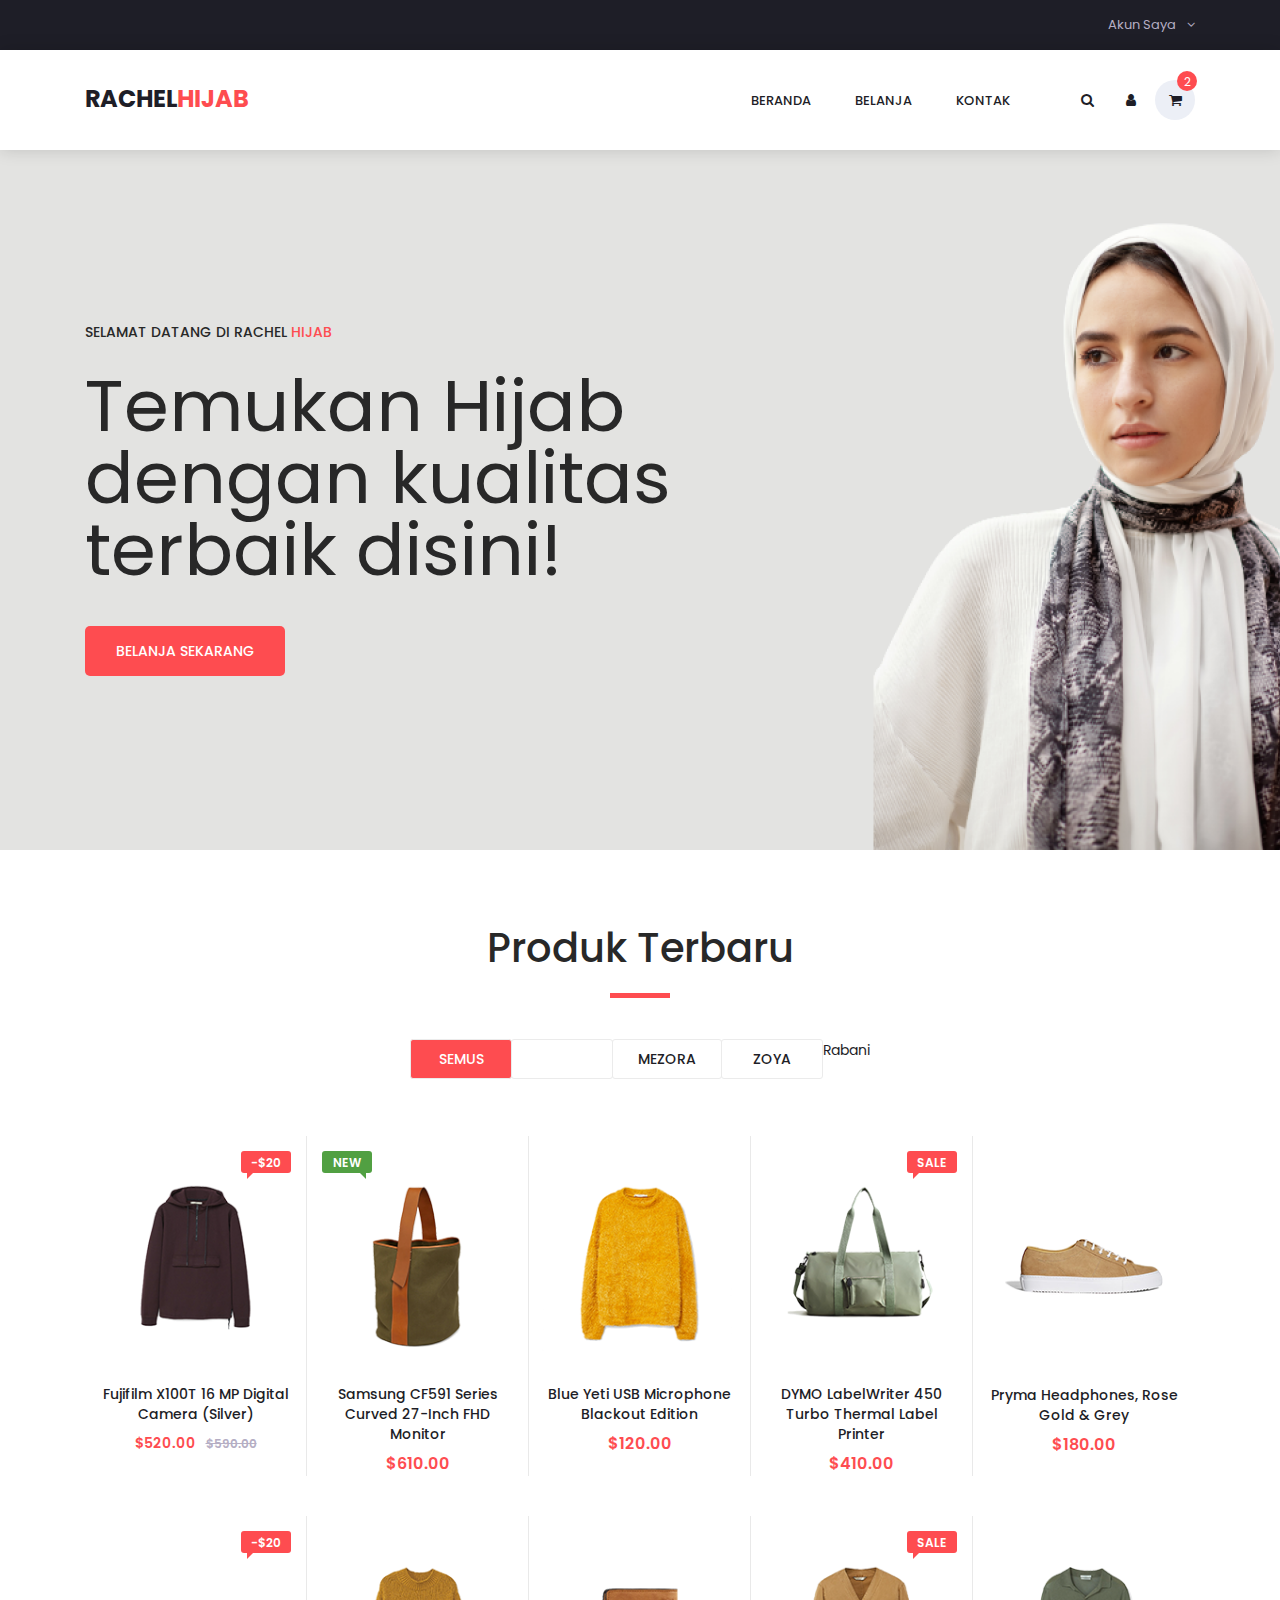
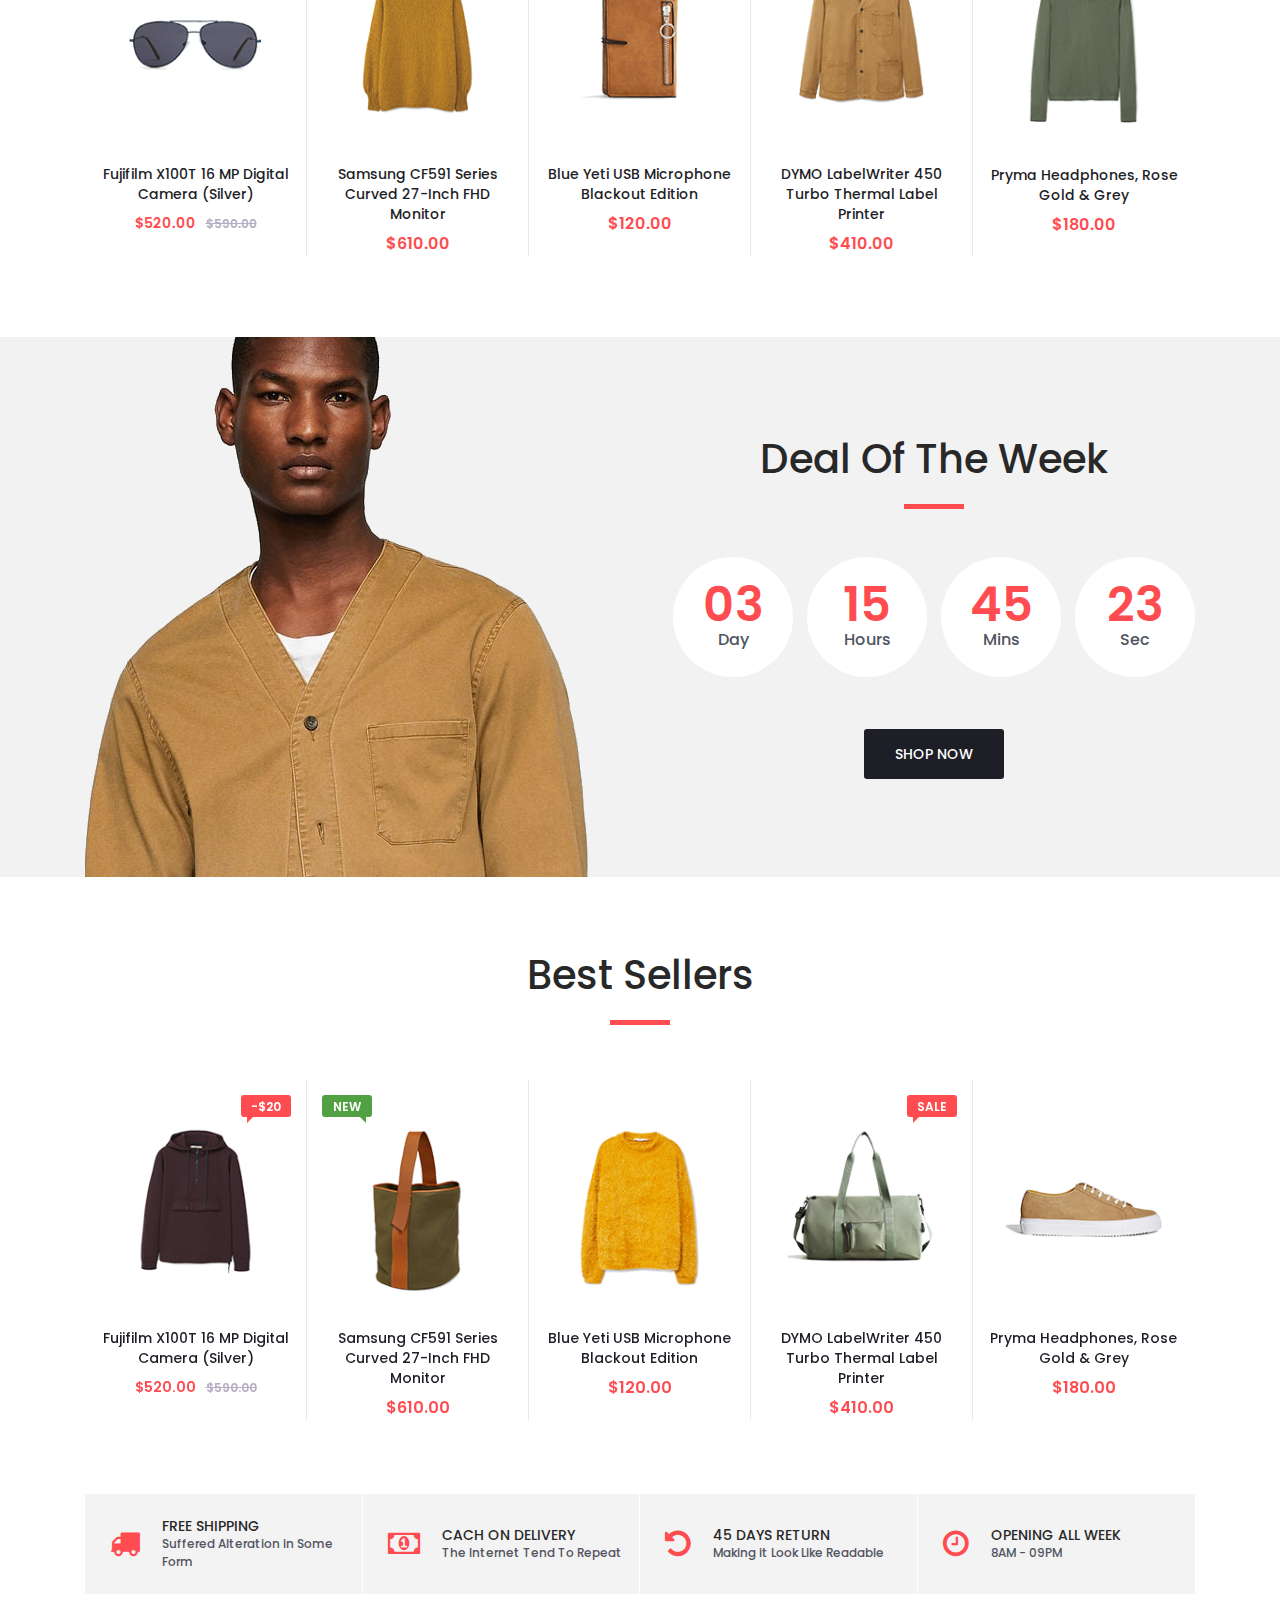
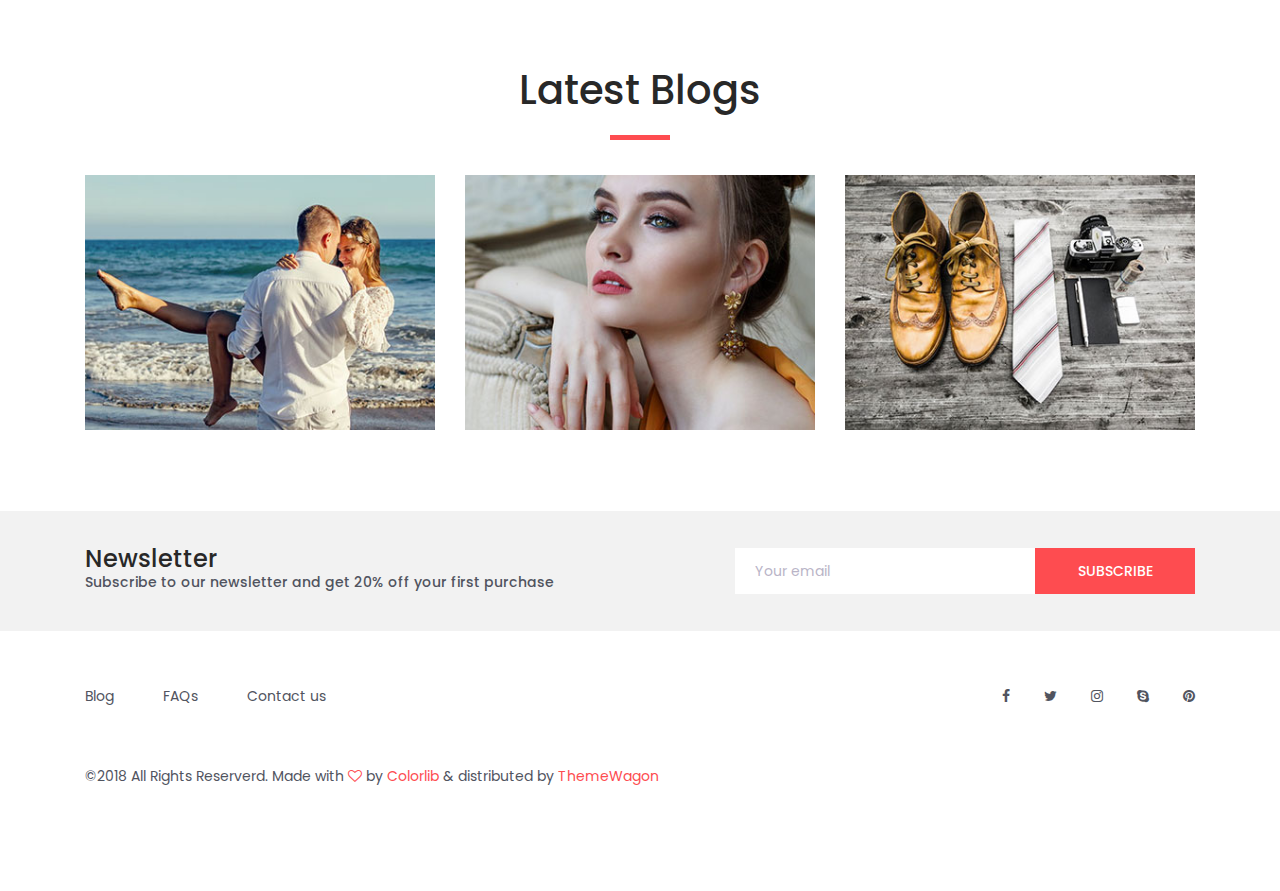
<file: index.html>
<!DOCTYPE html>
<html lang="en">
  <head>
    <title>Rachel Hijab</title>
    <meta charset="utf-8" />
    <meta http-equiv="X-UA-Compatible" content="IE=edge" />
    <meta name="description" content="Colo Shop Template" />
    <meta name="viewport" content="width=device-width, initial-scale=1" />
    <link rel="stylesheet" type="text/css" href="styles/bootstrap4/bootstrap.min.css" />
    <link href="plugins/font-awesome-4.7.0/css/font-awesome.min.css" rel="stylesheet" type="text/css" />
    <link rel="stylesheet" type="text/css" href="plugins/OwlCarousel2-2.2.1/owl.carousel.css" />
    <link rel="stylesheet" type="text/css" href="plugins/OwlCarousel2-2.2.1/owl.theme.default.css" />
    <link rel="stylesheet" type="text/css" href="plugins/OwlCarousel2-2.2.1/animate.css" />
    <link rel="stylesheet" type="text/css" href="styles/main_styles.css" />
    <link rel="stylesheet" type="text/css" href="styles/responsive.css" />
  </head>

  <body>
    <div class="super_container">
      <!-- Header -->

      <header class="header trans_300">
       <!-- Top Navigation -->

		<div class="top_nav">
			<div class="container">
				<div class="row">
					<div class="col-md-6">
					</div>
					<div class="col-md-6 text-right">
						<div class="top_nav_right">
							<ul class="top_nav_menu">

								<!--  My Account -->
								<li class="account">
									<a href="#">
										Akun Saya
										<i class="fa fa-angle-down"></i>
									</a>
									<ul class="account_selection">
										<li><a href="#"><i class="fa fa-sign-in" aria-hidden="true"></i>Masuk</a></li>
										<li><a href="#"><i class="fa fa-user-plus" aria-hidden="true"></i>Daftar</a></li>
									</ul>
								</li>
							</ul>
						</div>
					</div>
				</div>
			</div>
		</div>

		<!-- Main Navigation -->

		<div class="main_nav_container">
			<div class="container">
				<div class="row">
					<div class="col-lg-12 text-right">
						<div class="logo_container">
							<a href="#">Rachel<span>Hijab</span></a>
						</div>
						<nav class="navbar">
							<ul class="navbar_menu">
								<li><a href="index.html">Beranda</a></li>
								<li><a href="categories.html">Belanja</a></li>
								<li><a href="contact.html">Kontak</a></li>
							</ul>
							<ul class="navbar_user">
								<li><a href="#"><i class="fa fa-search" aria-hidden="true"></i></a></li>
								<li><a href="#"><i class="fa fa-user" aria-hidden="true"></i></a></li>
								<li class="checkout">
									<a href="#">
										<i class="fa fa-shopping-cart" aria-hidden="true"></i>
										<span id="checkout_items" class="checkout_items">2</span>
									</a>
								</li>
							</ul>
							<div class="hamburger_container">
								<i class="fa fa-bars" aria-hidden="true"></i>
							</div>
						</nav>
					</div>
				</div>
			</div>
		</div>

	</header>

	<!-- navi hambur -->

      <div class="fs_menu_overlay"></div>
      <div class="hamburger_menu">
        <div class="hamburger_close"><i class="fa fa-times" aria-hidden="true"></i></div>
        <div class="hamburger_menu_content text-right">
          <ul class="menu_top_nav">
            <li class="menu_item has-children">
              <a href="#">
                usd
                <i class="fa fa-angle-down"></i>
              </a>
              <ul class="menu_selection">
                <li><a href="#">cad</a></li>
                <li><a href="#">aud</a></li>
                <li><a href="#">eur</a></li>
                <li><a href="#">gbp</a></li>
              </ul>
            </li>
            <li class="menu_item has-children">
              <a href="#">
                English
                <i class="fa fa-angle-down"></i>
              </a>
              <ul class="menu_selection">
                <li><a href="#">French</a></li>
                <li><a href="#">Italian</a></li>
                <li><a href="#">German</a></li>
                <li><a href="#">Spanish</a></li>
              </ul>
            </li>
            <li class="menu_item has-children">
              <a href="#">
                My Account
                <i class="fa fa-angle-down"></i>
              </a>
              <ul class="menu_selection">
                <li>
                  <a href="#"><i class="fa fa-sign-in" aria-hidden="true"></i>Sign In</a>
                </li>
                <li>
                  <a href="#"><i class="fa fa-user-plus" aria-hidden="true"></i>Register</a>
                </li>
              </ul>
            </li>
            <li class="menu_item"><a href="#">home</a></li>
            <li class="menu_item"><a href="#">shop</a></li>
            <li class="menu_item"><a href="#">promotion</a></li>
            <li class="menu_item"><a href="#">pages</a></li>
            <li class="menu_item"><a href="#">blog</a></li>
            <li class="menu_item"><a href="#">contact</a></li>
          </ul>
        </div>
      </div>

      <!-- Slider -->

      <div class="main_slider" style="background-image: url(images/slider-1.png)">
        <div class="container fill_height">
          <div class="row align-items-center fill_height">
            <div class="col">
              <div class="main_slider_content">
                <h6>Selamat datang di Rachel <span>Hijab</span></h6>
                <h1>Temukan Hijab dengan kualitas terbaik disini!</h1>
                <div class="red_button shop_now_button"><a href="#">Belanja Sekarang</a></div>
              </div>
            </div>
          </div>
        </div>
      </div>


      <!-- New Arrivals -->

      <div class="new_arrivals">
        <div class="container">
          <div class="row">
            <div class="col text-center">
              <div class="section_title new_arrivals_title">
                <h2>Produk Terbaru</h2>
              </div>
            </div>
          </div>
          <div class="row align-items-center">
            <div class="col text-center">
              <div class="new_arrivals_sorting">
                <ul class="arrivals_grid_sorting clearfix button-group filters-button-group">
                  <li class="grid_sorting_button button d-flex flex-column justify-content-center align-items-center active is-checked" data-filter="*">Semus</li>
                  <li class="grid_sorting_button button d-flex flex-column justify-content-center align-items-center" data-filter=".women"></li>Rabani</li>
                  <li class="grid_sorting_button button d-flex flex-column justify-content-center align-items-center" data-filter=".accessories">Mezora</li>
                  <li class="grid_sorting_button button d-flex flex-column justify-content-center align-items-center" data-filter=".men">Zoya</li>
                </ul>
              </div>
            </div>
          </div>
          <div class="row">
            <div class="col">
              <div class="product-grid" data-isotope='{ "itemSelector": ".product-item", "layoutMode": "fitRows" }'>
                <!-- Product 1 -->

                <div class="product-item men">
                  <div class="product discount product_filter">
                    <div class="product_image">
                      <img src="images/product_1.png" alt="" />
                    </div>
                    <div class="favorite favorite_left"></div>
                    <div class="product_bubble product_bubble_right product_bubble_red d-flex flex-column align-items-center"><span>-$20</span></div>
                    <div class="product_info">
                      <h6 class="product_name"><a href="single.html">Fujifilm X100T 16 MP Digital Camera (Silver)</a></h6>
                      <div class="product_price">$520.00<span>$590.00</span></div>
                    </div>
                  </div>
                  <div class="red_button add_to_cart_button"><a href="#">add to cart</a></div>
                </div>

                <!-- Product 2 -->

                <div class="product-item women">
                  <div class="product product_filter">
                    <div class="product_image">
                      <img src="images/product_2.png" alt="" />
                    </div>
                    <div class="favorite"></div>
                    <div class="product_bubble product_bubble_left product_bubble_green d-flex flex-column align-items-center"><span>new</span></div>
                    <div class="product_info">
                      <h6 class="product_name"><a href="single.html">Samsung CF591 Series Curved 27-Inch FHD Monitor</a></h6>
                      <div class="product_price">$610.00</div>
                    </div>
                  </div>
                  <div class="red_button add_to_cart_button"><a href="#">add to cart</a></div>
                </div>

                <!-- Product 3 -->

                <div class="product-item women">
                  <div class="product product_filter">
                    <div class="product_image">
                      <img src="images/product_3.png" alt="" />
                    </div>
                    <div class="favorite"></div>
                    <div class="product_info">
                      <h6 class="product_name"><a href="single.html">Blue Yeti USB Microphone Blackout Edition</a></h6>
                      <div class="product_price">$120.00</div>
                    </div>
                  </div>
                  <div class="red_button add_to_cart_button"><a href="#">add to cart</a></div>
                </div>

                <!-- Product 4 -->

                <div class="product-item accessories">
                  <div class="product product_filter">
                    <div class="product_image">
                      <img src="images/product_4.png" alt="" />
                    </div>
                    <div class="product_bubble product_bubble_right product_bubble_red d-flex flex-column align-items-center"><span>sale</span></div>
                    <div class="favorite favorite_left"></div>
                    <div class="product_info">
                      <h6 class="product_name"><a href="single.html">DYMO LabelWriter 450 Turbo Thermal Label Printer</a></h6>
                      <div class="product_price">$410.00</div>
                    </div>
                  </div>
                  <div class="red_button add_to_cart_button"><a href="#">add to cart</a></div>
                </div>

                <!-- Product 5 -->

                <div class="product-item women men">
                  <div class="product product_filter">
                    <div class="product_image">
                      <img src="images/product_5.png" alt="" />
                    </div>
                    <div class="favorite"></div>
                    <div class="product_info">
                      <h6 class="product_name"><a href="single.html">Pryma Headphones, Rose Gold & Grey</a></h6>
                      <div class="product_price">$180.00</div>
                    </div>
                  </div>
                  <div class="red_button add_to_cart_button"><a href="#">add to cart</a></div>
                </div>

                <!-- Product 6 -->

                <div class="product-item accessories">
                  <div class="product discount product_filter">
                    <div class="product_image">
                      <img src="images/product_6.png" alt="" />
                    </div>
                    <div class="favorite favorite_left"></div>
                    <div class="product_bubble product_bubble_right product_bubble_red d-flex flex-column align-items-center"><span>-$20</span></div>
                    <div class="product_info">
                      <h6 class="product_name"><a href="#single.html">Fujifilm X100T 16 MP Digital Camera (Silver)</a></h6>
                      <div class="product_price">$520.00<span>$590.00</span></div>
                    </div>
                  </div>
                  <div class="red_button add_to_cart_button"><a href="#">add to cart</a></div>
                </div>

                <!-- Product 7 -->

                <div class="product-item women">
                  <div class="product product_filter">
                    <div class="product_image">
                      <img src="images/product_7.png" alt="" />
                    </div>
                    <div class="favorite"></div>
                    <div class="product_info">
                      <h6 class="product_name"><a href="single.html">Samsung CF591 Series Curved 27-Inch FHD Monitor</a></h6>
                      <div class="product_price">$610.00</div>
                    </div>
                  </div>
                  <div class="red_button add_to_cart_button"><a href="#">add to cart</a></div>
                </div>

                <!-- Product 8 -->

                <div class="product-item accessories">
                  <div class="product product_filter">
                    <div class="product_image">
                      <img src="images/product_8.png" alt="" />
                    </div>
                    <div class="favorite"></div>
                    <div class="product_info">
                      <h6 class="product_name"><a href="single.html">Blue Yeti USB Microphone Blackout Edition</a></h6>
                      <div class="product_price">$120.00</div>
                    </div>
                  </div>
                  <div class="red_button add_to_cart_button"><a href="#">add to cart</a></div>
                </div>

                <!-- Product 9 -->

                <div class="product-item men">
                  <div class="product product_filter">
                    <div class="product_image">
                      <img src="images/product_9.png" alt="" />
                    </div>
                    <div class="product_bubble product_bubble_right product_bubble_red d-flex flex-column align-items-center"><span>sale</span></div>
                    <div class="favorite favorite_left"></div>
                    <div class="product_info">
                      <h6 class="product_name"><a href="single.html">DYMO LabelWriter 450 Turbo Thermal Label Printer</a></h6>
                      <div class="product_price">$410.00</div>
                    </div>
                  </div>
                  <div class="red_button add_to_cart_button"><a href="#">add to cart</a></div>
                </div>

                <!-- Product 10 -->

                <div class="product-item men">
                  <div class="product product_filter">
                    <div class="product_image">
                      <img src="images/product_10.png" alt="" />
                    </div>
                    <div class="favorite"></div>
                    <div class="product_info">
                      <h6 class="product_name"><a href="single.html">Pryma Headphones, Rose Gold & Grey</a></h6>
                      <div class="product_price">$180.00</div>
                    </div>
                  </div>
                  <div class="red_button add_to_cart_button"><a href="#">add to cart</a></div>
                </div>
              </div>
            </div>
          </div>
        </div>
      </div>

      <!-- Deal of the week -->

      <div class="deal_ofthe_week">
        <div class="container">
          <div class="row align-items-center">
            <div class="col-lg-6">
              <div class="deal_ofthe_week_img">
                <img src="images/deal_ofthe_week.png" alt="" />
              </div>
            </div>
            <div class="col-lg-6 text-right deal_ofthe_week_col">
              <div class="deal_ofthe_week_content d-flex flex-column align-items-center float-right">
                <div class="section_title">
                  <h2>Deal Of The Week</h2>
                </div>
                <ul class="timer">
                  <li class="d-inline-flex flex-column justify-content-center align-items-center">
                    <div id="day" class="timer_num">03</div>
                    <div class="timer_unit">Day</div>
                  </li>
                  <li class="d-inline-flex flex-column justify-content-center align-items-center">
                    <div id="hour" class="timer_num">15</div>
                    <div class="timer_unit">Hours</div>
                  </li>
                  <li class="d-inline-flex flex-column justify-content-center align-items-center">
                    <div id="minute" class="timer_num">45</div>
                    <div class="timer_unit">Mins</div>
                  </li>
                  <li class="d-inline-flex flex-column justify-content-center align-items-center">
                    <div id="second" class="timer_num">23</div>
                    <div class="timer_unit">Sec</div>
                  </li>
                </ul>
                <div class="red_button deal_ofthe_week_button"><a href="#">shop now</a></div>
              </div>
            </div>
          </div>
        </div>
      </div>

      <!-- Best Sellers -->

      <div class="best_sellers">
        <div class="container">
          <div class="row">
            <div class="col text-center">
              <div class="section_title new_arrivals_title">
                <h2>Best Sellers</h2>
              </div>
            </div>
          </div>
          <div class="row">
            <div class="col">
              <div class="product_slider_container">
                <div class="owl-carousel owl-theme product_slider">
                  <!-- Slide 1 -->

                  <div class="owl-item product_slider_item">
                    <div class="product-item">
                      <div class="product discount">
                        <div class="product_image">
                          <img src="images/product_1.png" alt="" />
                        </div>
                        <div class="favorite favorite_left"></div>
                        <div class="product_bubble product_bubble_right product_bubble_red d-flex flex-column align-items-center"><span>-$20</span></div>
                        <div class="product_info">
                          <h6 class="product_name"><a href="single.html">Fujifilm X100T 16 MP Digital Camera (Silver)</a></h6>
                          <div class="product_price">$520.00<span>$590.00</span></div>
                        </div>
                      </div>
                    </div>
                  </div>

                  <!-- Slide 2 -->

                  <div class="owl-item product_slider_item">
                    <div class="product-item women">
                      <div class="product">
                        <div class="product_image">
                          <img src="images/product_2.png" alt="" />
                        </div>
                        <div class="favorite"></div>
                        <div class="product_bubble product_bubble_left product_bubble_green d-flex flex-column align-items-center"><span>new</span></div>
                        <div class="product_info">
                          <h6 class="product_name"><a href="single.html">Samsung CF591 Series Curved 27-Inch FHD Monitor</a></h6>
                          <div class="product_price">$610.00</div>
                        </div>
                      </div>
                    </div>
                  </div>

                  <!-- Slide 3 -->

                  <div class="owl-item product_slider_item">
                    <div class="product-item women">
                      <div class="product">
                        <div class="product_image">
                          <img src="images/product_3.png" alt="" />
                        </div>
                        <div class="favorite"></div>
                        <div class="product_info">
                          <h6 class="product_name"><a href="single.html">Blue Yeti USB Microphone Blackout Edition</a></h6>
                          <div class="product_price">$120.00</div>
                        </div>
                      </div>
                    </div>
                  </div>

                  <!-- Slide 4 -->

                  <div class="owl-item product_slider_item">
                    <div class="product-item accessories">
                      <div class="product">
                        <div class="product_image">
                          <img src="images/product_4.png" alt="" />
                        </div>
                        <div class="product_bubble product_bubble_right product_bubble_red d-flex flex-column align-items-center"><span>sale</span></div>
                        <div class="favorite favorite_left"></div>
                        <div class="product_info">
                          <h6 class="product_name"><a href="single.html">DYMO LabelWriter 450 Turbo Thermal Label Printer</a></h6>
                          <div class="product_price">$410.00</div>
                        </div>
                      </div>
                    </div>
                  </div>

                  <!-- Slide 5 -->

                  <div class="owl-item product_slider_item">
                    <div class="product-item women men">
                      <div class="product">
                        <div class="product_image">
                          <img src="images/product_5.png" alt="" />
                        </div>
                        <div class="favorite"></div>
                        <div class="product_info">
                          <h6 class="product_name"><a href="single.html">Pryma Headphones, Rose Gold & Grey</a></h6>
                          <div class="product_price">$180.00</div>
                        </div>
                      </div>
                    </div>
                  </div>

                  <!-- Slide 6 -->

                  <div class="owl-item product_slider_item">
                    <div class="product-item accessories">
                      <div class="product discount">
                        <div class="product_image">
                          <img src="images/product_6.png" alt="" />
                        </div>
                        <div class="favorite favorite_left"></div>
                        <div class="product_bubble product_bubble_right product_bubble_red d-flex flex-column align-items-center"><span>-$20</span></div>
                        <div class="product_info">
                          <h6 class="product_name"><a href="single.html">Fujifilm X100T 16 MP Digital Camera (Silver)</a></h6>
                          <div class="product_price">$520.00<span>$590.00</span></div>
                        </div>
                      </div>
                    </div>
                  </div>

                  <!-- Slide 7 -->

                  <div class="owl-item product_slider_item">
                    <div class="product-item women">
                      <div class="product">
                        <div class="product_image">
                          <img src="images/product_7.png" alt="" />
                        </div>
                        <div class="favorite"></div>
                        <div class="product_info">
                          <h6 class="product_name"><a href="single.html">Samsung CF591 Series Curved 27-Inch FHD Monitor</a></h6>
                          <div class="product_price">$610.00</div>
                        </div>
                      </div>
                    </div>
                  </div>

                  <!-- Slide 8 -->

                  <div class="owl-item product_slider_item">
                    <div class="product-item accessories">
                      <div class="product">
                        <div class="product_image">
                          <img src="images/product_8.png" alt="" />
                        </div>
                        <div class="favorite"></div>
                        <div class="product_info">
                          <h6 class="product_name"><a href="single.html">Blue Yeti USB Microphone Blackout Edition</a></h6>
                          <div class="product_price">$120.00</div>
                        </div>
                      </div>
                    </div>
                  </div>

                  <!-- Slide 9 -->

                  <div class="owl-item product_slider_item">
                    <div class="product-item men">
                      <div class="product">
                        <div class="product_image">
                          <img src="images/product_9.png" alt="" />
                        </div>
                        <div class="product_bubble product_bubble_right product_bubble_red d-flex flex-column align-items-center"><span>sale</span></div>
                        <div class="favorite favorite_left"></div>
                        <div class="product_info">
                          <h6 class="product_name"><a href="single.html">DYMO LabelWriter 450 Turbo Thermal Label Printer</a></h6>
                          <div class="product_price">$410.00</div>
                        </div>
                      </div>
                    </div>
                  </div>

                  <!-- Slide 10 -->

                  <div class="owl-item product_slider_item">
                    <div class="product-item men">
                      <div class="product">
                        <div class="product_image">
                          <img src="images/product_10.png" alt="" />
                        </div>
                        <div class="favorite"></div>
                        <div class="product_info">
                          <h6 class="product_name"><a href="single.html">Pryma Headphones, Rose Gold & Grey</a></h6>
                          <div class="product_price">$180.00</div>
                        </div>
                      </div>
                    </div>
                  </div>
                </div>

                <!-- Slider Navigation -->

                <div class="product_slider_nav_left product_slider_nav d-flex align-items-center justify-content-center flex-column">
                  <i class="fa fa-chevron-left" aria-hidden="true"></i>
                </div>
                <div class="product_slider_nav_right product_slider_nav d-flex align-items-center justify-content-center flex-column">
                  <i class="fa fa-chevron-right" aria-hidden="true"></i>
                </div>
              </div>
            </div>
          </div>
        </div>
      </div>

      <!-- Benefit -->

      <div class="benefit">
        <div class="container">
          <div class="row benefit_row">
            <div class="col-lg-3 benefit_col">
              <div class="benefit_item d-flex flex-row align-items-center">
                <div class="benefit_icon"><i class="fa fa-truck" aria-hidden="true"></i></div>
                <div class="benefit_content">
                  <h6>free shipping</h6>
                  <p>Suffered Alteration in Some Form</p>
                </div>
              </div>
            </div>
            <div class="col-lg-3 benefit_col">
              <div class="benefit_item d-flex flex-row align-items-center">
                <div class="benefit_icon"><i class="fa fa-money" aria-hidden="true"></i></div>
                <div class="benefit_content">
                  <h6>cach on delivery</h6>
                  <p>The Internet Tend To Repeat</p>
                </div>
              </div>
            </div>
            <div class="col-lg-3 benefit_col">
              <div class="benefit_item d-flex flex-row align-items-center">
                <div class="benefit_icon"><i class="fa fa-undo" aria-hidden="true"></i></div>
                <div class="benefit_content">
                  <h6>45 days return</h6>
                  <p>Making it Look Like Readable</p>
                </div>
              </div>
            </div>
            <div class="col-lg-3 benefit_col">
              <div class="benefit_item d-flex flex-row align-items-center">
                <div class="benefit_icon"><i class="fa fa-clock-o" aria-hidden="true"></i></div>
                <div class="benefit_content">
                  <h6>opening all week</h6>
                  <p>8AM - 09PM</p>
                </div>
              </div>
            </div>
          </div>
        </div>
      </div>

      <!-- Blogs -->

      <div class="blogs">
        <div class="container">
          <div class="row">
            <div class="col text-center">
              <div class="section_title">
                <h2>Latest Blogs</h2>
              </div>
            </div>
          </div>
          <div class="row blogs_container">
            <div class="col-lg-4 blog_item_col">
              <div class="blog_item">
                <div class="blog_background" style="background-image: url(images/blog_1.jpg)"></div>
                <div class="blog_content d-flex flex-column align-items-center justify-content-center text-center">
                  <h4 class="blog_title">Here are the trends I see coming this fall</h4>
                  <span class="blog_meta">by admin | dec 01, 2017</span>
                  <a class="blog_more" href="#">Read more</a>
                </div>
              </div>
            </div>
            <div class="col-lg-4 blog_item_col">
              <div class="blog_item">
                <div class="blog_background" style="background-image: url(images/blog_2.jpg)"></div>
                <div class="blog_content d-flex flex-column align-items-center justify-content-center text-center">
                  <h4 class="blog_title">Here are the trends I see coming this fall</h4>
                  <span class="blog_meta">by admin | dec 01, 2017</span>
                  <a class="blog_more" href="#">Read more</a>
                </div>
              </div>
            </div>
            <div class="col-lg-4 blog_item_col">
              <div class="blog_item">
                <div class="blog_background" style="background-image: url(images/blog_3.jpg)"></div>
                <div class="blog_content d-flex flex-column align-items-center justify-content-center text-center">
                  <h4 class="blog_title">Here are the trends I see coming this fall</h4>
                  <span class="blog_meta">by admin | dec 01, 2017</span>
                  <a class="blog_more" href="#">Read more</a>
                </div>
              </div>
            </div>
          </div>
        </div>
      </div>

      <!-- Newsletter -->

      <div class="newsletter">
        <div class="container">
          <div class="row">
            <div class="col-lg-6">
              <div class="newsletter_text d-flex flex-column justify-content-center align-items-lg-start align-items-md-center text-center">
                <h4>Newsletter</h4>
                <p>Subscribe to our newsletter and get 20% off your first purchase</p>
              </div>
            </div>
            <div class="col-lg-6">
              <form action="post">
                <div class="newsletter_form d-flex flex-md-row flex-column flex-xs-column align-items-center justify-content-lg-end justify-content-center">
                  <input id="newsletter_email" type="email" placeholder="Your email" required="required" data-error="Valid email is required." />
                  <button id="newsletter_submit" type="submit" class="newsletter_submit_btn trans_300" value="Submit">subscribe</button>
                </div>
              </form>
            </div>
          </div>
        </div>
      </div>

      <!-- Footer -->

      <footer class="footer">
        <div class="container">
          <div class="row">
            <div class="col-lg-6">
              <div class="footer_nav_container d-flex flex-sm-row flex-column align-items-center justify-content-lg-start justify-content-center text-center">
                <ul class="footer_nav">
                  <li><a href="#">Blog</a></li>
                  <li><a href="#">FAQs</a></li>
                  <li><a href="contact.html">Contact us</a></li>
                </ul>
              </div>
            </div>
            <div class="col-lg-6">
              <div class="footer_social d-flex flex-row align-items-center justify-content-lg-end justify-content-center">
                <ul>
                  <li>
                    <a href="#"><i class="fa fa-facebook" aria-hidden="true"></i></a>
                  </li>
                  <li>
                    <a href="#"><i class="fa fa-twitter" aria-hidden="true"></i></a>
                  </li>
                  <li>
                    <a href="#"><i class="fa fa-instagram" aria-hidden="true"></i></a>
                  </li>
                  <li>
                    <a href="#"><i class="fa fa-skype" aria-hidden="true"></i></a>
                  </li>
                  <li>
                    <a href="#"><i class="fa fa-pinterest" aria-hidden="true"></i></a>
                  </li>
                </ul>
              </div>
            </div>
          </div>
          <div class="row">
            <div class="col-lg-12">
              <div class="footer_nav_container">
                <div class="cr">©2018 All Rights Reserverd. Made with <i class="fa fa-heart-o" aria-hidden="true"></i> by <a href="#">Colorlib</a> &amp; distributed by <a href="https://themewagon.com">ThemeWagon</a></div>
              </div>
            </div>
          </div>
        </div>
      </footer>
    </div>

    <script src="js/jquery-3.2.1.min.js"></script>
    <script src="styles/bootstrap4/popper.js"></script>
    <script src="styles/bootstrap4/bootstrap.min.js"></script>
    <script src="plugins/Isotope/isotope.pkgd.min.js"></script>
    <script src="plugins/OwlCarousel2-2.2.1/owl.carousel.js"></script>
    <script src="plugins/easing/easing.js"></script>
    <script src="js/custom.js"></script>
  </body>
</html>
</file>
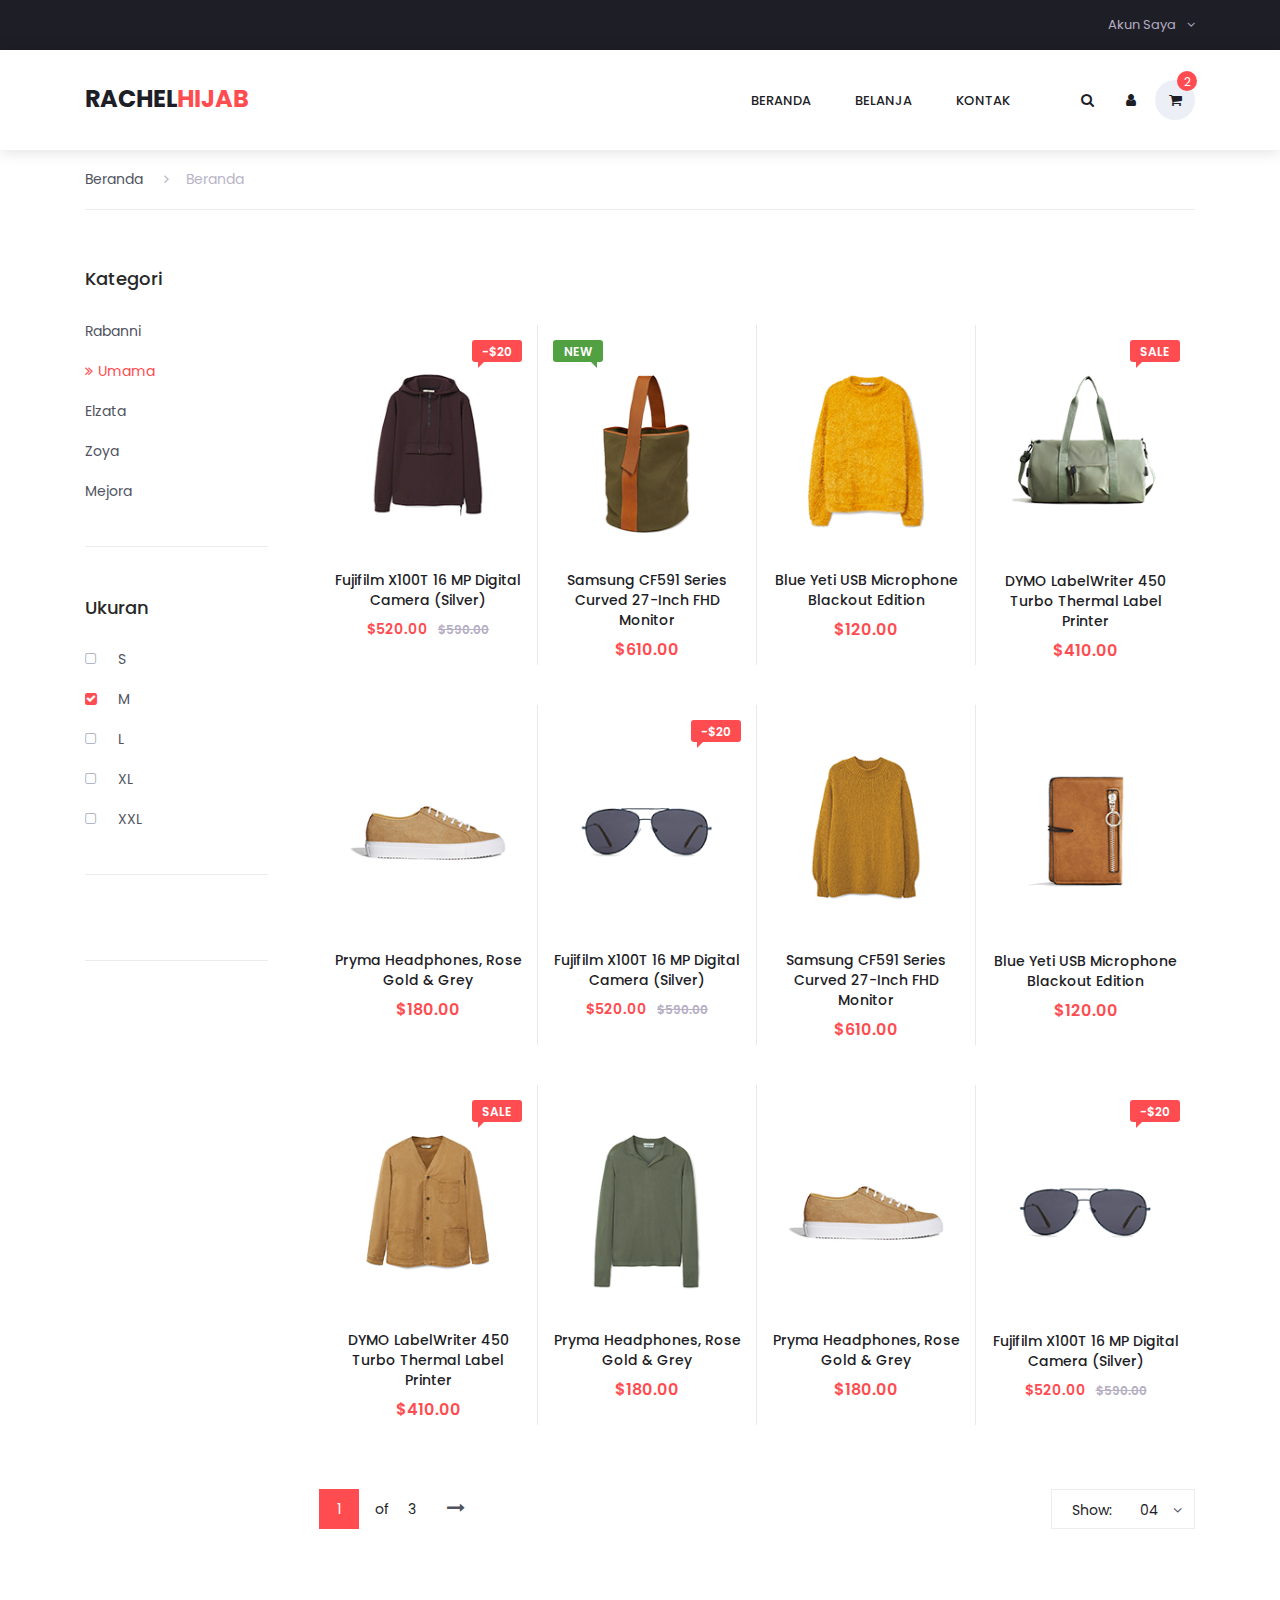
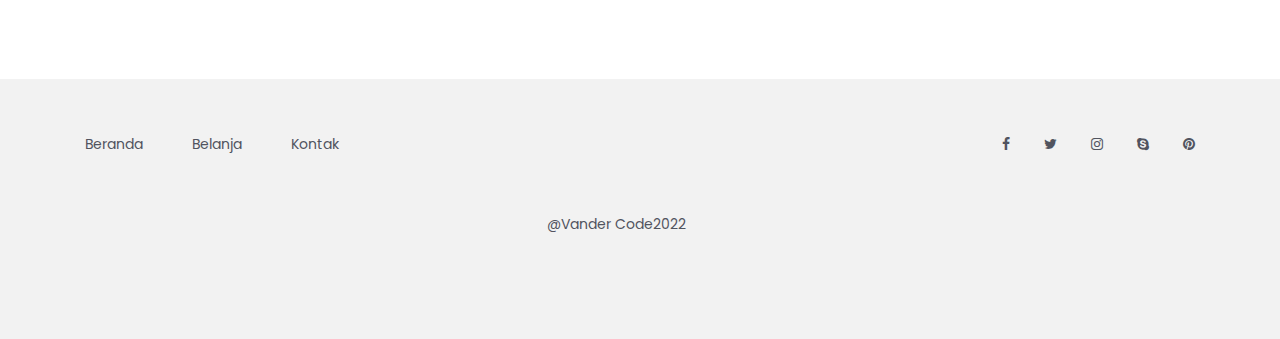
<file: categories.html>
<!DOCTYPE html>
<html lang="en">
<head>
<title>Colo Shop Categories</title>
<meta charset="utf-8">
<meta http-equiv="X-UA-Compatible" content="IE=edge">
<meta name="description" content="Colo Shop Template">
<meta name="viewport" content="width=device-width, initial-scale=1">
<link rel="stylesheet" type="text/css" href="styles/bootstrap4/bootstrap.min.css">
<link href="plugins/font-awesome-4.7.0/css/font-awesome.min.css" rel="stylesheet" type="text/css">
<link rel="stylesheet" type="text/css" href="plugins/OwlCarousel2-2.2.1/owl.carousel.css">
<link rel="stylesheet" type="text/css" href="plugins/OwlCarousel2-2.2.1/owl.theme.default.css">
<link rel="stylesheet" type="text/css" href="plugins/OwlCarousel2-2.2.1/animate.css">
<link rel="stylesheet" type="text/css" href="plugins/jquery-ui-1.12.1.custom/jquery-ui.css">
<link rel="stylesheet" type="text/css" href="styles/categories_styles.css">
<link rel="stylesheet" type="text/css" href="styles/categories_responsive.css">
</head>

<body>

<div class="super_container">

	<!-- Header -->

	<header class="header trans_300">

		<!-- Top Navigation -->

		<div class="top_nav">
			<div class="container">
				<div class="row">
					<div class="col-md-6">
					</div>
					<div class="col-md-6 text-right">
						<div class="top_nav_right">
							<ul class="top_nav_menu">

								<!--  My Account -->
								<li class="account">
									<a href="#">
										Akun Saya
										<i class="fa fa-angle-down"></i>
									</a>
									<ul class="account_selection">
										<li><a href="#"><i class="fa fa-sign-in" aria-hidden="true"></i>Masuk</a></li>
										<li><a href="#"><i class="fa fa-user-plus" aria-hidden="true"></i>Daftar</a></li>
									</ul>
								</li>
							</ul>
						</div>
					</div>
				</div>
			</div>
		</div>

		<!-- Main Navigation -->

		<div class="main_nav_container">
			<div class="container">
				<div class="row">
					<div class="col-lg-12 text-right">
						<div class="logo_container">
							<a href="#">Rachel<span>Hijab</span></a>
						</div>
						<nav class="navbar">
							<ul class="navbar_menu">
								<li><a href="index.html">Beranda</a></li>
								<li><a href="categories.html">Belanja</a></li>
								<li><a href="contact.html">Kontak</a></li>
							</ul>
							<ul class="navbar_user">
								<li><a href="#"><i class="fa fa-search" aria-hidden="true"></i></a></li>
								<li><a href="#"><i class="fa fa-user" aria-hidden="true"></i></a></li>
								<li class="checkout">
									<a href="#">
										<i class="fa fa-shopping-cart" aria-hidden="true"></i>
										<span id="checkout_items" class="checkout_items">2</span>
									</a>
								</li>
							</ul>
							<div class="hamburger_container">
								<i class="fa fa-bars" aria-hidden="true"></i>
							</div>
						</nav>
					</div>
				</div>
			</div>
		</div>

	</header>

	<div class="fs_menu_overlay"></div>

	<!-- Hamburger Menu -->

	<div class="hamburger_menu">
		<div class="hamburger_close"><i class="fa fa-times" aria-hidden="true"></i></div>
		<div class="hamburger_menu_content text-right">
			<ul class="menu_top_nav">
				<li class="menu_item has-children">
					<a href="#">
						Akun Saya
						<i class="fa fa-angle-down"></i>
					</a>
					<ul class="menu_selection">
						<li><a href="#"><i class="fa fa-sign-in" aria-hidden="true"></i>Masuk</a></li>
						<li><a href="#"><i class="fa fa-user-plus" aria-hidden="true"></i>Daftar</a></li>
					</ul>
				</li>
				<li class="menu_item"><a href="#">Beranda</a></li>
				<li class="menu_item"><a href="#">Belanja</a></li>
				<li class="menu_item"><a href="#">Kontak</a></li>
			</ul>
		</div>
	</div>

	<div class="container product_section_container">
		<div class="row">
			<div class="col product_section clearfix">

				<!-- Breadcrumbs -->

				<div class="breadcrumbs d-flex flex-row align-items-center">
					<ul>
						<li><a href="index.html">Beranda</a></li>
						<li class="active"><a href="index.html"><i class="fa fa-angle-right" aria-hidden="true"></i>Beranda</a></li>
					</ul>
				</div>

				<!-- Sidebar -->

				<div class="sidebar">
					<div class="sidebar_section">
						<div class="sidebar_title">
							<h5>Kategori</h5>
						</div>
						<ul class="sidebar_categories">
							<li><a href="#">Rabanni</a></li>
							<li class="active"><a href="#"><span><i class="fa fa-angle-double-right" aria-hidden="true"></i></span>Umama</a></li>
							<li><a href="#">Elzata</a></li>
							<li><a href="#">Zoya</a></li>
							<li><a href="#">Mejora</a></li>
						</ul>
					</div>
					<!-- Sizes -->
					<div class="sidebar_section">
						<div class="sidebar_title">
							<h5>Ukuran</h5>
						</div>
						<ul class="checkboxes">
							<li><i class="fa fa-square-o" aria-hidden="true"></i><span>S</span></li>
							<li class="active"><i class="fa fa-square" aria-hidden="true"></i><span>M</span></li>
							<li><i class="fa fa-square-o" aria-hidden="true"></i><span>L</span></li>
							<li><i class="fa fa-square-o" aria-hidden="true"></i><span>XL</span></li>
							<li><i class="fa fa-square-o" aria-hidden="true"></i><span>XXL</span></li>
						</ul>
					</div>

					<!-- Color -->
					<div class="sidebar_section">
						<div class="sidebar_title">
						</div>
					</div>

				</div>

				<!-- Main Content -->

				<div class="main_content">

					<!-- Products -->

					<div class="products_iso">
						<div class="row">
							<div class="col">

		

								<!-- Product Grid -->

								<div class="product-grid">

									<!-- Product 1 -->

									<div class="product-item men">
										<div class="product discount product_filter">
											<div class="product_image">
												<img src="images/product_1.png" alt="">
											</div>
											<div class="favorite favorite_left"></div>
											<div class="product_bubble product_bubble_right product_bubble_red d-flex flex-column align-items-center"><span>-$20</span></div>
											<div class="product_info">
												<h6 class="product_name"><a href="single.html">Fujifilm X100T 16 MP Digital Camera (Silver)</a></h6>
												<div class="product_price">$520.00<span>$590.00</span></div>
											</div>
										</div>
										<div class="red_button add_to_cart_button"><a href="#">add to cart</a></div>
									</div>

									<!-- Product 2 -->

									<div class="product-item women">
										<div class="product product_filter">
											<div class="product_image">
												<img src="images/product_2.png" alt="">
											</div>
											<div class="favorite"></div>
											<div class="product_bubble product_bubble_left product_bubble_green d-flex flex-column align-items-center"><span>new</span></div>
											<div class="product_info">
												<h6 class="product_name"><a href="single.html">Samsung CF591 Series Curved 27-Inch FHD Monitor</a></h6>
												<div class="product_price">$610.00</div>
											</div>
										</div>
										<div class="red_button add_to_cart_button"><a href="#">add to cart</a></div>
									</div>

									<!-- Product 3 -->

									<div class="product-item women">
										<div class="product product_filter">
											<div class="product_image">
												<img src="images/product_3.png" alt="">
											</div>
											<div class="favorite"></div>
											<div class="product_info">
												<h6 class="product_name"><a href="single.html">Blue Yeti USB Microphone Blackout Edition</a></h6>
												<div class="product_price">$120.00</div>
											</div>
										</div>
										<div class="red_button add_to_cart_button"><a href="#">add to cart</a></div>
									</div>

									<!-- Product 4 -->

									<div class="product-item accessories">
										<div class="product product_filter">
											<div class="product_image">
												<img src="images/product_4.png" alt="">
											</div>
											<div class="product_bubble product_bubble_right product_bubble_red d-flex flex-column align-items-center"><span>sale</span></div>
											<div class="favorite favorite_left"></div>
											<div class="product_info">
												<h6 class="product_name"><a href="single.html">DYMO LabelWriter 450 Turbo Thermal Label Printer</a></h6>
												<div class="product_price">$410.00</div>
											</div>
										</div>
										<div class="red_button add_to_cart_button"><a href="#">add to cart</a></div>
									</div>

									<!-- Product 5 -->

									<div class="product-item women men">
										<div class="product product_filter">
											<div class="product_image">
												<img src="images/product_5.png" alt="">
											</div>
											<div class="favorite"></div>
											<div class="product_info">
												<h6 class="product_name"><a href="single.html">Pryma Headphones, Rose Gold & Grey</a></h6>
												<div class="product_price">$180.00</div>
											</div>
										</div>
										<div class="red_button add_to_cart_button"><a href="#">add to cart</a></div>
									</div>

									<!-- Product 6 -->

									<div class="product-item accessories">
										<div class="product discount product_filter">
											<div class="product_image">
												<img src="images/product_6.png" alt="">
											</div>
											<div class="favorite favorite_left"></div>
											<div class="product_bubble product_bubble_right product_bubble_red d-flex flex-column align-items-center"><span>-$20</span></div>
											<div class="product_info">
												<h6 class="product_name"><a href="single.html">Fujifilm X100T 16 MP Digital Camera (Silver)</a></h6>
												<div class="product_price">$520.00<span>$590.00</span></div>
											</div>
										</div>
										<div class="red_button add_to_cart_button"><a href="#">add to cart</a></div>
									</div>

									<!-- Product 7 -->

									<div class="product-item women">
										<div class="product product_filter">
											<div class="product_image">
												<img src="images/product_7.png" alt="">
											</div>
											<div class="favorite"></div>
											<div class="product_info">
												<h6 class="product_name"><a href="single.html">Samsung CF591 Series Curved 27-Inch FHD Monitor</a></h6>
												<div class="product_price">$610.00</div>
											</div>
										</div>
										<div class="red_button add_to_cart_button"><a href="#">add to cart</a></div>
									</div>

									<!-- Product 8 -->

									<div class="product-item accessories">
										<div class="product product_filter">
											<div class="product_image">
												<img src="images/product_8.png" alt="">
											</div>
											<div class="favorite"></div>
											<div class="product_info">
												<h6 class="product_name"><a href="single.html">Blue Yeti USB Microphone Blackout Edition</a></h6>
												<div class="product_price">$120.00</div>
											</div>
										</div>
										<div class="red_button add_to_cart_button"><a href="#">add to cart</a></div>
									</div>

									<!-- Product 9 -->

									<div class="product-item men">
										<div class="product product_filter">
											<div class="product_image">
												<img src="images/product_9.png" alt="">
											</div>
											<div class="product_bubble product_bubble_right product_bubble_red d-flex flex-column align-items-center"><span>sale</span></div>
											<div class="favorite favorite_left"></div>
											<div class="product_info">
												<h6 class="product_name"><a href="single.html">DYMO LabelWriter 450 Turbo Thermal Label Printer</a></h6>
												<div class="product_price">$410.00</div>
											</div>
										</div>
										<div class="red_button add_to_cart_button"><a href="#">add to cart</a></div>
									</div>

									<!-- Product 10 -->

									<div class="product-item men">
										<div class="product product_filter">
											<div class="product_image">
												<img src="images/product_10.png" alt="">
											</div>
											<div class="favorite"></div>
											<div class="product_info">
												<h6 class="product_name"><a href="single.html">Pryma Headphones, Rose Gold & Grey</a></h6>
												<div class="product_price">$180.00</div>
											</div>
										</div>
										<div class="red_button add_to_cart_button"><a href="#">add to cart</a></div>
									</div>

									<!-- Product 11 -->

									<div class="product-item women men">
										<div class="product product_filter">
											<div class="product_image">
												<img src="images/product_5.png" alt="">
											</div>
											<div class="favorite"></div>
											<div class="product_info">
												<h6 class="product_name"><a href="single.html">Pryma Headphones, Rose Gold & Grey</a></h6>
												<div class="product_price">$180.00</div>
											</div>
										</div>
										<div class="red_button add_to_cart_button"><a href="#">add to cart</a></div>
									</div>

									<!-- Product 12 -->

									<div class="product-item accessories">
										<div class="product discount product_filter">
											<div class="product_image">
												<img src="images/product_6.png" alt="">
											</div>
											<div class="favorite favorite_left"></div>
											<div class="product_bubble product_bubble_right product_bubble_red d-flex flex-column align-items-center"><span>-$20</span></div>
											<div class="product_info">
												<h6 class="product_name"><a href="single.html">Fujifilm X100T 16 MP Digital Camera (Silver)</a></h6>
												<div class="product_price">$520.00<span>$590.00</span></div>
											</div>
										</div>
										<div class="red_button add_to_cart_button"><a href="#">add to cart</a></div>
									</div>
								</div>

								<!-- Product Sorting -->

								<div class="product_sorting_container product_sorting_container_bottom clearfix">
									<ul class="product_sorting">
										<li>
											<span>Show:</span>
											<span class="num_sorting_text">04</span>
											<i class="fa fa-angle-down"></i>
											<ul class="sorting_num">
												<li class="num_sorting_btn"><span>01</span></li>
												<li class="num_sorting_btn"><span>02</span></li>
												<li class="num_sorting_btn"><span>03</span></li>
												<li class="num_sorting_btn"><span>04</span></li>
											</ul>
										</li>
									</ul>
									
									<div class="pages d-flex flex-row align-items-center">
										<div class="page_current">
											<span>1</span>
											<ul class="page_selection">
												<li><a href="#">1</a></li>
												<li><a href="#">2</a></li>
												<li><a href="#">3</a></li>
											</ul>
										</div>
										<div class="page_total"><span>of</span> 3</div>
										<div id="next_page_1" class="page_next"><a href="#"><i class="fa fa-long-arrow-right" aria-hidden="true"></i></a></div>
									</div>

								</div>

							</div>
						</div>
					</div>
				</div>
			</div>
		</div>
	</div>



	 

	<!-- Footer -->

	<footer class="footer">
		<div class="container">
			<div class="row">
				<div class="col-lg-6">
					<div class="footer_nav_container d-flex flex-sm-row flex-column align-items-center justify-content-lg-start justify-content-center text-center">
						<ul class="footer_nav">
							<li><a href="index.html">Beranda</a></li>
							<li><a href="categories.html">Belanja</a></li>
							<li><a href="contact.html">Kontak</a></li>
						</ul>
					</div>
				</div>
				<div class="col-lg-6">
					<div class="footer_social d-flex flex-row align-items-center justify-content-lg-end justify-content-center">
						<ul>
							<li><a href="#"><i class="fa fa-facebook" aria-hidden="true"></i></a></li>
							<li><a href="#"><i class="fa fa-twitter" aria-hidden="true"></i></a></li>
							<li><a href="#"><i class="fa fa-instagram" aria-hidden="true"></i></a></li>
							<li><a href="#"><i class="fa fa-skype" aria-hidden="true"></i></a></li>
							<li><a href="#"><i class="fa fa-pinterest" aria-hidden="true"></i></a></li>
						</ul>
					</div>
				</div>
			</div>
			<div class="row">
				<div class="col-lg-12">
					<div class="footer_nav_container">
						<center><div class="cr">@Vander Code2022</div></center>
					</div>
				</div>
			</div>
		</div>
	</footer>

</div>

<script src="js/jquery-3.2.1.min.js"></script>
<script src="styles/bootstrap4/popper.js"></script>
<script src="styles/bootstrap4/bootstrap.min.js"></script>
<script src="plugins/Isotope/isotope.pkgd.min.js"></script>
<script src="plugins/OwlCarousel2-2.2.1/owl.carousel.js"></script>
<script src="plugins/easing/easing.js"></script>
<script src="plugins/jquery-ui-1.12.1.custom/jquery-ui.js"></script>
<script src="js/categories_custom.js"></script>
</body>

</html>
</file>
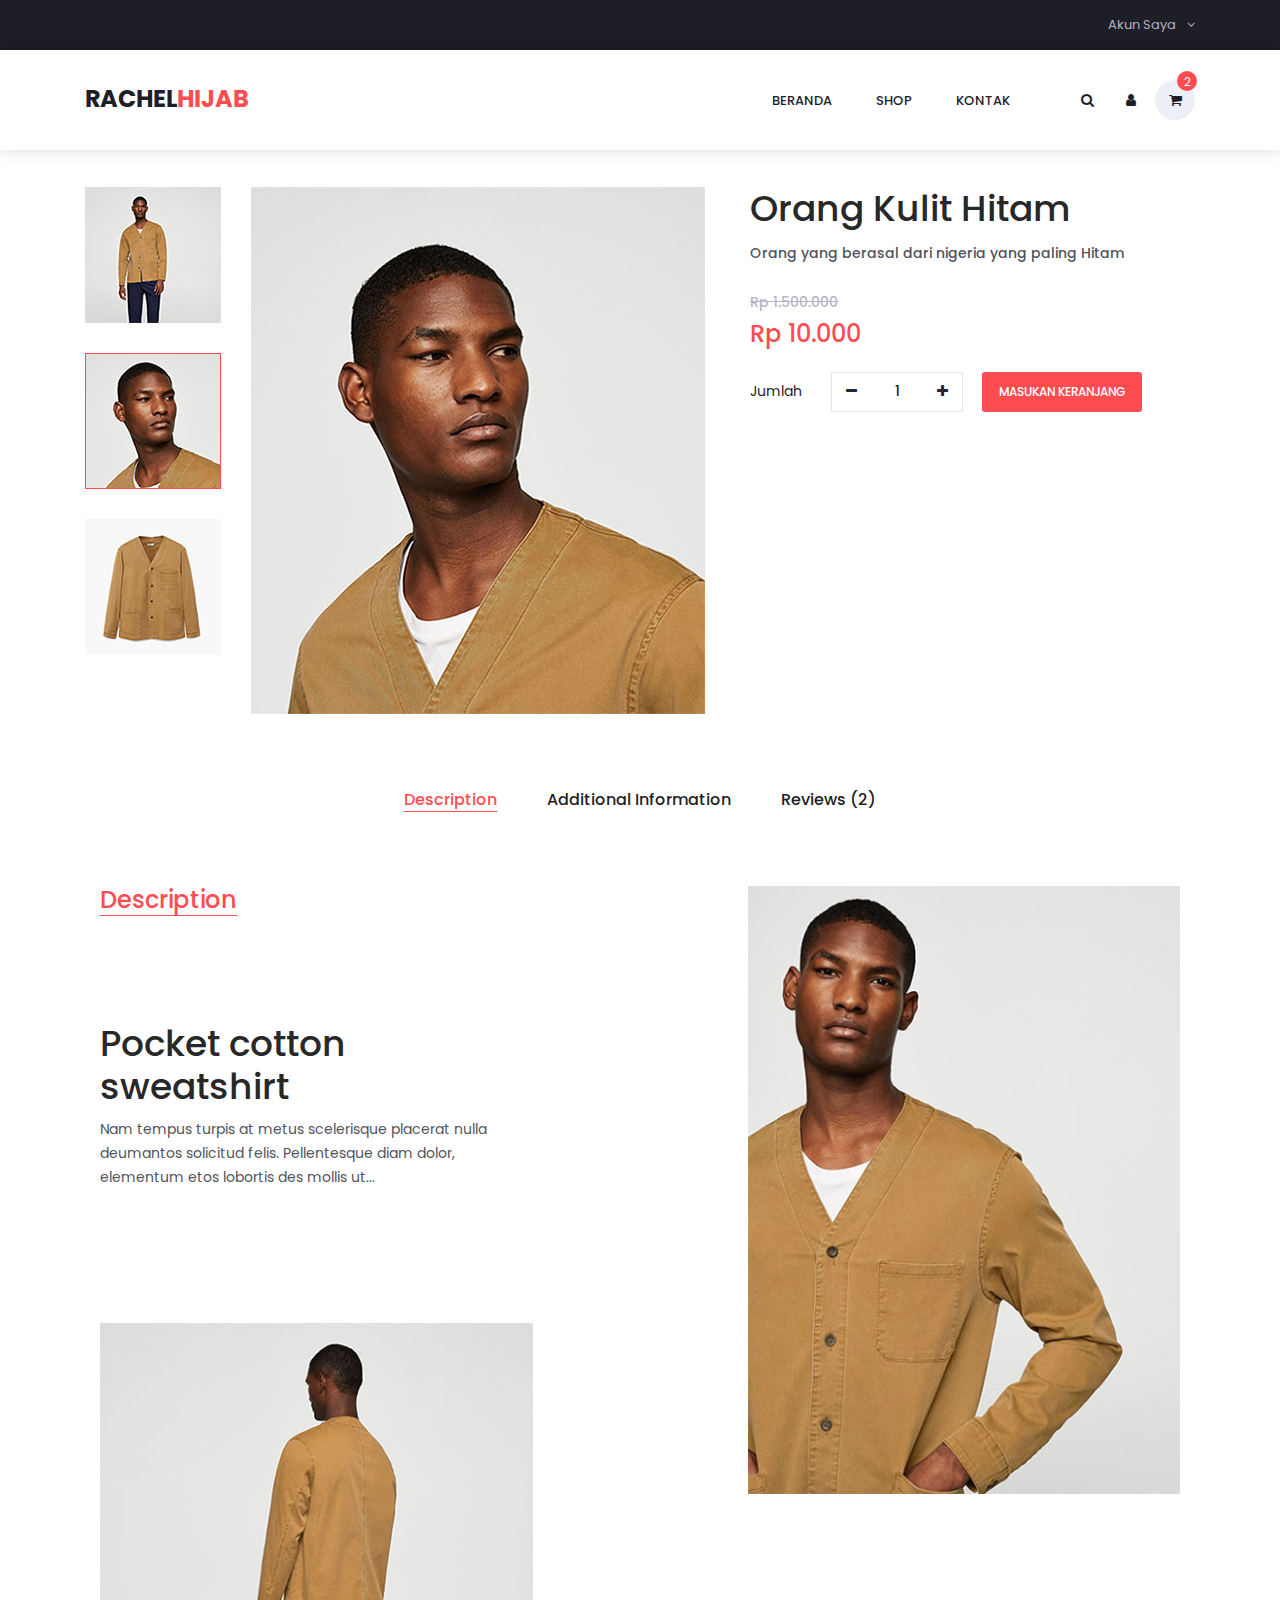
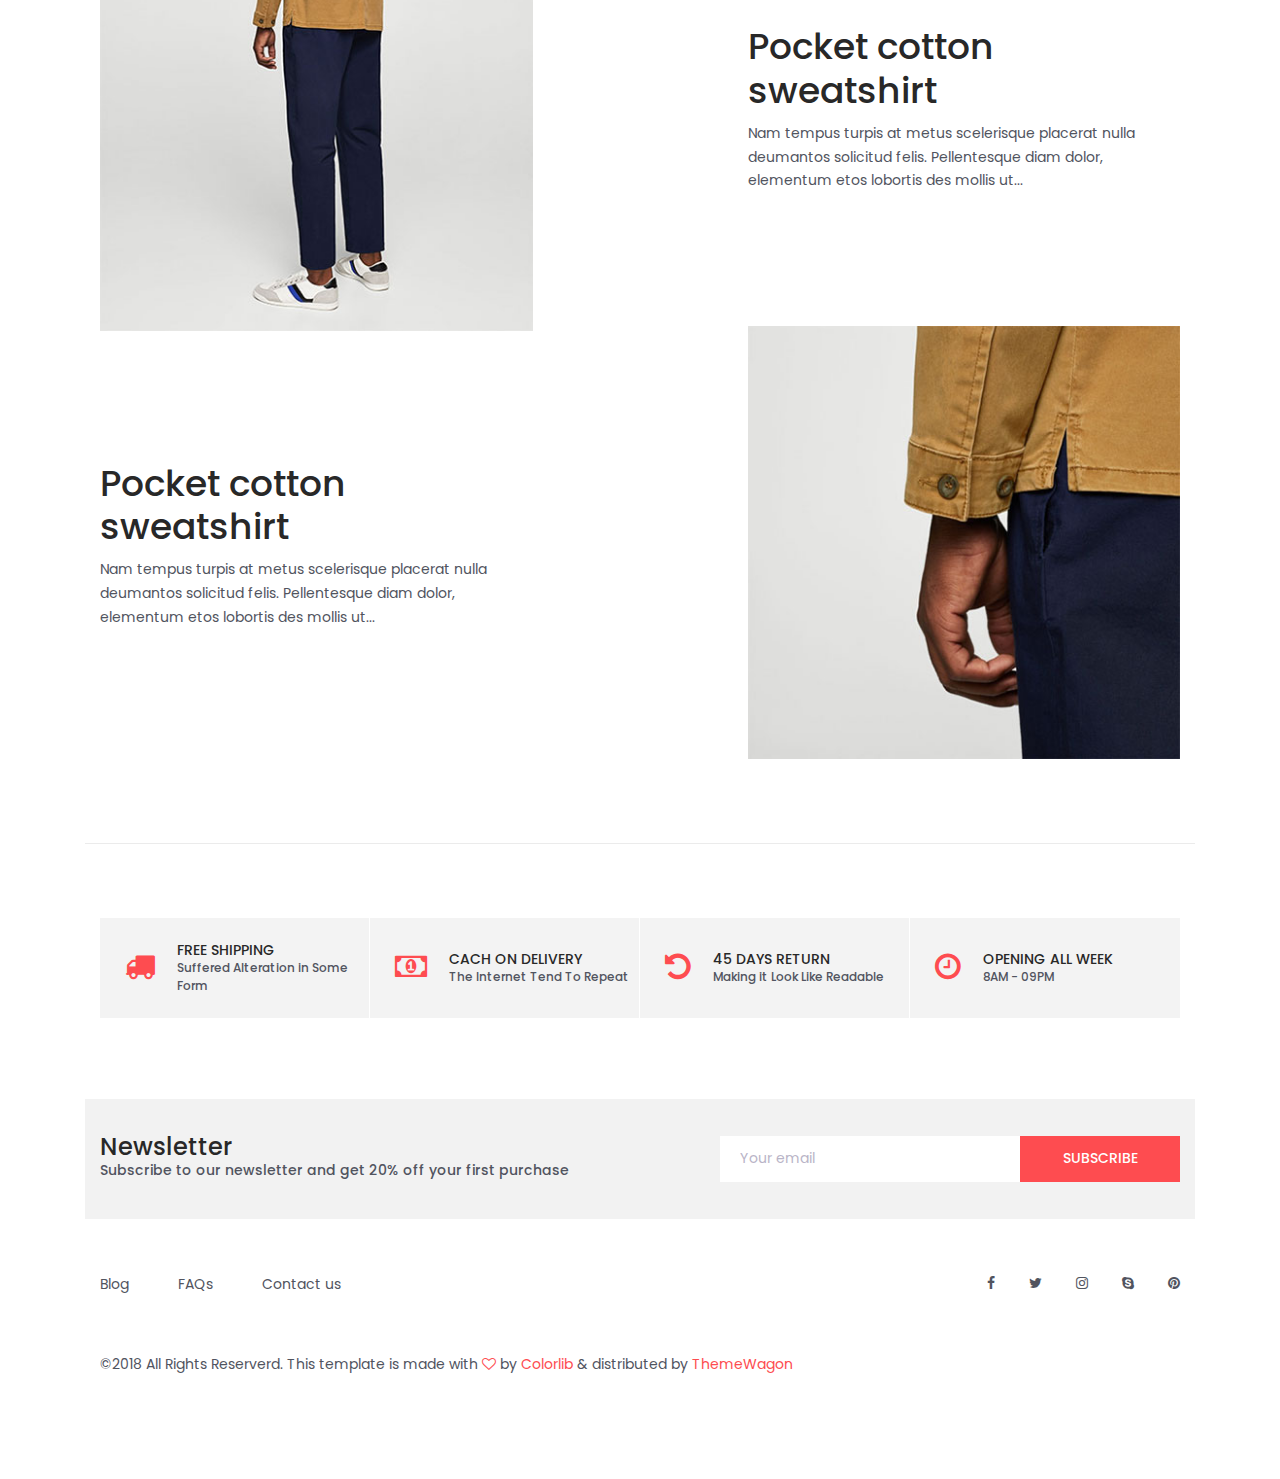
<file: single.html>
<!DOCTYPE html>
<html lang="en">
<head>
<title>Single Product</title>
<meta charset="utf-8">
<meta http-equiv="X-UA-Compatible" content="IE=edge">
<meta name="description" content="Colo Shop Template">
<meta name="viewport" content="width=device-width, initial-scale=1">
<link rel="stylesheet" type="text/css" href="styles/bootstrap4/bootstrap.min.css">
<link href="plugins/font-awesome-4.7.0/css/font-awesome.min.css" rel="stylesheet" type="text/css">
<link rel="stylesheet" type="text/css" href="plugins/OwlCarousel2-2.2.1/owl.carousel.css">
<link rel="stylesheet" type="text/css" href="plugins/OwlCarousel2-2.2.1/owl.theme.default.css">
<link rel="stylesheet" type="text/css" href="plugins/OwlCarousel2-2.2.1/animate.css">
<link rel="stylesheet" href="plugins/themify-icons/themify-icons.css">
<link rel="stylesheet" type="text/css" href="plugins/jquery-ui-1.12.1.custom/jquery-ui.css">
<link rel="stylesheet" type="text/css" href="styles/single_styles.css">
<link rel="stylesheet" type="text/css" href="styles/single_responsive.css">
</head>

<body>

<div class="super_container">

	<!-- Header -->

	<header class="header trans_300">

		<!-- Top Navigation -->

		<div class="top_nav">
			<div class="container">
				<div class="row">
					<div class="col-md-6">
					</div>
					<div class="col-md-6 text-right">
						<div class="top_nav_right">
							<ul class="top_nav_menu">

								<!--  My Account -->
								<li class="account">
									<a href="#">
										Akun Saya
										<i class="fa fa-angle-down"></i>
									</a>
									<ul class="account_selection">
										<li><a href="#"><i class="fa fa-sign-in" aria-hidden="true"></i>Masuk</a></li>
										<li><a href="#"><i class="fa fa-user-plus" aria-hidden="true"></i>Daftar</a></li>
									</ul>
								</li>
							</ul>
						</div>
					</div>
				</div>
			</div>
		</div>

		<!-- Main Navigation -->

		<div class="main_nav_container">
			<div class="container">
				<div class="row">
					<div class="col-lg-12 text-right">
						<div class="logo_container">
							<a href="#">Rachel<span>Hijab</span></a>
						</div>
						<nav class="navbar">
							<ul class="navbar_menu">
								<li><a href="categories.html">Beranda</a></li>
								<li><a href="#">shop</a></li>
								<li><a href="contact.html">Kontak</a></li>
							</ul>
							<ul class="navbar_user">
								<li><a href="#"><i class="fa fa-search" aria-hidden="true"></i></a></li>
								<li><a href="#"><i class="fa fa-user" aria-hidden="true"></i></a></li>
								<li class="checkout">
									<a href="#">
										<i class="fa fa-shopping-cart" aria-hidden="true"></i>
										<span id="checkout_items" class="checkout_items">2</span>
									</a>
								</li>
							</ul>
							<div class="hamburger_container">
								<i class="fa fa-bars" aria-hidden="true"></i>
							</div>
						</nav>
					</div>
				</div>
			</div>
		</div>

	</header>

	<div class="fs_menu_overlay"></div>


	</header>

	<div class="fs_menu_overlay"></div>

		<!-- Hamburger Menu -->

		<div class="hamburger_menu">
			<div class="hamburger_close"><i class="fa fa-times" aria-hidden="true"></i></div>
			<div class="hamburger_menu_content text-right">
				<ul class="menu_top_nav">
					<li class="menu_item has-children">
						<a href="#">
							Akun Saya
							<i class="fa fa-angle-down"></i>
						</a>
						<ul class="menu_selection">
							<li><a href="#"><i class="fa fa-sign-in" aria-hidden="true"></i>Masuk</a></li>
							<li><a href="#"><i class="fa fa-user-plus" aria-hidden="true"></i>Daftar</a></li>
						</ul>
					</li>
					<li class="menu_item"><a href="#">Beranda</a></li>
					<li class="menu_item"><a href="#">Belanja</a></li>
					<li class="menu_item"><a href="#">Kontak</a></li>
				</ul>
			</div>
		</div>
	
		<div class="container product_section_container">
			<div class="row">
				<div class="col product_section clearfix">

				<!-- Breadcrumbs -->

				<div class="breadcrumbs d-flex flex-row align-items-center">
					<ul>
						<li><a href="index.html">Home</a></li>
						<li><a href="categories.html"><i class="fa fa-angle-right" aria-hidden="true"></i>Men's</a></li>
						<li class="active"><a href="#"><i class="fa fa-angle-right" aria-hidden="true"></i>Single Product</a></li>
					</ul>
				</div>

			</div>
		</div>

		<div class="row">
			<div class="col-lg-7 pt-5">
				<div class="single_product_pics">
					<div class="row">
						<div class="col-lg-3 thumbnails_col order-lg-1 order-2">
							<div class="single_product_thumbnails">
								<ul>
									<li><img src="images/single_1_thumb.jpg" alt="" data-image="images/single_1.jpg"></li>
									<li class="active"><img src="images/single_2_thumb.jpg" alt="" data-image="images/single_2.jpg"></li>
									<li><img src="images/single_3_thumb.jpg" alt="" data-image="images/single_3.jpg"></li>
								</ul>
							</div>
						</div>
						<div class="col-lg-9 image_col order-lg-2 order-1">
							<div class="single_product_image">
								<div class="single_product_image_background" style="background-image:url(images/single_2.jpg)"></div>
							</div>
						</div>
					</div>
				</div>
			</div>
			<div class="col-lg-5 pt-5">
				<div class="product_details">
					<div class="product_details_title">
					<h2>Orang Kulit Hitam</h2>
						<p>Orang yang berasal dari nigeria yang paling Hitam</p>
					</div>
					<div class="original_price">Rp 1.500.000</div>
					<div class="product_price">Rp 10.000</div>
				</br>
					<div class="quantity d-flex flex-column flex-sm-row align-items-sm-center padding-bottom: 150px;">
						<span>Jumlah</span>
						<div class="quantity_selector">
							<span class="minus"><i class="fa fa-minus" aria-hidden="true"></i></span>
							<span id="quantity_value">1</span>
							<span class="plus"><i class="fa fa-plus" aria-hidden="true"></i></span>
						</div>
						<div class="red_button add_to_cart_button"><a href="#">Masukan Keranjang</a></div>
				</div>
			</div>
		</div>

	</div>

	<!-- Tabs -->

	<div class="tabs_section_container">

		<div class="container">
			<div class="row">
				<div class="col">
					<div class="tabs_container">
						<ul class="tabs d-flex flex-sm-row flex-column align-items-left align-items-md-center justify-content-center">
							<li class="tab active" data-active-tab="tab_1"><span>Description</span></li>
							<li class="tab" data-active-tab="tab_2"><span>Additional Information</span></li>
							<li class="tab" data-active-tab="tab_3"><span>Reviews (2)</span></li>
						</ul>
					</div>
				</div>
			</div>
			<div class="row">
				<div class="col">

					<!-- Tab Description -->

					<div id="tab_1" class="tab_container active">
						<div class="row">
							<div class="col-lg-5 desc_col">
								<div class="tab_title">
									<h4>Description</h4>
								</div>
								<div class="tab_text_block">
									<h2>Pocket cotton sweatshirt</h2>
									<p>Nam tempus turpis at metus scelerisque placerat nulla deumantos solicitud felis. Pellentesque diam dolor, elementum etos lobortis des mollis ut...</p>
								</div>
								<div class="tab_image">
									<img src="images/desc_1.jpg" alt="">
								</div>
								<div class="tab_text_block">
									<h2>Pocket cotton sweatshirt</h2>
									<p>Nam tempus turpis at metus scelerisque placerat nulla deumantos solicitud felis. Pellentesque diam dolor, elementum etos lobortis des mollis ut...</p>
								</div>
							</div>
							<div class="col-lg-5 offset-lg-2 desc_col">
								<div class="tab_image">
									<img src="images/desc_2.jpg" alt="">
								</div>
								<div class="tab_text_block">
									<h2>Pocket cotton sweatshirt</h2>
									<p>Nam tempus turpis at metus scelerisque placerat nulla deumantos solicitud felis. Pellentesque diam dolor, elementum etos lobortis des mollis ut...</p>
								</div>
								<div class="tab_image desc_last">
									<img src="images/desc_3.jpg" alt="">
								</div>
							</div>
						</div>
					</div>

					<!-- Tab Additional Info -->

					<div id="tab_2" class="tab_container">
						<div class="row">
							<div class="col additional_info_col">
								<div class="tab_title additional_info_title">
									<h4>Additional Information</h4>
								</div>
								<p>COLOR:<span>Gold, Red</span></p>
								<p>SIZE:<span>L,M,XL</span></p>
							</div>
						</div>
					</div>

					<!-- Tab Reviews -->

					<div id="tab_3" class="tab_container">
						<div class="row">

							<!-- User Reviews -->

							<div class="col-lg-6 reviews_col">
								<div class="tab_title reviews_title">
									<h4>Reviews (2)</h4>
								</div>

								<!-- User Review -->

								<div class="user_review_container d-flex flex-column flex-sm-row">
									<div class="user">
										<div class="user_pic"></div>
										<div class="user_rating">
											<ul class="star_rating">
												<li><i class="fa fa-star" aria-hidden="true"></i></li>
												<li><i class="fa fa-star" aria-hidden="true"></i></li>
												<li><i class="fa fa-star" aria-hidden="true"></i></li>
												<li><i class="fa fa-star" aria-hidden="true"></i></li>
												<li><i class="fa fa-star-o" aria-hidden="true"></i></li>
											</ul>
										</div>
									</div>
									<div class="review">
										<div class="review_date">27 Aug 2016</div>
										<div class="user_name">Brandon William</div>
										<p>Lorem ipsum dolor sit amet, consectetur adipisicing elit, sed do eiusmod tempor incididunt ut labore et dolore magna aliqua.</p>
									</div>
								</div>

								<!-- User Review -->

								<div class="user_review_container d-flex flex-column flex-sm-row">
									<div class="user">
										<div class="user_pic"></div>
										<div class="user_rating">
											<ul class="star_rating">
												<li><i class="fa fa-star" aria-hidden="true"></i></li>
												<li><i class="fa fa-star" aria-hidden="true"></i></li>
												<li><i class="fa fa-star" aria-hidden="true"></i></li>
												<li><i class="fa fa-star" aria-hidden="true"></i></li>
												<li><i class="fa fa-star-o" aria-hidden="true"></i></li>
											</ul>
										</div>
									</div>
									<div class="review">
										<div class="review_date">27 Aug 2016</div>
										<div class="user_name">Brandon William</div>
										<p>Lorem ipsum dolor sit amet, consectetur adipisicing elit, sed do eiusmod tempor incididunt ut labore et dolore magna aliqua.</p>
									</div>
								</div>
							</div>

							<!-- Add Review -->

							<div class="col-lg-6 add_review_col">

								<div class="add_review">
									<form id="review_form" action="post">
										<div>
											<h1>Add Review</h1>
											<input id="review_name" class="form_input input_name" type="text" name="name" placeholder="Name*" required="required" data-error="Name is required.">
											<input id="review_email" class="form_input input_email" type="email" name="email" placeholder="Email*" required="required" data-error="Valid email is required.">
										</div>
										<div>
											<h1>Your Rating:</h1>
											<ul class="user_star_rating">
												<li><i class="fa fa-star" aria-hidden="true"></i></li>
												<li><i class="fa fa-star" aria-hidden="true"></i></li>
												<li><i class="fa fa-star" aria-hidden="true"></i></li>
												<li><i class="fa fa-star" aria-hidden="true"></i></li>
												<li><i class="fa fa-star-o" aria-hidden="true"></i></li>
											</ul>
											<textarea id="review_message" class="input_review" name="message"  placeholder="Your Review" rows="4" required data-error="Please, leave us a review."></textarea>
										</div>
										<div class="text-left text-sm-right">
											<button id="review_submit" type="submit" class="red_button review_submit_btn trans_300" value="Submit">submit</button>
										</div>
									</form>
								</div>

							</div>

						</div>
					</div>

				</div>
			</div>
		</div>

	</div>

	<!-- Benefit -->

	<div class="benefit">
		<div class="container">
			<div class="row benefit_row">
				<div class="col-lg-3 benefit_col">
					<div class="benefit_item d-flex flex-row align-items-center">
						<div class="benefit_icon"><i class="fa fa-truck" aria-hidden="true"></i></div>
						<div class="benefit_content">
							<h6>free shipping</h6>
							<p>Suffered Alteration in Some Form</p>
						</div>
					</div>
				</div>
				<div class="col-lg-3 benefit_col">
					<div class="benefit_item d-flex flex-row align-items-center">
						<div class="benefit_icon"><i class="fa fa-money" aria-hidden="true"></i></div>
						<div class="benefit_content">
							<h6>cach on delivery</h6>
							<p>The Internet Tend To Repeat</p>
						</div>
					</div>
				</div>
				<div class="col-lg-3 benefit_col">
					<div class="benefit_item d-flex flex-row align-items-center">
						<div class="benefit_icon"><i class="fa fa-undo" aria-hidden="true"></i></div>
						<div class="benefit_content">
							<h6>45 days return</h6>
							<p>Making it Look Like Readable</p>
						</div>
					</div>
				</div>
				<div class="col-lg-3 benefit_col">
					<div class="benefit_item d-flex flex-row align-items-center">
						<div class="benefit_icon"><i class="fa fa-clock-o" aria-hidden="true"></i></div>
						<div class="benefit_content">
							<h6>opening all week</h6>
							<p>8AM - 09PM</p>
						</div>
					</div>
				</div>
			</div>
		</div>
	</div>

	<!-- Newsletter -->

	<div class="newsletter">
		<div class="container">
			<div class="row">
				<div class="col-lg-6">
					<div class="newsletter_text d-flex flex-column justify-content-center align-items-lg-start align-items-md-center text-center">
						<h4>Newsletter</h4>
						<p>Subscribe to our newsletter and get 20% off your first purchase</p>
					</div>
				</div>
				<div class="col-lg-6">
					<form action="post">
						<div class="newsletter_form d-flex flex-md-row flex-column flex-xs-column align-items-center justify-content-lg-end justify-content-center">
							<input id="newsletter_email" type="email" placeholder="Your email" required="required" data-error="Valid email is required.">
							<button id="newsletter_submit" type="submit" class="newsletter_submit_btn trans_300" value="Submit">subscribe</button>
						</div>
					</form>
				</div>
			</div>
		</div>
	</div>

	<!-- Footer -->

	<footer class="footer">
		<div class="container">
			<div class="row">
				<div class="col-lg-6">
					<div class="footer_nav_container d-flex flex-sm-row flex-column align-items-center justify-content-lg-start justify-content-center text-center">
						<ul class="footer_nav">
							<li><a href="#">Blog</a></li>
							<li><a href="#">FAQs</a></li>
							<li><a href="contact.html">Contact us</a></li>
						</ul>
					</div>
				</div>
				<div class="col-lg-6">
					<div class="footer_social d-flex flex-row align-items-center justify-content-lg-end justify-content-center">
						<ul>
							<li><a href="#"><i class="fa fa-facebook" aria-hidden="true"></i></a></li>
							<li><a href="#"><i class="fa fa-twitter" aria-hidden="true"></i></a></li>
							<li><a href="#"><i class="fa fa-instagram" aria-hidden="true"></i></a></li>
							<li><a href="#"><i class="fa fa-skype" aria-hidden="true"></i></a></li>
							<li><a href="#"><i class="fa fa-pinterest" aria-hidden="true"></i></a></li>
						</ul>
					</div>
				</div>
			</div>
			<div class="row">
				<div class="col-lg-12">
					<div class="footer_nav_container">
						<div class="cr">©2018 All Rights Reserverd. This template is made with <i class="fa fa-heart-o" aria-hidden="true"></i> by <a href="#">Colorlib</a> &amp; distributed by <a href="https://themewagon.com">ThemeWagon</a></div>
					</div>
				</div>
			</div>
		</div>
	</footer>

</div>

<script src="js/jquery-3.2.1.min.js"></script>
<script src="styles/bootstrap4/popper.js"></script>
<script src="styles/bootstrap4/bootstrap.min.js"></script>
<script src="plugins/Isotope/isotope.pkgd.min.js"></script>
<script src="plugins/OwlCarousel2-2.2.1/owl.carousel.js"></script>
<script src="plugins/easing/easing.js"></script>
<script src="plugins/jquery-ui-1.12.1.custom/jquery-ui.js"></script>
<script src="js/single_custom.js"></script>
</body>

</html>
</file>
<file: styles/main_styles.css>
@charset "utf-8";
/* CSS Document */

/******************************

COLOR PALETTE




[Table of Contents]

1. Fonts
2. Body and some general stuff
3. Home
	3.1 Currency
	3.2 Language
	3.3 Account
	3.4 Main Navigation
	3.5 Hamburger Menu
	3.6 Logo
	3.7 Main Slider
4. Banner
5. New Arrivals
	5.1 New Arrivals Sorting
	5.2 New Arrivals Products Grid
6. Deal of the week
7. Best Sellers
	7.1 Slider Nav
8. Benefit
9. Blogs
10. Newsletter
11. Footer



******************************/

/***********
1. Fonts
***********/

@import url("https://fonts.googleapis.com/css?family=Poppins:400,500,600,700,900");

/*********************************
2. Body and some general stuff
*********************************/

* {
  margin: 0;
  padding: 0;
}
body {
  font-family: "Poppins", sans-serif;
  font-size: 14px;
  line-height: 23px;
  font-weight: 400;
  background: #ffffff;
  color: #1e1e27;
}
div {
  display: block;
  position: relative;
  -webkit-box-sizing: border-box;
  -moz-box-sizing: border-box;
  box-sizing: border-box;
}
ul {
  list-style: none;
  margin-bottom: 0px;
}
p {
  font-family: "Poppins", sans-serif;
  font-size: 14px;
  line-height: 1.7;
  font-weight: 500;
  color: #989898;
  -webkit-font-smoothing: antialiased;
  -webkit-text-shadow: rgba(0, 0, 0, 0.01) 0 0 1px;
  text-shadow: rgba(0, 0, 0, 0.01) 0 0 1px;
}

h6,
span {
  color: #fe4c50;
}

p a {
  display: inline;
  position: relative;
  color: inherit;
  border-bottom: solid 2px #fde0db;
  -webkit-transition: all 200ms ease;
  -moz-transition: all 200ms ease;
  -ms-transition: all 200ms ease;
  -o-transition: all 200ms ease;
  transition: all 200ms ease;
}
a,
a:hover,
a:visited,
a:active,
a:link {
  text-decoration: none;
  -webkit-font-smoothing: antialiased;
  -webkit-text-shadow: rgba(0, 0, 0, 0.01) 0 0 1px;
  text-shadow: rgba(0, 0, 0, 0.01) 0 0 1px;
}
p a:active {
  position: relative;
  color: #ff6347;
}
p a:hover {
  color: #ff6347;
  background: #fde0db;
}
p a:hover::after {
  opacity: 0.2;
}
::selection {
  background: #fde0db;
  color: #ff6347;
}
p::selection {
  background: #fde0db;
}
h1 {
  font-size: 72px;
}
h2 {
  font-size: 40px;
}
h3 {
  font-size: 28px;
}
h4 {
  font-size: 24px;
}
h5 {
  font-size: 16px;
}
h6 {
  font-size: 14px;
}
h1,
h2,
h3,
h4,
h5,
h6 {
  color: #282828;
  -webkit-font-smoothing: antialiased;
  -webkit-text-shadow: rgba(0, 0, 0, 0.01) 0 0 1px;
  text-shadow: rgba(0, 0, 0, 0.01) 0 0 1px;
}
h1::selection,
h2::selection,
h3::selection,
h4::selection,
h5::selection,
h6::selection {
}
::-webkit-input-placeholder {
  font-size: 16px !important;
  font-weight: 500;
  color: #777777 !important;
}
:-moz-placeholder /* older Firefox*/ {
  font-size: 16px !important;
  font-weight: 500;
  color: #777777 !important;
}
::-moz-placeholder /* Firefox 19+ */ {
  font-size: 16px !important;
  font-weight: 500;
  color: #777777 !important;
}
:-ms-input-placeholder {
  font-size: 16px !important;
  font-weight: 500;
  color: #777777 !important;
}
::input-placeholder {
  font-size: 16px !important;
  font-weight: 500;
  color: #777777 !important;
}
.form-control {
  color: #db5246;
}
section {
  display: block;
  position: relative;
  box-sizing: border-box;
}
.clear {
  clear: both;
}
.clearfix::before,
.clearfix::after {
  content: "";
  display: table;
}
.clearfix::after {
  clear: both;
}
.clearfix {
  zoom: 1;
}
.float_left {
  float: left;
}
.float_right {
  float: right;
}
.trans_200 {
  -webkit-transition: all 200ms ease;
  -moz-transition: all 200ms ease;
  -ms-transition: all 200ms ease;
  -o-transition: all 200ms ease;
  transition: all 200ms ease;
}
.trans_300 {
  -webkit-transition: all 300ms ease;
  -moz-transition: all 300ms ease;
  -ms-transition: all 300ms ease;
  -o-transition: all 300ms ease;
  transition: all 300ms ease;
}
.trans_400 {
  -webkit-transition: all 400ms ease;
  -moz-transition: all 400ms ease;
  -ms-transition: all 400ms ease;
  -o-transition: all 400ms ease;
  transition: all 400ms ease;
}
.trans_500 {
  -webkit-transition: all 500ms ease;
  -moz-transition: all 500ms ease;
  -ms-transition: all 500ms ease;
  -o-transition: all 500ms ease;
  transition: all 500ms ease;
}
.fill_height {
  height: 100%;
}
.super_container {
  width: 100%;
  overflow: hidden;
}

/*********************************
3. Home
*********************************/

.header {
  position: fixed;
  top: 0;
  left: 0;
  width: 100%;
  background: #ffffff;
  z-index: 10;
}
.top_nav {
  width: 100%;
  height: 50px;
  background: #1e1e27;
}
.top_nav_left {
  height: 50px;
  line-height: 50px;
  font-size: 13px;
  color: #b5aec4;
  text-transform: uppercase;
}

/*********************************
3.1 Currency
*********************************/

.currency {
  display: inline-block;
  position: relative;
  min-width: 50px;
  border-right: solid 1px #33333b;
  padding-right: 20px;
  padding-left: 20px;
  text-align: center;
  vertical-align: middle;
  background: #1e1e27;
}
.currency > a {
  display: block;
  color: #b5aec4;
  font-weight: 400;
  height: 50px;
  line-height: 50px;
  font-size: 13px;
  text-transform: uppercase;
}
.currency > a > i {
  margin-left: 8px;
}
.currency:hover .currency_selection {
  visibility: visible;
  opacity: 1;
  top: 100%;
}
.currency_selection {
  display: block;
  position: absolute;
  right: 0;
  top: 120%;
  margin: 0;
  width: 100%;
  background: #ffffff;
  visibility: hidden;
  opacity: 0;
  z-index: 1;
  box-shadow: 0 0 25px rgba(63, 78, 100, 0.15);
  -webkit-transition: opacity 0.3s ease;
  -moz-transition: opacity 0.3s ease;
  -ms-transition: opacity 0.3s ease;
  -o-transition: opacity 0.3s ease;
  transition: all 0.3s ease;
}
.currency_selection li {
  padding-left: 10px;
  padding-right: 10px;
  line-height: 50px;
}
.currency_selection li a {
  display: block;
  color: #232530;
  border-bottom: solid 1px #dddddd;
  font-size: 13px;
  text-transform: uppercase;
  -webkit-transition: opacity 0.3s ease;
  -moz-transition: opacity 0.3s ease;
  -ms-transition: opacity 0.3s ease;
  -o-transition: opacity 0.3s ease;
  transition: all 0.3s ease;
}
.currency_selection li a:hover {
  color: #b5aec4;
}
.currency_selection li:last-child a {
  border-bottom: none;
}

/*********************************
3.2 Language
*********************************/

.language {
  display: inline-block;
  position: relative;
  min-width: 50px;
  border-right: solid 1px #33333b;
  padding-right: 20px;
  padding-left: 20px;
  text-align: center;
  vertical-align: middle;
  background: #1e1e27;
}
.language > a {
  display: block;
  color: #b5aec4;
  font-weight: 400;
  height: 50px;
  line-height: 50px;
  font-size: 13px;
}
.language > a > i {
  margin-left: 8px;
}
.language:hover .language_selection {
  visibility: visible;
  opacity: 1;
  top: 100%;
}
.language_selection {
  display: block;
  position: absolute;
  right: 0;
  top: 120%;
  margin: 0;
  width: 100%;
  background: #ffffff;
  visibility: hidden;
  opacity: 0;
  z-index: 1;
  box-shadow: 0 0 25px rgba(63, 78, 100, 0.15);
  -webkit-transition: opacity 0.3s ease;
  -moz-transition: opacity 0.3s ease;
  -ms-transition: opacity 0.3s ease;
  -o-transition: opacity 0.3s ease;
  transition: all 0.3s ease;
}
.language_selection li {
  padding-left: 10px;
  padding-right: 10px;
  line-height: 50px;
}
.language_selection li a {
  display: block;
  color: #232530;
  border-bottom: solid 1px #dddddd;
  font-size: 13px;
  -webkit-transition: opacity 0.3s ease;
  -moz-transition: opacity 0.3s ease;
  -ms-transition: opacity 0.3s ease;
  -o-transition: opacity 0.3s ease;
  transition: all 0.3s ease;
}
.language_selection li a:hover {
  color: #b5aec4;
}
.language_selection li:last-child a {
  border-bottom: none;
}

/*********************************
3.3 Account
*********************************/

.account {
  display: inline-block;
  position: relative;
  min-width: 50px;
  padding-left: 20px;
  text-align: center;
  vertical-align: middle;
  background: #1e1e27;
}
.account > a {
  display: block;
  color: #b5aec4;
  font-weight: 400;
  height: 50px;
  line-height: 50px;
  font-size: 13px;
}
.account > a > i {
  margin-left: 8px;
}
.account:hover .account_selection {
  visibility: visible;
  opacity: 1;
  top: 100%;
}
.account_selection {
  display: block;
  position: absolute;
  right: 0;
  top: 120%;
  margin: 0;
  width: 100%;
  background: #ffffff;
  visibility: hidden;
  opacity: 0;
  z-index: 1;
  box-shadow: 0 0 25px rgba(63, 78, 100, 0.15);
  -webkit-transition: opacity 0.3s ease;
  -moz-transition: opacity 0.3s ease;
  -ms-transition: opacity 0.3s ease;
  -o-transition: opacity 0.3s ease;
  transition: all 0.3s ease;
}
.account_selection li {
  padding-left: 10px;
  padding-right: 10px;
  line-height: 50px;
}
.account_selection li a {
  display: block;
  color: #232530;
  border-bottom: solid 1px #dddddd;
  font-size: 14px;
  -webkit-transition: all 0.3s ease;
  -moz-transition: all 0.3s ease;
  -ms-transition: all 0.3s ease;
  -o-transition: all 0.3s ease;
  transition: all 0.3s ease;
}
.account_selection li a:hover {
  color: #b5aec4;
}
.account_selection li:last-child a {
  border-bottom: none;
}
.account_selection li a i {
  margin-right: 10px;
}

/*********************************
3.4 Main Navigation
*********************************/

.main_nav_container {
  width: 100%;
  background: #ffffff;
  box-shadow: 0 0 16px rgba(0, 0, 0, 0.15);
}
.navbar {
  width: auto;
  height: 100px;
  float: right;
  padding-left: 0px;
  padding-right: 0px;
}
.navbar_menu li {
  display: inline-block;
}
.navbar_menu li a {
  display: block;
  color: #1e1e27;
  font-size: 13px;
  font-weight: 500;
  text-transform: uppercase;
  padding: 20px;
  -webkit-transition: color 0.3s ease;
  -moz-transition: color 0.3s ease;
  -ms-transition: color 0.3s ease;
  -o-transition: color 0.3s ease;
  transition: color 0.3s ease;
}
.navbar_menu li a:hover {
  color: #b5aec4;
}
.navbar_user {
  margin-left: 37px;
}
.navbar_user li {
  display: inline-block;
  text-align: center;
}
.navbar_user li a {
  display: -webkit-box;
  display: -moz-box;
  display: -ms-flexbox;
  display: -webkit-flex;
  display: flex;
  flex-direction: column;
  justify-content: center;
  align-items: center;
  position: relative;
  width: 40px;
  height: 40px;
  color: #1e1e27;
  -webkit-transition: color 0.3s ease;
  -moz-transition: color 0.3s ease;
  -ms-transition: color 0.3s ease;
  -o-transition: color 0.3s ease;
  transition: color 0.3s ease;
}
.navbar_user li a:hover {
  color: #b5aec4;
}
.checkout a {
  background: #eceff6;
  border-radius: 50%;
}
.checkout_items {
  display: -webkit-box;
  display: -moz-box;
  display: -ms-flexbox;
  display: -webkit-flex;
  display: flex;
  flex-direction: column;
  justify-content: center;
  align-items: center;
  position: absolute;
  top: -9px;
  left: 22px;
  width: 20px;
  height: 20px;
  border-radius: 50%;
  background: #fe4c50;
  font-size: 12px;
  color: #ffffff;
}

/*********************************
3.5 Hamburger Menu
*********************************/

.hamburger_container {
  display: none;
  margin-left: 40px;
}
.hamburger_container i {
  font-size: 24px;
  color: #1e1e27;
  -webkit-transition: all 300ms ease;
  -moz-transition: all 300ms ease;
  -ms-transition: all 300ms ease;
  -o-transition: all 300ms ease;
  transition: all 300ms ease;
}
.hamburger_container:hover i {
  color: #b5aec4;
}
.hamburger_menu {
  position: fixed;
  top: 0;
  right: -400px;
  width: 400px;
  height: 100vh;
  background: rgba(255, 255, 255, 0.95);
  z-index: 10;
  -webkit-transition: all 300ms ease;
  -moz-transition: all 300ms ease;
  -ms-transition: all 300ms ease;
  -o-transition: all 300ms ease;
  transition: all 300ms ease;
}
.hamburger_menu.active {
  right: 0;
}
.fs_menu_overlay {
  position: fixed;
  top: 0;
  left: 0;
  width: 100vw;
  height: 100vh;
  z-index: 9;
  background: rgba(255, 255, 255, 0);
  pointer-events: none;
  -webkit-transition: all 200ms ease;
  -moz-transition: all 200ms ease;
  -ms-transition: all 200ms ease;
  -o-transition: all 200ms ease;
  transition: all 200ms ease;
}
.hamburger_close {
  position: absolute;
  top: 26px;
  right: 10px;
  padding: 10px;
  z-index: 1;
}
.hamburger_close i {
  font-size: 24px;
  color: #1e1e27;
  -webkit-transition: all 300ms ease;
  -moz-transition: all 300ms ease;
  -ms-transition: all 300ms ease;
  -o-transition: all 300ms ease;
  transition: all 300ms ease;
}
.hamburger_close:hover i {
  color: #b5aec4;
}
.hamburger_menu_content {
  padding-top: 100px;
  width: 100%;
  height: 100%;
  padding-right: 20px;
}
.menu_item {
  display: block;
  position: relative;
  border-bottom: solid 1px #b5aec4;
  vertical-align: middle;
}
.menu_item > a {
  display: block;
  color: #1e1e27;
  font-weight: 500;
  height: 50px;
  line-height: 50px;
  font-size: 14px;
  text-transform: uppercase;
}
.menu_item > a:hover {
  color: #b5aec4;
}
.menu_item > a > i {
  margin-left: 8px;
}
.menu_item.active .menu_selection {
  display: block;
  visibility: visible;
  opacity: 1;
}
.menu_selection {
  margin: 0;
  width: 100%;
  max-height: 0;
  overflow: hidden;
  z-index: 1;
  -webkit-transition: all 0.3s ease;
  -moz-transition: all 0.3s ease;
  -ms-transition: all 0.3s ease;
  -o-transition: all 0.3s ease;
  transition: all 0.3s ease;
}
.menu_selection li {
  padding-left: 10px;
  padding-right: 10px;
  line-height: 50px;
}
.menu_selection li a {
  display: block;
  color: #232530;
  border-bottom: solid 1px #dddddd;
  font-size: 13px;
  text-transform: uppercase;
  -webkit-transition: opacity 0.3s ease;
  -moz-transition: opacity 0.3s ease;
  -ms-transition: opacity 0.3s ease;
  -o-transition: opacity 0.3s ease;
  transition: all 0.3s ease;
}
.menu_selection li a:hover {
  color: #b5aec4;
}
.menu_selection li:last-child a {
  border-bottom: none;
}

/*********************************
3.6 Logo
*********************************/

.logo_container {
  position: absolute;
  top: 50%;
  -webkit-transform: translateY(-50%);
  -moz-transform: translateY(-50%);
  -ms-transform: translateY(-50%);
  -o-transform: translateY(-50%);
  transform: translateY(-50%);
  left: 15px;
}
.logo_container a {
  font-size: 24px;
  color: #1e1e27;
  font-weight: 700;
  text-transform: uppercase;
}
.logo_container a span {
  color: #fe4c50;
}

/*********************************
3.7 Main Slider
*********************************/

.main_slider {
  width: 100%;
  height: 700px;
  background-repeat: no-repeat;
  background-size: cover;
  background-position: center center;
  margin-top: 150px;
}
.main_slider_content {
  width: 60%;
}
.main_slider_content h6 {
  font-weight: 500;
  text-transform: uppercase;
  margin-bottom: 29px;
}
.main_slider_content h1 {
  font-weight: 400;
  line-height: 1;
}
.red_button {
  display: -webkit-inline-box;
  display: -moz-inline-box;
  display: -ms-inline-flexbox;
  display: -webkit-inline-flex;
  display: inline-flex;
  flex-direction: column;
  justify-content: center;
  align-items: center;
  width: 200px;
  height: 50px;
  background: #fe4c50;
  border-radius: 3px;
  -webkit-transition: all 0.3s ease;
  -moz-transition: all 0.3s ease;
  -ms-transition: all 0.3s ease;
  -o-transition: all 0.3s ease;
  transition: all 0.3s ease;
}
.red_button:hover {
  background: #fe7c7f !important;
}
.red_button a {
  display: block;
  color: #ffffff;
  text-transform: uppercase;
  font-size: 14px;
  font-weight: 500;
  text-align: center;
  line-height: 40px;
  width: 100%;
}
.shop_now_button {
  width: 200px;
  margin-top: 32px;
  border-radius: 5px;
}

/*********************************
4. Banner
*********************************/

.banner {
  width: 100%;
  margin-top: 30px;
}
.banner_item {
  display: -webkit-box;
  display: -moz-box;
  display: -ms-flexbox;
  display: -webkit-flex;
  display: flex;
  flex-direction: column;
  justify-content: center;
  align-items: center;
  height: 265px;
  background-repeat: no-repeat;
  background-size: cover;
  background-position: center center;
}
.banner_category {
  height: 50px;
  background: #ffffff;
  min-width: 180px;
  padding-left: 25px;
  padding-right: 25px;
}
.banner_category a {
  display: block;
  color: #1e1e27;
  text-transform: uppercase;
  font-size: 22px;
  font-weight: 600;
  text-align: center;
  line-height: 50px;
  width: 100%;
  -webkit-transition: color 0.3s ease;
  -moz-transition: color 0.3s ease;
  -ms-transition: color 0.3s ease;
  -o-transition: color 0.3s ease;
  transition: color 0.3s ease;
}
.banner_category a:hover {
  color: #b5aec4;
}

/*********************************
5. New Arrivals
*********************************/

.new_arrivals {
  width: 100%;
}
.new_arrivals_title {
  margin-top: 74px;
}

/*********************************
5.1 New Arrivals Sorting
*********************************/

.new_arrivals_sorting {
  display: inline-block;
  border-radius: 3px;
  margin-top: 59px;
  overflow: visible;
}
.grid_sorting_button {
  height: 40px;
  min-width: 102px;
  padding-left: 25px;
  padding-right: 25px;
  cursor: pointer;
  border: solid 1px #ebebeb;
  font-size: 14px;
  font-weight: 500;
  text-transform: uppercase;
  background: #ffffff;
  border-radius: 3px;
  margin: 0;
  float: left;
  margin-left: -1px;
}
.grid_sorting_button:first-child {
  margin-left: 0px;
}
.grid_sorting_button:last-child {
}
.grid_sorting_button.active:hover {
  background: #fe7c7f !important;
}
.grid_sorting_button.active {
  color: #ffffff;
  background: #fe4c50;
}

/*********************************
5.2 New Arrivals Products Grid
*********************************/

.product-grid {
  width: 100%;
  margin-top: 57px;
}
.product-item {
  width: 20%;
  height: 380px;
  cursor: pointer;
}
.product-item::after {
  display: block;
  position: absolute;
  top: 0;
  left: -1px;
  width: calc(100% + 1px);
  height: 100%;
  pointer-events: none;
  content: "";
  border: solid 2px rgba(235, 235, 235, 0);
  border-radius: 3px;
  -webkit-transition: all 0.3s ease;
  -moz-transition: all 0.3s ease;
  -ms-transition: all 0.3s ease;
  -o-transition: all 0.3s ease;
  transition: all 0.3s ease;
}
.product-item:hover::after {
  box-shadow: 0 25px 29px rgba(63, 78, 100, 0.15);
  border: solid 2px rgba(235, 235, 235, 1);
}
.product {
  width: 100%;
  height: 340px;
  border-right: solid 1px #e9e9e9;
}
.product_image {
  width: 100%;
}
.product_image img {
  width: 100%;
}
.product_info {
  text-align: center;
  padding-left: 10px;
  padding-right: 10px;
}
.product_name {
  margin-top: 27px;
}
.product_name a {
  color: #1e1e27;
  line-height: 20px;
}
.product_name:hover a {
  color: #b5aec4;
}
.discount .product_info .product_price {
  font-size: 14px;
}
.product_price {
  font-size: 16px;
  color: #fe4c50;
  font-weight: 600;
}
.product_price span {
  font-size: 12px;
  margin-left: 10px;
  color: #b5aec4;
  text-decoration: line-through;
}
.product_bubble {
  position: absolute;
  top: 15px;
  width: 50px;
  height: 22px;
  border-radius: 3px;
  text-transform: uppercase;
}
.product_bubble span {
  font-size: 12px;
  font-weight: 600;
  color: #ffffff;
}
.product_bubble_right::after {
  content: " ";
  position: absolute;
  width: 0;
  height: 0;
  left: 6px;
  right: auto;
  top: auto;
  bottom: -6px;
  border: 6px solid;
}
.product_bubble_left::after {
  content: " ";
  position: absolute;
  width: 0;
  height: 0;
  left: auto;
  right: 6px;
  bottom: -6px;
  border: 6px solid;
}
.product_bubble_red::after {
  border-color: transparent transparent transparent #fe4c50;
}
.product_bubble_left::after {
  border-color: #51a042 #51a042 transparent transparent;
}
.product_bubble_red {
  background: #fe4c50;
}
.product_bubble_green {
  background: #51a042;
}
.product_bubble_left {
  left: 15px;
}
.product_bubble_right {
  right: 15px;
}
.add_to_cart_button {
  width: 100%;
  visibility: hidden;
  opacity: 0;
  -webkit-transition: all 0.3s ease;
  -moz-transition: all 0.3s ease;
  -ms-transition: all 0.3s ease;
  -o-transition: all 0.3s ease;
  transition: all 0.3s ease;
}
.add_to_cart_button a {
  font-size: 12px;
  font-weight: 600;
}
.product-item:hover .add_to_cart_button {
  visibility: visible;
  opacity: 1;
}
.favorite {
  position: absolute;
  top: 15px;
  right: 15px;
  color: #b9b4c7;
  width: 17px;
  height: 17px;
  visibility: hidden;
  opacity: 0;
}
.favorite_left {
  left: 15px;
}
.favorite.active {
  visibility: visible;
  opacity: 1;
}
.product-item:hover .favorite {
  visibility: visible;
  opacity: 1;
}
.favorite.active::after {
  font-family: "FontAwesome";
  content: "\f004";
  color: #fe4c50;
}
.favorite::after {
  font-family: "FontAwesome";
  content: "\f08a";
}
.favorite:hover::after {
  color: #fe4c50;
}

/*********************************
6. Deal of the week
*********************************/

.deal_ofthe_week {
  width: 100%;
  margin-top: 41px;
  background: #f2f2f2;
}
.deal_ofthe_week_img {
  height: 540px;
}
.deal_ofthe_week_img img {
  height: 100%;
}
.deal_ofthe_week_content {
  height: 100%;
}
.section_title {
  display: inline-block;
  text-align: center;
}
.section_title h2 {
  display: inline-block;
}
.section_title::after {
  display: block;
  position: absolute;
  top: calc(100% + 13px);
  left: 50%;
  -webkit-transform: translateX(-50%);
  -moz-transform: translateX(-50%);
  -ms-transform: translateX(-50%);
  -o-transform: translateX(-50%);
  transform: translateX(-50%);
  width: 60px;
  height: 5px;
  background: #fe4c50;
  content: "";
}
.timer {
  margin-top: 66px;
}
.timer li {
  display: inline-block;
  width: 120px;
  height: 120px;
  border-radius: 50%;
  background: #ffffff;
  margin-right: 10px;
}
.timer li:last-child {
  margin-right: 0px;
}
.timer_num {
  font-size: 48px;
  font-weight: 600;
  color: #fe4c50;
  margin-top: 10px;
}
.timer_unit {
  margin-top: 12px;
  font-size: 16px;
  font-weight: 500;
  color: #51545f;
}
.deal_ofthe_week_button {
  width: 140px;
  background: #1e1e27;
  margin-top: 52px;
}
.deal_ofthe_week_button:hover {
  background: #2b2b34 !important;
}

/*********************************
7. Best Sellers
*********************************/

.product_slider_container {
  width: 100%;
  height: 340px;
  margin-top: 73px;
}
.product_slider_container::after {
  display: block;
  position: absolute;
  top: 0;
  right: 0;
  width: 1px;
  height: 100%;
  background: #ffffff;
  content: "";
  z-index: 1;
}
.product_slider {
  overflow: visible !important;
}
.product_slider_item .product-item {
  height: 340px;
}
.product_slider_item {
  width: 20%;
}
.product_slider_item .product-item {
  width: 100% !important;
}

/*********************************
7.1 Slider Nav
*********************************/

.product_slider_nav {
  position: absolute;
  width: 30px;
  height: 70px;
  background: #d3d3d6;
  -webkit-transform: translateY(-50%);
  -moz-transform: translateY(-50%);
  -ms-transform: translateY(-50%);
  -o-transform: translateY(-50%);
  transform: translateY(-50%);
  z-index: 2;
  cursor: pointer;
  visibility: hidden;
  opacity: 0;
  -webkit-transition: all 300ms ease;
  -moz-transition: all 300ms ease;
  -ms-transition: all 300ms ease;
  -o-transition: all 300ms ease;
  transition: all 300ms ease;
}
.product_slider_container:hover .product_slider_nav {
  visibility: visible;
  opacity: 1;
}
.product_slider_nav i {
  color: #ffffff;
  font-size: 12px;
}
.product_slider_nav_left {
  top: 50%;
  left: 0;
}
.product_slider_nav_right {
  top: 50%;
  right: 0;
}

/*********************************
8. Benefit
*********************************/

.benefit {
  margin-top: 74px;
}
.benefit_row {
  padding-left: 15px;
  padding-right: 15px;
}
.benefit_col {
  padding-left: 0px;
  padding-right: 0px;
}
.benefit_item {
  height: 100px;
  background: #f3f3f3;
  border-right: solid 1px #ffffff;
  padding-left: 25px;
}
.benefit_col:last-child .benefit_item {
  border-right: none;
}
.benefit_icon i {
  font-size: 30px;
  color: #fe4c50;
}
.benefit_content {
  padding-left: 22px;
}
.benefit_content h6 {
  text-transform: uppercase;
  line-height: 18px;
  font-weight: 500;
  margin-bottom: 0px;
}
.benefit_content p {
  font-size: 12px;
  line-height: 18px;
  margin-bottom: 0px;
  color: #51545f;
}

/*********************************
9. Blogs
*********************************/

.blogs {
  margin-top: 72px;
}
.blogs_container {
  margin-top: 53px;
}
.blog_item {
  height: 255px;
  width: 100%;
}
.blog_background {
  position: absolute;
  top: 0;
  left: 0;
  width: 100%;
  height: 100%;
  background-repeat: no-repeat;
  background-size: cover;
  background-position: center center;
}
.blog_content {
  position: absolute;
  top: 30px;
  left: 30px;
  width: calc(100% - 60px);
  height: calc(100% - 60px);
  background: rgba(255, 255, 255, 0.9);
  padding-left: 10px;
  padding-right: 10px;
  visibility: hidden;
  opacity: 0;
  transform-origin: center center;
  -webkit-transform: scale(0.7);
  -moz-transform: scale(0.7);
  -ms-transform: scale(0.7);
  -o-transform: scale(0.7);
  transform: scale(0.7);
  -webkit-transition: all 300ms ease;
  -moz-transition: all 300ms ease;
  -ms-transition: all 300ms ease;
  -o-transition: all 300ms ease;
  transition: all 300ms ease;
}
.blog_item:hover .blog_content {
  visibility: visible;
  opacity: 1;
  transform: scale(1);
}
.blog_title {
  font-weight: 500;
  line-height: 1.25;
  margin-bottom: 0px;
}
.blog_meta {
  font-size: 12px;
  line-height: 30px;
  font-weight: 400;
  text-transform: uppercase;
  color: #51545f;
  margin-bottom: 0px;
  margin-top: 3px;
  letter-spacing: 1px;
}
.blog_more {
  font-size: 14px;
  line-height: 16px;
  font-weight: 500;
  color: #fe4c50;
  border-bottom: solid 1px #fe4c50;
  margin-top: 12px;
}
.blog_more:hover {
  color: #fe7c7f;
}

/*********************************
10. Newsletter
*********************************/

.newsletter {
  width: 100%;
  background: #f2f2f2;
  margin-top: 81px;
}
.newsletter_text {
  height: 120px;
}
.newsletter_text h4 {
  margin-bottom: 0px;
  line-height: 24px;
}
.newsletter_text p {
  margin-bottom: 0px;
  line-height: 1.7;
  color: #51545f;
}
.newsletter_form {
  height: 120px;
}
#newsletter_email {
  width: 300px;
  height: 46px;
  background: #ffffff;
  border: none;
  padding-left: 20px;
}
#newsletter_email:focus {
  border: solid 1px #7f7f7f !important;
  box-shadow: none !important;
}
:focus {
  outline: none !important;
}
#newsletter_email::-webkit-input-placeholder {
  font-size: 14px !important;
  font-weight: 400;
  color: #b9b4c7 !important;
}
#newsletter_email:-moz-placeholder /* older Firefox*/ {
  font-size: 14px !important;
  font-weight: 400;
  color: #b9b4c7 !important;
}
#newsletter_email::-moz-placeholder /* Firefox 19+ */ {
  font-size: 14px !important;
  font-weight: 400;
  color: #b9b4c7 !important;
}
#newsletter_email:-ms-input-placeholder {
  font-size: 14px !important;
  font-weight: 400;
  color: #b9b4c7 !important;
}
#newsletter_email::input-placeholder {
  font-size: 14px !important;
  font-weight: 400;
  color: #b9b4c7 !important;
}
.newsletter_submit_btn {
  width: 160px;
  height: 46px;
  border: none;
  background: #fe4c50;
  color: #ffffff;
  font-size: 14px;
  font-weight: 500;
  text-transform: uppercase;
  cursor: pointer;
}
.newsletter_submit_btn:hover {
  background: #fe7c7f;
}

/*********************************
11. Footer
*********************************/

.footer_nav_container {
  height: 130px;
}
.cr {
  margin-right: 48px;
}
.footer_nav li {
  display: inline-block;
  margin-right: 45px;
}
.footer_nav li:last-child {
  margin-right: 0px;
}
.footer_nav li a,
.cr {
  font-size: 14px;
  color: #51545f;
  line-height: 30px;
  -webkit-transition: all 300ms ease;
  -moz-transition: all 300ms ease;
  -ms-transition: all 300ms ease;
  -o-transition: all 300ms ease;
  transition: all 300ms ease;
}
.footer_nav li a:hover,
.cr a,
.cr i {
  color: #fe4c50;
}
.footer_social {
  height: 130px;
}
.footer_social ul li {
  display: inline-block;
  margin-right: 10px;
}
.footer_social ul li:last-child {
  margin-right: 0px;
}
.footer_social ul li a {
  color: #51545f;
  -webkit-transition: all 300ms ease;
  -moz-transition: all 300ms ease;
  -ms-transition: all 300ms ease;
  -o-transition: all 300ms ease;
  transition: all 300ms ease;
  padding: 10px;
}
.footer_social ul li:last-child a {
  padding-right: 0px;
}
.footer_social ul li a:hover {
  color: #fe4c50;
}
</file>
<file: styles/responsive.css>
@charset "utf-8";
/* CSS Document */

/******************************

[Table of Contents]

1. 1600px
2. 1440px
3. 1280px
4. 1199px
5. 1024px
6. 991px
7. 959px
8. 880px
9. 768px
10. 767px
11. 539px
12. 479px
13. 400px

******************************/


@media only screen and (max-width: 1600px)
{
	
}

/************
2. 1440px
************/

@media only screen and (max-width: 1540px)
{
	
}

/************
3. 1380px
************/

@media only screen and (max-width: 1380px)
{
	
}

/************
3. 1280px
************/

@media only screen and (max-width: 1280px)
{
	
}

/************
4. 1199px
************/

@media only screen and (max-width: 1199px)
{
	.main_slider
	{
		min-height: 475px;
		height: calc(100vw / 1.714);
	}
	.main_slider_content
	{
		width: 80%;
	}
	.banner_item
	{
		height: 220px;
	}
	.product-item
	{
		height: 360px;
	}
	.product
	{
		height: 320px;
	}
	.timer li
	{
		width: 90px;
		height: 90px;
	}
	.timer_num
	{
		font-size: 36px;
		font-weight: 500;
	}
	.timer_unit
	{
		margin-top: 5px;
	}
	.blog_title
	{
		font-size: 20px;
	}
}

/************
5. 1024px
************/

@media only screen and (max-width: 1024px)
{
	
}

/************
6. 991px
************/

@media only screen and (max-width: 991px)
{
	h1{font-size: 48px;}
	h2{font-size: 36px;}
	.main_slider_content h6
	{
		margin-bottom: 23px;
	}
	.shop_now_button
	{
		margin-top: 26px;
	}
	.grid-item
	{
		width: 25%;
	}
	.top_nav
	{
		display: none;
	}
	.navbar_menu
	{
		display: none;
	}
	.hamburger_container
	{
		display: block;
	}
	.main_slider
	{
		margin-top: 100px;
	}
	.main_slider_content
	{
		width: 100%;
		padding-right: 15px;
	}
	.banner_item
	{
		height: 160px;
	}
	.banner_category
	{
		min-width: 160px;
		height: 40px;
	}
	.banner_category a
	{
		font-size: 16px;
		line-height: 40px;
	}
	.product-item
	{
		width: 25%;
	}
	.deal_ofthe_week_col
	{
		display: -webkit-box;
		display: -moz-box;
		display: -ms-flexbox;
		display: -webkit-flex;
		display: flex;
		flex-direction: column;
		justify-content: center;
		align-items: center;
		position: absolute;
		top: 0;
		left: 0;
		width: 100%;
		height: 100%;
	}
	.deal_ofthe_week_content
	{
		position: relative;
		top: auto;
		left: auto;
		height: auto;
	}
	.deal_ofthe_week_img
	{
		text-align: center;
	}
	.timer li
	{
		width: 70px;
		height: 70px;
	}
	.timer_num
	{
		font-size: 28px;
	}
	.timer_unit
	{
		margin-top: 1px;
		font-size: 14px;
	}
	.benefit_col
	{
		margin-bottom: 30px;
	}
	.benefit_col:last-child
	{
		margin-bottom: 0px;
	}
	.blog_item_col
	{
		margin-bottom: 30px;
	}
	.blog_item_col:last-child
	{
		margin-bottom: 0px;
	}
	.blog_item
	{
		height: 440px;
	}
	.blog_title
	{
		font-size: 24px;
	}
	.newsletter_text
	{
		height: auto;
		margin-top: 30px;
	}
	.newsletter_text p
	{
		margin-top: 5px;
	}
	.newsletter_form
	{
		height: auto;
		margin-top: 30px;
		margin-bottom: 40px;
	}
	.footer_nav_container
	{
		height: auto;
		margin-top: 65px;
	}
	.footer_social
	{
		height: auto;
		margin-top: 20px;
		margin-bottom: 65px;
	}
}

/************
7. 959px
************/

@media only screen and (max-width: 959px)
{
	
}

/************
8. 880px
************/

@media only screen and (max-width: 880px)
{
	
}

/************
9. 768px
************/

@media only screen and (max-width: 768px)
{
	
}

/************
10. 767px
************/

@media only screen and (max-width: 767px)
{
	h1{font-size: 36px;}
	h2{font-size: 24px;}
	h6{font-size: 12px;}
	.main_slider_content h6
	{
		margin-bottom: 20px;
	}
	.shop_now_button
	{
		margin-top: 23px;
	}
	.red_button a
	{
		font-size: 12px;
	}
	.banner_item
	{
		margin-bottom: 30px;
		height: 210px;
	}
	.new_arrivals_title
	{
		margin-top: 44px;
	}
	.product-item
	{
		width: 33.333333333333%;
		height: 345px;
	}
	.product
	{
		height: 305px;
	}
	.grid_sorting_button
	{
		font-size: 13px;
		padding-left: 20px;
		padding-right: 20px;
		min-width: 80px;
	}
	.product_slider_container
	{
		height: auto;
	}
	.product_slider_item .product-item
	{
		height: 380px;
	}
	.benefit_col
	{
		margin-bottom: 15px;
	}
	.blog_item
	{
		height: 372px;
	}
	.newsletter_form
	{
		margin-bottom: 40px;
	}
	.newsletter_submit_btn
	{
		margin-top: 15px;
	}
}

/************
11. 575px
************/

@media only screen and (max-width: 575px)
{
	.hamburger_menu
	{
		right: -100%;
		width: 100%;
	}
	.product-item
	{
		width: 50%;
		height: 420px;
	}
	.product
	{
		height: 380px;
	}
	.blog_item
	{
		height: calc((100vw - 30px) / 1.37);
	}
	.cr
	{
		display: block;
		margin-right: 0px;
		margin-bottom: 30px;
		font-size: 13px;
	}
	.footer_nav
	{
		margin-bottom: 20px;
	}
	.footer_nav li
	{
		display: block;
		margin-right: 0px;
	}
	.footer_nav li a
	{
		font-size: 13px;
	}
}

/************
11. 539px
************/

@media only screen and (max-width: 539px)
{
	
}

/************
12. 480px
************/

@media only screen and (max-width: 480px)
{
	
}

/************
13. 479px
************/

@media only screen and (max-width: 479px)
{
	.logo_container a
	{
		font-size: 12px;
	}
	.hamburger_container
	{
		margin-left: 25px;
	}
	.hamburger_container i
	{
		font-size: 16px;
	}
	.hamburger_close
	{
		top: 14px;
		right: 4px;
	}
	.hamburger_close i
	{
		font-size: 20px;
	}
	.hamburger_menu_content
	{
		padding-right: 15px;
		padding-top: 70px;
	}
	.menu_item
	{
		border-bottom-color: rgba(181, 174, 196, 0.5);
	}
	.menu_item > a
	{
		font-size: 12px;
		line-height: 35px;
		height: 35px;
	}
	.menu_selection li a
	{
		font-size: 12px;
		line-height: 35px;
		height: 35px;
	}
	.navbar
	{
		height: 70px;
	}
	.navbar_user li a
	{
		width: 30px;
		height: 30px;
		font-size: 12px;
	}
	.checkout_items
	{
		width: 15px;
		height: 15px;
		font-size: 10px;		
	}
	.main_slider
	{
		height: calc(100vh - 70px);
		/*height: 80vw;*/
		min-height: auto;
		margin-top: 70px;
	}
	.main_slider_content h6
	{
		margin-bottom: 15px;
	}
	.main_slider_content h1
	{
		font-size: 24px;
	}
	.shop_now_button
	{
		margin-top: 15px;
		width: 100px;
		height: 35px;
	}
	.red_button a
	{
		font-size: 10px;
	}
	.banner_item
	{
		height: calc((100vw - 30px) / 2.6);
	}
	.grid_sorting_button
	{
		font-size: 12px;
		padding-left: 10px;
		padding-right: 10px;
		min-width: 60px;
		height: 35px;
	}
	.product-item
	{
		width: 100%;
		height: auto;
	}
	.product
	{
		height: auto;
	}
	.product_name a
	{
		font-size: 12px;
	}
	.add_to_cart_button
	{
		margin-top: 20px;
	}
	.deal_ofthe_week_img
	{
		height: 400px;
	}
	.timer
	{
		margin-top: 42px;
	}
	.timer li
	{
		width: 50px;
		height: 50px;
	}
	.section_title::after
	{
	    top: calc(100% + 8px);
	    height: 3px;
	}
	.timer_num
	{
		margin-top: 4px;
		font-size: 16px;
	}
	.timer_unit
	{
		margin-top: -9px;
		font-size: 10px;
	}
	.deal_ofthe_week_button
	{
		margin-top: 36px;
	}

	.product_slider_item .product-item
	{
		width: 100%;
		height: auto;
	}
	.product_slider_item .product-item:hover::after
	{
		box-shadow: none;
	}
	.product_slider_item .product-item .product
	{
		height: auto;
	}
	.product_slider_item .product-item .product_info
	{
		padding-bottom: 30px;
	}
	.blog_title
	{
		font-size: 16px;
	}
	.blog_meta
	{
		font-size: 10px;
	}
	.blog_more
	{
		font-size: 12px;
		margin-top: 5px;
	}
	.newsletter_form
	{
		margin-top: 22px;
	}
	.newsletter_text h4
	{
		font-size: 20px;
	}
	.newsletter_text p
	{
		font-size: 13px;
		margin-top: 5px;
	}
	.newsletter_submit_btn
	{
		font-size: 12px;
	}
	#newsletter_email
	{
		height: 40px;
		width: 100%;
		padding-left: 15px;
	}
	.newsletter_submit_btn
	{
		height: 36px;
		width: 130px;
	}
	#newsletter_email::-webkit-input-placeholder
	{
		font-size: 12px !important;
		padding-left: 0px;
	}
	#newsletter_email:-moz-placeholder /* older Firefox*/
	{
		font-size: 12px !important;
		padding-left: 0px;
	}
	#newsletter_email::-moz-placeholder /* Firefox 19+ */ 
	{
		font-size: 12px !important;
		padding-left: 0px;
	} 
	#newsletter_email:-ms-input-placeholder
	{ 
		font-size: 12px !important;
		padding-left: 0px;
	}
	#newsletter_email::input-placeholder
	{
		font-size: 12px !important;
		padding-left: 0px;
	}
	.footer_nav_container
	{
		margin-top: 35px;
	}
	.cr
	{
		margin-bottom: 20px;
	}
	.footer_nav
	{
		margin-bottom: 20px;
	}
	.footer_social
	{
		margin-top: 5px;
		margin-bottom: 30px;
	}
}

/************
14. 400px
************/

@media only screen and (max-width: 400px)
{
	
}
</file>
<file: styles/categories_styles.css>
@charset "utf-8";
/* CSS Document */

/******************************

COLOR PALETTE




[Table of Contents]

1. Fonts
2. Body and some general stuff
3. Home
	3.1 Currency
	3.2 Language
	3.3 Account
	3.4 Main Navigation
	3.5 Hamburger Menu
	3.6 Logo
4. Products
	4.1 Product Sorting
5. Breadcrumbs
6. Sidebar
7. Main Content
8. Benefit
9. Newsletter
10. Footer



******************************/

/***********
1. Fonts
***********/

@import url('https://fonts.googleapis.com/css?family=Poppins:400,500,600,700,900');

/*********************************
2. Body and some general stuff
*********************************/

*
{
	margin: 0;
	padding: 0;
}
body
{
	font-family: 'Poppins', sans-serif;
	font-size: 14px;
	line-height: 23px;
	font-weight: 400;
	background: #FFFFFF;
	color: #1e1e27;
}
div
{
	display: block;
	position: relative;
	-webkit-box-sizing: border-box;
    -moz-box-sizing: border-box;
    box-sizing: border-box;
}
ul
{
	list-style: none;
	margin-bottom: 0px;
}
p
{
	font-family: 'Poppins', sans-serif;
	font-size: 14px;
	line-height: 1.7;
	font-weight: 500;
	color: #989898;
	-webkit-font-smoothing: antialiased;
	-webkit-text-shadow: rgba(0,0,0,.01) 0 0 1px;
	text-shadow: rgba(0,0,0,.01) 0 0 1px;
}
p a
{
	display: inline;
	position: relative;
	color: inherit;
	border-bottom: solid 2px #fde0db;
	-webkit-transition: all 200ms ease;
	-moz-transition: all 200ms ease;
	-ms-transition: all 200ms ease;
	-o-transition: all 200ms ease;
	transition: all 200ms ease;
}
a, a:hover, a:visited, a:active, a:link
{
	text-decoration: none;
	-webkit-font-smoothing: antialiased;
	-webkit-text-shadow: rgba(0,0,0,.01) 0 0 1px;
	text-shadow: rgba(0,0,0,.01) 0 0 1px;
}
p a:active
{
	position: relative;
	color: #FF6347;
}
p a:hover
{
	color: #FF6347;
	background: #fde0db;
}
p a:hover::after
{
	opacity: 0.2;
}
::selection
{
	background: #fde0db;
	color: #FF6347;
}
p::selection
{
	background: #fde0db;
}
h1{font-size: 72px;}
h2{font-size: 40px;}
h3{font-size: 28px;}
h4{font-size: 24px;}
h5{font-size: 16px;}
h6{font-size: 14px;}
h1, h2, h3, h4, h5, h6
{
	font-family: 'Poppins', sans-serif;
	color: #282828;
	-webkit-font-smoothing: antialiased;
	-webkit-text-shadow: rgba(0,0,0,.01) 0 0 1px;
	text-shadow: rgba(0,0,0,.01) 0 0 1px;
}
h1::selection,
h2::selection,
h3::selection,
h4::selection,
h5::selection,
h6::selection
{

}
::-webkit-input-placeholder
{
	font-size: 16px !important;
	font-weight: 500;
	color: #777777 !important;
}
:-moz-placeholder /* older Firefox*/
{
	font-size: 16px !important;
	font-weight: 500;
	color: #777777 !important;
}
::-moz-placeholder /* Firefox 19+ */
{
	font-size: 16px !important;
	font-weight: 500;
	color: #777777 !important;
}
:-ms-input-placeholder
{
	font-size: 16px !important;
	font-weight: 500;
	color: #777777 !important;
}
::input-placeholder
{
	font-size: 16px !important;
	font-weight: 500;
	color: #777777 !important;
}
.form-control
{
	color: #db5246;
}
section
{
	display: block;
	position: relative;
	box-sizing: border-box;
}
.clear
{
	clear: both;
}
.clearfix::before, .clearfix::after
{
	content: "";
	display: table;
}
.clearfix::after
{
	clear: both;
}
.clearfix
{
	zoom: 1;
}
.float_left
{
	float: left;
}
.float_right
{
	float: right;
}
.trans_200
{
	-webkit-transition: all 200ms ease;
	-moz-transition: all 200ms ease;
	-ms-transition: all 200ms ease;
	-o-transition: all 200ms ease;
	transition: all 200ms ease;
}
.trans_300
{
	-webkit-transition: all 300ms ease;
	-moz-transition: all 300ms ease;
	-ms-transition: all 300ms ease;
	-o-transition: all 300ms ease;
	transition: all 300ms ease;
}
.trans_400
{
	-webkit-transition: all 400ms ease;
	-moz-transition: all 400ms ease;
	-ms-transition: all 400ms ease;
	-o-transition: all 400ms ease;
	transition: all 400ms ease;
}
.trans_500
{
	-webkit-transition: all 500ms ease;
	-moz-transition: all 500ms ease;
	-ms-transition: all 500ms ease;
	-o-transition: all 500ms ease;
	transition: all 500ms ease;
}
.fill_height
{
	height: 100%;
}
.super_container
{
	width: 100%;
	overflow: hidden;
}

/*********************************
3. Home
*********************************/

.header
{
	position: fixed;
	top: 0;
	left: 0;
	width: 100%;
	background: #FFFFFF;
	z-index: 10;
}
.top_nav
{
	width: 100%;
	height: 50px;
	background: #1e1e27;
}
.top_nav_left
{
	height: 50px;
	line-height: 50px;
	font-size: 13px;
	color: #b5aec4;
	text-transform: uppercase;
}

/*********************************
3.1 Currency
*********************************/

.currency
{
	display: inline-block;
	position: relative;
	min-width: 50px;
	border-right: solid 1px #33333b;
	padding-right: 20px;
	padding-left: 20px;
	text-align: center;
	vertical-align: middle;
	background: #1e1e27;
}
.currency > a
{
	display: block;
	color: #b5aec4;
	font-weight: 400;
	height: 50px;
	line-height: 50px;
	font-size: 13px;
	text-transform: uppercase;
}
.currency > a > i
{
	margin-left: 8px;
}
.currency:hover .currency_selection
{
	visibility: visible;
	opacity: 1;
	top: 100%;
}
.currency_selection
{
	display: block;
	position: absolute;
	right: 0;
	top: 120%;
	margin: 0;
	width: 100%;
	background: #FFFFFF;
	visibility: hidden;
	opacity: 0;
	z-index: 1;
	box-shadow: 0 0 25px rgba(63, 78, 100, 0.15);
	-webkit-transition: opacity 0.3s ease;
	-moz-transition: opacity 0.3s ease;
	-ms-transition: opacity 0.3s ease;
	-o-transition: opacity 0.3s ease;
	transition: all 0.3s ease;
}
.currency_selection li
{
	padding-left: 10px;
	padding-right: 10px;
	line-height: 50px;
}
.currency_selection li a
{
	display: block;
	color: #232530;
	border-bottom: solid 1px #dddddd;
	font-size: 13px;
	text-transform: uppercase;
	-webkit-transition: opacity 0.3s ease;
	-moz-transition: opacity 0.3s ease;
	-ms-transition: opacity 0.3s ease;
	-o-transition: opacity 0.3s ease;
	transition: all 0.3s ease;
}
.currency_selection li a:hover
{
	color: #b5aec4;
}
.currency_selection li:last-child a
{
	border-bottom: none;
}

/*********************************
3.2 Language
*********************************/

.language
{
	display: inline-block;
	position: relative;
	min-width: 50px;
	border-right: solid 1px #33333b;
	padding-right: 20px;
	padding-left: 20px;
	text-align: center;
	vertical-align: middle;
	background: #1e1e27;
}
.language > a
{
	display: block;
	color: #b5aec4;
	font-weight: 400;
	height: 50px;
	line-height: 50px;
	font-size: 13px;
}
.language > a > i
{
	margin-left: 8px;
}
.language:hover .language_selection
{
	visibility: visible;
	opacity: 1;
	top: 100%;
}
.language_selection
{
	display: block;
	position: absolute;
	right: 0;
	top: 120%;
	margin: 0;
	width: 100%;
	background: #FFFFFF;
	visibility: hidden;
	opacity: 0;
	z-index: 1;
	box-shadow: 0 0 25px rgba(63, 78, 100, 0.15);
	-webkit-transition: opacity 0.3s ease;
	-moz-transition: opacity 0.3s ease;
	-ms-transition: opacity 0.3s ease;
	-o-transition: opacity 0.3s ease;
	transition: all 0.3s ease;
}
.language_selection li
{
	padding-left: 10px;
	padding-right: 10px;
	line-height: 50px;
}
.language_selection li a
{
	display: block;
	color: #232530;
	border-bottom: solid 1px #dddddd;
	font-size: 13px;
	-webkit-transition: opacity 0.3s ease;
	-moz-transition: opacity 0.3s ease;
	-ms-transition: opacity 0.3s ease;
	-o-transition: opacity 0.3s ease;
	transition: all 0.3s ease;
}
.language_selection li a:hover
{
	color: #b5aec4;
}
.language_selection li:last-child a
{
	border-bottom: none;
}

/*********************************
3.3 Account
*********************************/

.account
{
	display: inline-block;
	position: relative;
	min-width: 50px;
	padding-left: 20px;
	text-align: center;
	vertical-align: middle;
	background: #1e1e27;
}
.account > a
{
	display: block;
	color: #b5aec4;
	font-weight: 400;
	height: 50px;
	line-height: 50px;
	font-size: 13px;
}
.account > a > i
{
	margin-left: 8px;
}
.account:hover .account_selection
{
	visibility: visible;
	opacity: 1;
	top: 100%;
}
.account_selection
{
	display: block;
	position: absolute;
	right: 0;
	top: 120%;
	margin: 0;
	width: 100%;
	background: #FFFFFF;
	visibility: hidden;
	opacity: 0;
	z-index: 1;
	box-shadow: 0 0 25px rgba(63, 78, 100, 0.15);
	-webkit-transition: opacity 0.3s ease;
	-moz-transition: opacity 0.3s ease;
	-ms-transition: opacity 0.3s ease;
	-o-transition: opacity 0.3s ease;
	transition: all 0.3s ease;
}
.account_selection li
{
	padding-left: 10px;
	padding-right: 10px;
	line-height: 50px;
}
.account_selection li a
{
	display: block;
	color: #232530;
	border-bottom: solid 1px #dddddd;
	font-size: 14px;
	-webkit-transition: all 0.3s ease;
	-moz-transition: all 0.3s ease;
	-ms-transition: all 0.3s ease;
	-o-transition: all 0.3s ease;
	transition: all 0.3s ease;
}
.account_selection li a:hover
{
	color: #b5aec4;
}
.account_selection li:last-child a
{
	border-bottom: none;
}
.account_selection li a i
{
	margin-right: 10px;
}

/*********************************
3.4 Main Navigation
*********************************/

.main_nav_container
{
	width: 100%;
	background: #FFFFFF;
	box-shadow: 0 0 16px rgba(0, 0, 0, 0.15);
}
.navbar
{
	width: auto;
	height: 100px;
	float: right;
	padding-left: 0px;
	padding-right: 0px;
}
.navbar_menu li
{
	display: inline-block;
}
.navbar_menu li a
{
	display: block;
	color: #1e1e27;
	font-size: 13px;
	font-weight: 500;
	text-transform: uppercase;
	padding: 20px;
	-webkit-transition: color 0.3s ease;
	-moz-transition: color 0.3s ease;
	-ms-transition: color 0.3s ease;
	-o-transition: color 0.3s ease;
	transition: color 0.3s ease;
}
.navbar_menu li a:hover
{
	color: #b5aec4;
}
.navbar_user
{
	margin-left: 37px;
}
.navbar_user li
{
	display: inline-block;
	text-align: center;
}
.navbar_user li a
{
	display: -webkit-box;
	display: -moz-box;
	display: -ms-flexbox;
	display: -webkit-flex;
	display: flex;
	flex-direction: column;
	justify-content: center;
	align-items: center;
	position: relative;
	width: 40px;
	height: 40px;
	color: #1e1e27;
	-webkit-transition: color 0.3s ease;
	-moz-transition: color 0.3s ease;
	-ms-transition: color 0.3s ease;
	-o-transition: color 0.3s ease;
	transition: color 0.3s ease;
}
.navbar_user li a:hover
{
	color: #b5aec4;
}
.checkout a
{
	background: #eceff6;
	border-radius: 50%;
}
.checkout_items
{
	display: -webkit-box;
	display: -moz-box;
	display: -ms-flexbox;
	display: -webkit-flex;
	display: flex;
	flex-direction: column;
	justify-content: center;
	align-items: center;
	position: absolute;
	top: -9px;
	left: 22px;
	width: 20px;
	height: 20px;
	border-radius: 50%;
	background: #fe4c50;
	font-size: 12px;
	color: #FFFFFF;
}

/*********************************
3.5 Hamburger Menu
*********************************/

.hamburger_container
{
	display: none;
	margin-left: 40px;
}
.hamburger_container i
{
	font-size: 24px;
	color: #1e1e27;
	-webkit-transition: all 300ms ease;
	-moz-transition: all 300ms ease;
	-ms-transition: all 300ms ease;
	-o-transition: all 300ms ease;
	transition: all 300ms ease;
}
.hamburger_container:hover i
{
	color: #b5aec4;
}
.hamburger_menu
{
	position: fixed;
	top: 0;
	right: -400px;
	width: 400px;
	height: 100vh;
	background: rgba(255,255,255,0.95);
	z-index: 10;
	-webkit-transition: all 300ms ease;
	-moz-transition: all 300ms ease;
	-ms-transition: all 300ms ease;
	-o-transition: all 300ms ease;
	transition: all 300ms ease;
}
.hamburger_menu.active
{
	right: 0;
}
.fs_menu_overlay
{
	position: fixed;
	top: 0;
	left: 0;
	width: 100vw;
	height: 100vh;
	z-index: 9;
	background: rgba(255,255,255,0);
	pointer-events: none;
	-webkit-transition: all 200ms ease;
	-moz-transition: all 200ms ease;
	-ms-transition: all 200ms ease;
	-o-transition: all 200ms ease;
	transition: all 200ms ease;
}
.hamburger_close
{
	position: absolute;
	top: 26px;
	right: 10px;
	padding: 10px;
	z-index: 1;
}
.hamburger_close i
{
	font-size: 24px;
	color: #1e1e27;
	-webkit-transition: all 300ms ease;
	-moz-transition: all 300ms ease;
	-ms-transition: all 300ms ease;
	-o-transition: all 300ms ease;
	transition: all 300ms ease;
}
.hamburger_close:hover i
{
	color: #b5aec4;
}
.hamburger_menu_content
{
	padding-top: 100px;
	width: 100%;
	height: 100%;
	padding-right: 20px;
}
.menu_item
{
	display: block;
	position: relative;
	border-bottom: solid 1px #b5aec4;
	vertical-align: middle;
}
.menu_item > a
{
	display: block;
	color: #1e1e27;
	font-weight: 500;
	height: 50px;
	line-height: 50px;
	font-size: 14px;
	text-transform: uppercase;
}
.menu_item > a:hover
{
	color: #b5aec4;
}
.menu_item > a > i
{
	margin-left: 8px;
}
.menu_item.active .menu_selection
{
	display: block;
	visibility: visible;
	opacity: 1;
}
.menu_selection
{
	margin: 0;
	width: 100%;
	max-height: 0;
	overflow: hidden;
	z-index: 1;
	-webkit-transition: all 0.3s ease;
	-moz-transition: all 0.3s ease;
	-ms-transition: all 0.3s ease;
	-o-transition: all 0.3s ease;
	transition: all 0.3s ease;
}
.menu_selection li
{
	padding-left: 10px;
	padding-right: 10px;
	line-height: 50px;
}
.menu_selection li a
{
	display: block;
	color: #232530;
	border-bottom: solid 1px #dddddd;
	font-size: 13px;
	text-transform: uppercase;
	-webkit-transition: opacity 0.3s ease;
	-moz-transition: opacity 0.3s ease;
	-ms-transition: opacity 0.3s ease;
	-o-transition: opacity 0.3s ease;
	transition: all 0.3s ease;
}
.menu_selection li a i
{
	margin-right: 5px;
}
.menu_selection li a:hover
{
	color: #b5aec4;
}
.menu_selection li:last-child a
{
	border-bottom: none;
}

/*********************************
3.6 Logo
*********************************/

.logo_container
{
	position: absolute;
	top: 50%;
	-webkit-transform: translateY(-50%);
	-moz-transform: translateY(-50%);
	-ms-transform: translateY(-50%);
	-o-transform: translateY(-50%);
	transform: translateY(-50%);
	left: 15px;
}
.logo_container a
{
	font-size: 24px;
	color: #1e1e27;
	font-weight: 700;
	text-transform: uppercase;
}
.logo_container a span
{
	color: #fe4c50;
}
.red_button
{
	display: -webkit-inline-box;
	display: -moz-inline-box;
	display: -ms-inline-flexbox;
	display: -webkit-inline-flex;
	display: inline-flex;
	flex-direction: column;
	justify-content: center;
	align-items: center;
	width: auto;
	height: 40px;
	background: #fe4c50;
	border-radius: 3px;
	-webkit-transition: all 0.3s ease;
	-moz-transition: all 0.3s ease;
	-ms-transition: all 0.3s ease;
	-o-transition: all 0.3s ease;
	transition: all 0.3s ease;
}
.red_button:hover
{
	background: #FE7C7F !important;
}
.red_button a
{
	display: block;
	color: #FFFFFF;
	text-transform: uppercase;
	font-size: 14px;
	font-weight: 500;
	text-align: center;
	line-height: 40px;
	width: 100%;
}
.shop_now_button
{
	width: 140px;
	margin-top: 32px;
}

/*********************************
4. Products
*********************************/

.products_iso
{
	width: 100%;
}
.section_title
{
	display: inline-block;
	text-align: center;
}
.section_title h2
{
	display: inline-block;
}
.section_title::after
{
	display: block;
	position: absolute;
	top: calc(100% + 13px);
	left: 50%;
	-webkit-transform: translateX(-50%);
	-moz-transform: translateX(-50%);
	-ms-transform: translateX(-50%);
	-o-transform: translateX(-50%);
	transform: translateX(-50%);
	width: 60px;
	height: 5px;
	background: #fe4c50;
	content: '';
}

/*********************************
4.1 Product Sorting
*********************************/

.product_sorting_container_bottom
{
	margin-top: 24px;
}
.product_sorting_container_bottom .product_sorting
{
	float: right;
}
.product_sorting
{
	display: inline-block;
}
.product_sorting > li
{
	display: inline-block;
	position: relative;
	width: 185px;
	height: 40px;
	line-height: 40px;
	cursor: pointer;
	border: solid 1px #ecedee;
	padding-left: 20px;
	padding-right: 7px;
	margin-right: 16px;
}
.product_sorting_container_bottom .product_sorting > li
{
	width: 144px;
	margin-right: 0px;
	padding-right: 12px;
}
.product_sorting_container_bottom .product_sorting li span:nth-child(2)
{
	margin-left: 24px;
}
.product_sorting li i
{
	float: right;
	line-height: 40px;
	color: #51545f;
}
.product_sorting li ul
{
	display: block;
	position: absolute;
	right: 0;
	top: 120%;
	margin: 0;
	width: 100%;
	background: #FFFFFF;
	visibility: hidden;
	opacity: 0;
	z-index: 1;
	box-shadow: 0 15px 25px rgba(63, 78, 100, 0.15);
	-webkit-transition: opacity 0.3s ease;
	-moz-transition: opacity 0.3s ease;
	-ms-transition: opacity 0.3s ease;
	-o-transition: opacity 0.3s ease;
	transition: all 0.3s ease;
}
.product_sorting > li:hover ul
{
	visibility: visible;
	opacity: 1;
	top: calc(100% + 1px);
}
.product_sorting li ul li
{
	display: block;
	text-align: center;
	padding-left: 10px;
	padding-right: 10px;
}
.product_sorting li ul li span
{
	display: block;
	height: 40px;
	line-height: 40px;
	border-bottom: solid 1px #dddddd;
	color: #51545f;
	-webkit-transition: opacity 0.3s ease;
	-moz-transition: opacity 0.3s ease;
	-ms-transition: opacity 0.3s ease;
	-o-transition: opacity 0.3s ease;
	transition: all 0.3s ease;
}
.product_sorting li ul li span:hover
{
	color: #b5aec4;
}
.product_sorting li ul li:last-child span
{
	border-bottom: none;
}
.product_sorting li span:nth-child(2)
{
	margin-left: 71px;
}
.pages
{
	display: inline-block;
	float: right;
}
.product_sorting_container_bottom .pages
{
	float: left;
}
.page_current
{
	display: inline-block;
	position: relative;
	width: 40px;
	height: 40px;
	line-height: 40px;
	cursor: pointer;
	text-align: center;
	border: solid 1px #ecedee;
	margin-right: 16px;
}
.product_sorting_container_bottom .pages .page_current
{
	background: #fe4c50;
	border: none;
}
.page_current span
{
	color: #51545f;
}
.product_sorting_container_bottom .pages .page_current span
{
	color: #FFFFFF;
}
.page_selection
{
	display: block;
	position: absolute;
	right: 0;
	top: 120%;
	margin: 0;
	width: 100%;
	background: #FFFFFF;
	visibility: hidden;
	opacity: 0;
	z-index: 1;
	box-shadow: 0 15px 25px rgba(63, 78, 100, 0.15);
	-webkit-transition: opacity 0.3s ease;
	-moz-transition: opacity 0.3s ease;
	-ms-transition: opacity 0.3s ease;
	-o-transition: opacity 0.3s ease;
	transition: all 0.3s ease;
}
.page_selection li
{
	display: block;
	text-align: center;
	padding-left: 10px;
	padding-right: 10px;
}
.page_selection li a
{
	display: block;
	height: 40px;
	line-height: 40px;
	border-bottom: solid 1px #dddddd;
	color: #51545f;
	-webkit-transition: opacity 0.3s ease;
	-moz-transition: opacity 0.3s ease;
	-ms-transition: opacity 0.3s ease;
	-o-transition: opacity 0.3s ease;
	transition: all 0.3s ease;
}
.page_selection li a:hover
{
	color: #b5aec4;
}
.page_current:hover .page_selection
{
	visibility: visible;
	opacity: 1;
	top: calc(100% + 1px);
}
.page_total
{
	display: inline-block;
	line-height: 40px;
	margin-right: 31px;
}
.page_total span
{
	margin-right: 14px;
}
.page_next
{
	display: inline-block;
	line-height: 40px;
	cursor: pointer;
}
.page_next:hover i
{
	color: #b5aec4;
}
.page_next i
{
	font-size: 18px;
	color: #51545f;
}
.showing_results
{
	font-size: 16px;
	height: 40px;
	line-height: 40px;
	float: right;
	margin-right: 34px;
}

/*********************************
5. Breadcrumbs
*********************************/

.breadcrumbs
{
	width: 100%;
	height: 60px;
	border-bottom: solid 1px #ebebeb;
	margin-bottom: 58px;
}
.breadcrumbs ul li
{
	display: inline-block;
	margin-right: 17px;
}
.breadcrumbs ul li.active a
{
	color: #b9b4c7;
}
.breadcrumbs ul li i
{
	margin-right: 17px;
}
.breadcrumbs ul li a
{
	color: #51545f;
}

/*********************************
6. Sidebar
*********************************/

.product_section_container
{
	margin-top: 150px;
	margin-bottom: 150px;
}
.product_section
{

}
.sidebar
{
	float: left;
	width: 200px;
	padding-right: 17px;
}
.sidebar_section
{
	padding-bottom: 35px;
	margin-bottom: 50px;
	border-bottom: solid 1px #ebebeb;
}
.sidebar_title h5
{
	font-size: 18px;
	margin-bottom: 21px;
}
.sidebar_categories li.active a
{
	color: #fe4c50;
}
.sidebar_categories li.active:hover a
{
	color: #fe4c50;
}
.sidebar_categories li a
{
	font-size: 14px;
	line-height: 40px;
	color: #51545f;
}
.sidebar_categories li a:hover
{
	color: #b5aec4;
}
.sidebar_categories li a span
{
	margin-right: 5px;
}
#slider-range
{
	margin-left: 7px !important;
}
#amount
{
	margin-top: 8px;
	color: #1e1e27 !important;
	font-size: 16px !important;
	font-weight: 500 !important;
}
.filter_button
{
	width: 100%;
	height: 30px;
	background: #1e1e27;
	text-align: center;
	margin-top: 25px;
	cursor: pointer;
	-webkit-transition: all 0.3s ease;
	-moz-transition: all 0.3s ease;
	-ms-transition: all 0.3s ease;
	-o-transition: all 0.3s ease;
	transition: all 0.3s ease;
}
.filter_button:hover
{
	background: #34343f;
}
.filter_button span
{
	font-size: 12px;
	font-weight: 600;
	text-transform: uppercase;
	line-height: 30px;
	color: #FFFFFF;
}
.checkboxes li
{
	height: 40px;
	line-height: 40px;
}
.checkboxes li.active i
{
	color: #fe4c50;
	margin-right: 21px;
}
.checkboxes li.active i::after
{
	display: block;
	position: absolute;
	top: 1px;
	left: 1px;
	font-family: 'FontAwesome';
	font-size: 10px;
	content: '\f00c';
	color: #FFFFFF;
}
.checkboxes
{
	height: 200px;
	overflow: hidden;
}
.checkboxes.active
{
	height: auto;
}
.checkboxes li i
{
	position: relative;
	color: #b3b7c8;
	cursor: pointer;
	margin-right: 22px;
}
.checkboxes li span
{
	font-family: 'Poppins', sans-serif;
	color: #51545f;
}
.show_more
{
	display: inline-block;
	cursor: pointer;
}
.show_more span
{
	height: 40px;
	line-height: 40px;
	color: #fe4c50;
}
.show_more span:first-child
{
	margin-right: 11px;
}

/*********************************
7. Main Content
*********************************/

.main_content
{
	float: left;
	width: calc(100% - 200px);
	padding-left: 34px;
}

.product-grid
{
	width: 100%;
	margin-top: 57px;
}
.product-item
{
	width: 25%;
	height: 380px;
	cursor: pointer;
}
.product-item::after
{
	display: block;
	position: absolute;
	top: 0;
	left: -1px;
	width: calc(100% + 1px);
	height: 100%;
	pointer-events: none;
	content: '';
	border: solid 2px rgba(235,235,235,0);
	border-radius: 3px;
	-webkit-transition: all 0.3s ease;
	-moz-transition: all 0.3s ease;
	-ms-transition: all 0.3s ease;
	-o-transition: all 0.3s ease;
	transition: all 0.3s ease;
}
.product-item:hover::after
{
	box-shadow: 0 25px 29px rgba(63, 78, 100, 0.15);
	border: solid 2px rgba(235,235,235,1);
}
.product
{
	width: 100%;
	height: 340px;
	border-right: solid 1px #e9e9e9;
}
.product_image
{
	width: 100%;
}
.product_image img
{
	width: 100%;
}
.product_info
{
	text-align: center;
	padding-left: 10px;
	padding-right: 10px;
}
.product_name
{
	margin-top: 27px;
}
.product_name a
{
	color: #1e1e27;
	line-height: 20px;
}
.product_name:hover a
{
	color: #b5aec4;
}
.discount .product_info .product_price
{
	font-size: 14px;
}
.product_price
{
	font-size: 16px;
	color: #fe4c50;
	font-weight: 600;
}
.product_price span
{
	font-size: 12px;
	margin-left: 10px;
	color: #b5aec4;
	text-decoration: line-through;
}
.product_bubble
{
	position: absolute;
	top: 15px;
	width: 50px;
	height: 22px;
	border-radius: 3px;
	text-transform: uppercase;
}
.product_bubble span
{
	font-size: 12px;
	font-weight: 600;
	color: #FFFFFF;
}
.product_bubble_right::after
{
	content: ' ';
	position: absolute;
	width: 0;
	height: 0;
	left: 6px;
	right: auto;
	top: auto;
	bottom: -6px;
	border: 6px solid;
}
.product_bubble_left::after
{
	content: ' ';
	position: absolute;
	width: 0;
	height: 0;
	left: auto;
	right: 6px;
	bottom: -6px;
	border: 6px solid;
}
.product_bubble_red::after
{
	border-color: transparent transparent transparent #fe4c50;
}
.product_bubble_left::after
{
	border-color: #51a042 #51a042 transparent transparent;
}
.product_bubble_red
{
	background: #fe4c50;
}
.product_bubble_green
{
	background: #51a042;
}
.product_bubble_left
{
	left: 15px;
}
.product_bubble_right
{
	right: 15px;
}
.add_to_cart_button
{
	width: 100%;
	visibility: hidden;
	opacity: 0;
	-webkit-transition: all 0.3s ease;
	-moz-transition: all 0.3s ease;
	-ms-transition: all 0.3s ease;
	-o-transition: all 0.3s ease;
	transition: all 0.3s ease;
}
.add_to_cart_button a
{
	font-size: 12px;
	font-weight: 600;
}
.product-item:hover .add_to_cart_button
{
	visibility: visible;
	opacity: 1;
}
.favorite
{
	position: absolute;
	top: 15px;
	right: 15px;
	color: #b9b4c7;
	width: 17px;
	height: 17px;
	visibility: hidden;
	opacity: 0;
}
.favorite_left
{
	left: 15px;
}
.favorite.active
{
	visibility: visible;
	opacity: 1;
}
.product-item:hover .favorite
{
	visibility: visible;
	opacity: 1;
}
.favorite.active::after
{
	font-family: 'FontAwesome';
	content:'\f004';
	color: #fe4c50;
}
.favorite::after
{
	font-family: 'FontAwesome';
	content:'\f08a';
}
.favorite:hover::after
{
	color: #fe4c50;
}

/*********************************
8. Benefit
*********************************/

.benefit
{
	margin-top: 74px;
}
.benefit_row
{
	padding-left: 15px;
	padding-right: 15px;
}
.benefit_col
{
	padding-left: 0px;
	padding-right: 0px;
}
.benefit_item
{
	height: 100px;
	background: #f3f3f3;
	border-right: solid 1px #FFFFFF;
	padding-left: 25px;
}
.benefit_col:last-child .benefit_item
{
	border-right: none;
}
.benefit_icon i
{
	font-size: 30px;
	color: #fe4c50;
}
.benefit_content
{
	padding-left: 22px;
}
.benefit_content h6
{
	text-transform: uppercase;
	line-height: 18px;
	font-weight: 500;
	margin-bottom: 0px;
}
.benefit_content p
{
	font-size: 12px;
	line-height: 18px;
	margin-bottom: 0px;
	color: #51545f;
}

/*********************************
9. Newsletter
*********************************/

.newsletter
{
	width: 100%;
	margin-top: 81px;
}
.newsletter_text
{
	height: 120px;
}
.newsletter_text h4
{
	margin-bottom: 0px;
	line-height: 24px;
}
.newsletter_text p
{
	margin-bottom: 0px;
	line-height: 1.7;
	color: #51545f;
}
.newsletter_form
{
	height: 120px;
}
#newsletter_email
{
	width: 300px;
	height: 46px;
	background: #FFFFFF;
	border: none;
	padding-left: 20px;
}
#newsletter_email:focus
{
	border: solid 1px #7f7f7f !important;
	box-shadow: none !important;
}
:focus
{
	outline: none !important;
}
#newsletter_email::-webkit-input-placeholder
{
	font-size: 14px !important;
	font-weight: 400;
	color: #b9b4c7 !important;
}
#newsletter_email:-moz-placeholder /* older Firefox*/
{
	font-size: 14px !important;
	font-weight: 400;
	color: #b9b4c7 !important;
}
#newsletter_email::-moz-placeholder /* Firefox 19+ */
{
	font-size: 14px !important;
	font-weight: 400;
	color: #b9b4c7 !important;
}
#newsletter_email:-ms-input-placeholder
{
	font-size: 14px !important;
	font-weight: 400;
	color: #b9b4c7 !important;
}
#newsletter_email::input-placeholder
{
	font-size: 14px !important;
	font-weight: 400;
	color: #b9b4c7 !important;
}
.newsletter_submit_btn
{
	width: 160px;
	height: 46px;
	border: none;
	background: #fe4c50;
	color: #FFFFFF;
	font-size: 14px;
	font-weight: 500;
	text-transform: uppercase;
	cursor: pointer;
}
.newsletter_submit_btn:hover
{
	background: #FE7C7F;
}

/*********************************
10. Footer
*********************************/

.footer {
	background: #f2f2f2;

}
.footer_nav_container
{
	height: 130px;

}
.cr
{
	margin-right: 48px;
}
.footer_nav li
{
	display: inline-block;
	margin-right: 45px;
}
.footer_nav li:last-child
{
	margin-right: 0px;
}
.footer_nav li a, .cr
{
	font-size: 14px;
	color: #51545f;
	line-height: 30px;
	-webkit-transition: all 300ms ease;
	-moz-transition: all 300ms ease;
	-ms-transition: all 300ms ease;
	-o-transition: all 300ms ease;
	transition: all 300ms ease;
}
.footer_nav li a:hover, .cr a, .cr i
{
	color: #fe4c50;
}
.footer_social
{
	height: 130px;
}
.footer_social ul li
{
	display: inline-block;
	margin-right: 10px;
}
.footer_social ul li:last-child
{
	margin-right: 0px;
}
.footer_social ul li a
{
	color: #51545f;
	-webkit-transition: all 300ms ease;
	-moz-transition: all 300ms ease;
	-ms-transition: all 300ms ease;
	-o-transition: all 300ms ease;
	transition: all 300ms ease;
	padding: 10px;
}
.footer_social ul li:last-child a
{
	padding-right: 0px;
}
.footer_social ul li a:hover
{
	color: #fe4c50;
}
</file>
<file: styles/categories_responsive.css>
@charset "utf-8";
/* CSS Document */

/******************************

[Table of Contents]

1. 1600px
2. 1440px
3. 1280px
4. 1199px
5. 1024px
6. 991px
7. 959px
8. 880px
9. 768px
10. 767px
11. 539px
12. 479px
13. 400px

******************************/


@media only screen and (max-width: 1600px)
{
	
}

/************
2. 1440px
************/

@media only screen and (max-width: 1540px)
{
	
}

/************
3. 1380px
************/

@media only screen and (max-width: 1380px)
{
	
}

/************
3. 1280px
************/

@media only screen and (max-width: 1280px)
{
	
}

/************
4. 1199px
************/

@media only screen and (max-width: 1199px)
{
	.product-item
	{
		height: 360px;
	}
	.product
	{
		height: 320px;
	}
}

/************
5. 1024px
************/

@media only screen and (max-width: 1024px)
{
	
}

/************
6. 991px
************/

@media only screen and (max-width: 991px)
{
	h1{font-size: 48px;}
	h2{font-size: 36px;}
	.top_nav
	{
		display: none;
	}
	.navbar_menu
	{
		display: none;
	}
	.hamburger_container
	{
		display: block;
	}
	.product_section_container
	{
		margin-top: 100px;
	}
	.sidebar
	{
		float: none;
		width: 100%;
		padding-right: 0px;
	}
	.filter_button
	{
		width: 150px;
	}
	.main_content
	{
		float: none;
		width: 100%;
		padding-left: 0px;
	}
	.grid-item
	{
		width: 25%;
	}
	.product-item
	{
		width: 33.33333333%;
	}
	.benefit_col
	{
		margin-bottom: 30px;
	}
	.benefit_col:last-child
	{
		margin-bottom: 0px;
	}
	.newsletter_text
	{
		height: auto;
		margin-top: 30px;
	}
	.newsletter_text p
	{
		margin-top: 5px;
	}
	.newsletter_form
	{
		height: auto;
		margin-top: 30px;
		margin-bottom: 40px;
	}
	.footer_nav_container
	{
		height: auto;
		margin-top: 65px;
	}
	.footer_social
	{
		height: auto;
		margin-top: 20px;
		margin-bottom: 65px;
	}
}

/************
7. 959px
************/

@media only screen and (max-width: 959px)
{
	
}

/************
8. 880px
************/

@media only screen and (max-width: 880px)
{
	
}

/************
9. 768px
************/

@media only screen and (max-width: 768px)
{
	
}

/************
10. 767px
************/

@media only screen and (max-width: 767px)
{
	h1{font-size: 36px;}
	h2{font-size: 24px;}
	h6{font-size: 12px;}
	.red_button a
	{
		font-size: 12px;
	}
	.new_arrivals_title
	{
		margin-top: 44px;
	}
	.product_sorting
	{
		display: block;
	}
	.product_sorting > li
	{
		display: block;
		margin-bottom: 15px;
	}
	.pages
	{
		float: none;
	}
	.showing_results
	{
		display: block;
		float: none;
		margin-bottom: 15px;
	}
	.product_sorting_container_bottom .product_sorting
	{
		float: none;
	}
	.product_sorting_container_bottom .pages
	{
		float: none;
	}
	.product-item
	{
		width: 33.333333333333%;
		height: 345px;
	}
	.product
	{
		height: 305px;
	}
	.benefit_col
	{
		margin-bottom: 15px;
	}
	.newsletter_form
	{
		margin-bottom: 40px;
	}
	.newsletter_submit_btn
	{
		margin-top: 15px;
	}
}

/************
11. 575px
************/

@media only screen and (max-width: 575px)
{
	.hamburger_menu
	{
		right: -100%;
		width: 100%;
	}
	.product-item
	{
		width: 50%;
		height: 420px;
	}
	.product
	{
		height: 380px;
	}
	.cr
	{
		display: block;
		margin-right: 0px;
		margin-bottom: 30px;
		font-size: 13px;
	}
	.footer_nav
	{
		margin-bottom: 20px;
	}
	.footer_nav li
	{
		display: block;
		margin-right: 0px;
	}
	.footer_nav li a
	{
		font-size: 13px;
	}
}

/************
11. 539px
************/

@media only screen and (max-width: 539px)
{
	
}

/************
12. 480px
************/

@media only screen and (max-width: 480px)
{
	
}

/************
13. 479px
************/

@media only screen and (max-width: 479px)
{
	.logo_container a
	{
		font-size: 12px;
	}
	.hamburger_container
	{
		margin-left: 25px;
	}
	.hamburger_container i
	{
		font-size: 16px;
	}
	.hamburger_close
	{
		top: 14px;
		right: 4px;
	}
	.hamburger_close i
	{
		font-size: 20px;
	}
	.hamburger_menu_content
	{
		padding-right: 15px;
		padding-top: 70px;
	}
	.menu_item
	{
		border-bottom-color: rgba(181, 174, 196, 0.5);
	}
	.menu_item > a
	{
		font-size: 12px;
		line-height: 35px;
		height: 35px;
	}
	.menu_selection li a
	{
		font-size: 12px;
		line-height: 35px;
		height: 35px;
	}
	.navbar
	{
		height: 70px;
	}
	.navbar_user li a
	{
		width: 30px;
		height: 30px;
		font-size: 12px;
	}
	.checkout_items
	{
		width: 15px;
		height: 15px;
		font-size: 10px;		
	}
	.red_button a
	{
		font-size: 10px;
	}
	.product-item
	{
		width: 100%;
		height: auto;
	}
	.product
	{
		height: auto;
	}
	.product_name a
	{
		font-size: 12px;
	}
	.add_to_cart_button
	{
		margin-top: 20px;
	}
	.section_title::after
	{
	    top: calc(100% + 8px);
	    height: 3px;
	}
	.newsletter_form
	{
		margin-top: 22px;
	}
	.newsletter_text h4
	{
		font-size: 20px;
	}
	.newsletter_text p
	{
		font-size: 13px;
		margin-top: 5px;
	}
	.newsletter_submit_btn
	{
		font-size: 12px;
	}
	#newsletter_email
	{
		height: 40px;
		width: 100%;
		padding-left: 15px;
	}
	.newsletter_submit_btn
	{
		height: 36px;
		width: 130px;
	}
	#newsletter_email::-webkit-input-placeholder
	{
		font-size: 12px !important;
		padding-left: 0px;
	}
	#newsletter_email:-moz-placeholder /* older Firefox*/
	{
		font-size: 12px !important;
		padding-left: 0px;
	}
	#newsletter_email::-moz-placeholder /* Firefox 19+ */ 
	{
		font-size: 12px !important;
		padding-left: 0px;
	} 
	#newsletter_email:-ms-input-placeholder
	{ 
		font-size: 12px !important;
		padding-left: 0px;
	}
	#newsletter_email::input-placeholder
	{
		font-size: 12px !important;
		padding-left: 0px;
	}
	.footer_nav_container
	{
		margin-top: 35px;
	}
	.cr
	{
		margin-bottom: 20px;
	}
	.footer_nav
	{
		margin-bottom: 20px;
	}
	.footer_social
	{
		margin-top: 5px;
		margin-bottom: 30px;
	}
}

/************
14. 400px
************/

@media only screen and (max-width: 400px)
{
	
}
</file>
<file: plugins/themify-icons/themify-icons.css>
@font-face {
	font-family: 'themify';
	src:url('fonts/themify.eot?-fvbane');
	src:url('fonts/themify.eot?#iefix-fvbane') format('embedded-opentype'),
		url('fonts/themify.woff?-fvbane') format('woff'),
		url('fonts/themify.ttf?-fvbane') format('truetype'),
		url('fonts/themify.svg?-fvbane#themify') format('svg');
	font-weight: normal;
	font-style: normal;
}

[class^="ti-"], [class*=" ti-"] {
	font-family: 'themify';
	speak: none;
	font-style: normal;
	font-weight: normal;
	font-variant: normal;
	text-transform: none;
	line-height: 1;

	/* Better Font Rendering =========== */
	-webkit-font-smoothing: antialiased;
	-moz-osx-font-smoothing: grayscale;
}

.ti-wand:before {
	content: "\e600";
}
.ti-volume:before {
	content: "\e601";
}
.ti-user:before {
	content: "\e602";
}
.ti-unlock:before {
	content: "\e603";
}
.ti-unlink:before {
	content: "\e604";
}
.ti-trash:before {
	content: "\e605";
}
.ti-thought:before {
	content: "\e606";
}
.ti-target:before {
	content: "\e607";
}
.ti-tag:before {
	content: "\e608";
}
.ti-tablet:before {
	content: "\e609";
}
.ti-star:before {
	content: "\e60a";
}
.ti-spray:before {
	content: "\e60b";
}
.ti-signal:before {
	content: "\e60c";
}
.ti-shopping-cart:before {
	content: "\e60d";
}
.ti-shopping-cart-full:before {
	content: "\e60e";
}
.ti-settings:before {
	content: "\e60f";
}
.ti-search:before {
	content: "\e610";
}
.ti-zoom-in:before {
	content: "\e611";
}
.ti-zoom-out:before {
	content: "\e612";
}
.ti-cut:before {
	content: "\e613";
}
.ti-ruler:before {
	content: "\e614";
}
.ti-ruler-pencil:before {
	content: "\e615";
}
.ti-ruler-alt:before {
	content: "\e616";
}
.ti-bookmark:before {
	content: "\e617";
}
.ti-bookmark-alt:before {
	content: "\e618";
}
.ti-reload:before {
	content: "\e619";
}
.ti-plus:before {
	content: "\e61a";
}
.ti-pin:before {
	content: "\e61b";
}
.ti-pencil:before {
	content: "\e61c";
}
.ti-pencil-alt:before {
	content: "\e61d";
}
.ti-paint-roller:before {
	content: "\e61e";
}
.ti-paint-bucket:before {
	content: "\e61f";
}
.ti-na:before {
	content: "\e620";
}
.ti-mobile:before {
	content: "\e621";
}
.ti-minus:before {
	content: "\e622";
}
.ti-medall:before {
	content: "\e623";
}
.ti-medall-alt:before {
	content: "\e624";
}
.ti-marker:before {
	content: "\e625";
}
.ti-marker-alt:before {
	content: "\e626";
}
.ti-arrow-up:before {
	content: "\e627";
}
.ti-arrow-right:before {
	content: "\e628";
}
.ti-arrow-left:before {
	content: "\e629";
}
.ti-arrow-down:before {
	content: "\e62a";
}
.ti-lock:before {
	content: "\e62b";
}
.ti-location-arrow:before {
	content: "\e62c";
}
.ti-link:before {
	content: "\e62d";
}
.ti-layout:before {
	content: "\e62e";
}
.ti-layers:before {
	content: "\e62f";
}
.ti-layers-alt:before {
	content: "\e630";
}
.ti-key:before {
	content: "\e631";
}
.ti-import:before {
	content: "\e632";
}
.ti-image:before {
	content: "\e633";
}
.ti-heart:before {
	content: "\e634";
}
.ti-heart-broken:before {
	content: "\e635";
}
.ti-hand-stop:before {
	content: "\e636";
}
.ti-hand-open:before {
	content: "\e637";
}
.ti-hand-drag:before {
	content: "\e638";
}
.ti-folder:before {
	content: "\e639";
}
.ti-flag:before {
	content: "\e63a";
}
.ti-flag-alt:before {
	content: "\e63b";
}
.ti-flag-alt-2:before {
	content: "\e63c";
}
.ti-eye:before {
	content: "\e63d";
}
.ti-export:before {
	content: "\e63e";
}
.ti-exchange-vertical:before {
	content: "\e63f";
}
.ti-desktop:before {
	content: "\e640";
}
.ti-cup:before {
	content: "\e641";
}
.ti-crown:before {
	content: "\e642";
}
.ti-comments:before {
	content: "\e643";
}
.ti-comment:before {
	content: "\e644";
}
.ti-comment-alt:before {
	content: "\e645";
}
.ti-close:before {
	content: "\e646";
}
.ti-clip:before {
	content: "\e647";
}
.ti-angle-up:before {
	content: "\e648";
}
.ti-angle-right:before {
	content: "\e649";
}
.ti-angle-left:before {
	content: "\e64a";
}
.ti-angle-down:before {
	content: "\e64b";
}
.ti-check:before {
	content: "\e64c";
}
.ti-check-box:before {
	content: "\e64d";
}
.ti-camera:before {
	content: "\e64e";
}
.ti-announcement:before {
	content: "\e64f";
}
.ti-brush:before {
	content: "\e650";
}
.ti-briefcase:before {
	content: "\e651";
}
.ti-bolt:before {
	content: "\e652";
}
.ti-bolt-alt:before {
	content: "\e653";
}
.ti-blackboard:before {
	content: "\e654";
}
.ti-bag:before {
	content: "\e655";
}
.ti-move:before {
	content: "\e656";
}
.ti-arrows-vertical:before {
	content: "\e657";
}
.ti-arrows-horizontal:before {
	content: "\e658";
}
.ti-fullscreen:before {
	content: "\e659";
}
.ti-arrow-top-right:before {
	content: "\e65a";
}
.ti-arrow-top-left:before {
	content: "\e65b";
}
.ti-arrow-circle-up:before {
	content: "\e65c";
}
.ti-arrow-circle-right:before {
	content: "\e65d";
}
.ti-arrow-circle-left:before {
	content: "\e65e";
}
.ti-arrow-circle-down:before {
	content: "\e65f";
}
.ti-angle-double-up:before {
	content: "\e660";
}
.ti-angle-double-right:before {
	content: "\e661";
}
.ti-angle-double-left:before {
	content: "\e662";
}
.ti-angle-double-down:before {
	content: "\e663";
}
.ti-zip:before {
	content: "\e664";
}
.ti-world:before {
	content: "\e665";
}
.ti-wheelchair:before {
	content: "\e666";
}
.ti-view-list:before {
	content: "\e667";
}
.ti-view-list-alt:before {
	content: "\e668";
}
.ti-view-grid:before {
	content: "\e669";
}
.ti-uppercase:before {
	content: "\e66a";
}
.ti-upload:before {
	content: "\e66b";
}
.ti-underline:before {
	content: "\e66c";
}
.ti-truck:before {
	content: "\e66d";
}
.ti-timer:before {
	content: "\e66e";
}
.ti-ticket:before {
	content: "\e66f";
}
.ti-thumb-up:before {
	content: "\e670";
}
.ti-thumb-down:before {
	content: "\e671";
}
.ti-text:before {
	content: "\e672";
}
.ti-stats-up:before {
	content: "\e673";
}
.ti-stats-down:before {
	content: "\e674";
}
.ti-split-v:before {
	content: "\e675";
}
.ti-split-h:before {
	content: "\e676";
}
.ti-smallcap:before {
	content: "\e677";
}
.ti-shine:before {
	content: "\e678";
}
.ti-shift-right:before {
	content: "\e679";
}
.ti-shift-left:before {
	content: "\e67a";
}
.ti-shield:before {
	content: "\e67b";
}
.ti-notepad:before {
	content: "\e67c";
}
.ti-server:before {
	content: "\e67d";
}
.ti-quote-right:before {
	content: "\e67e";
}
.ti-quote-left:before {
	content: "\e67f";
}
.ti-pulse:before {
	content: "\e680";
}
.ti-printer:before {
	content: "\e681";
}
.ti-power-off:before {
	content: "\e682";
}
.ti-plug:before {
	content: "\e683";
}
.ti-pie-chart:before {
	content: "\e684";
}
.ti-paragraph:before {
	content: "\e685";
}
.ti-panel:before {
	content: "\e686";
}
.ti-package:before {
	content: "\e687";
}
.ti-music:before {
	content: "\e688";
}
.ti-music-alt:before {
	content: "\e689";
}
.ti-mouse:before {
	content: "\e68a";
}
.ti-mouse-alt:before {
	content: "\e68b";
}
.ti-money:before {
	content: "\e68c";
}
.ti-microphone:before {
	content: "\e68d";
}
.ti-menu:before {
	content: "\e68e";
}
.ti-menu-alt:before {
	content: "\e68f";
}
.ti-map:before {
	content: "\e690";
}
.ti-map-alt:before {
	content: "\e691";
}
.ti-loop:before {
	content: "\e692";
}
.ti-location-pin:before {
	content: "\e693";
}
.ti-list:before {
	content: "\e694";
}
.ti-light-bulb:before {
	content: "\e695";
}
.ti-Italic:before {
	content: "\e696";
}
.ti-info:before {
	content: "\e697";
}
.ti-infinite:before {
	content: "\e698";
}
.ti-id-badge:before {
	content: "\e699";
}
.ti-hummer:before {
	content: "\e69a";
}
.ti-home:before {
	content: "\e69b";
}
.ti-help:before {
	content: "\e69c";
}
.ti-headphone:before {
	content: "\e69d";
}
.ti-harddrives:before {
	content: "\e69e";
}
.ti-harddrive:before {
	content: "\e69f";
}
.ti-gift:before {
	content: "\e6a0";
}
.ti-game:before {
	content: "\e6a1";
}
.ti-filter:before {
	content: "\e6a2";
}
.ti-files:before {
	content: "\e6a3";
}
.ti-file:before {
	content: "\e6a4";
}
.ti-eraser:before {
	content: "\e6a5";
}
.ti-envelope:before {
	content: "\e6a6";
}
.ti-download:before {
	content: "\e6a7";
}
.ti-direction:before {
	content: "\e6a8";
}
.ti-direction-alt:before {
	content: "\e6a9";
}
.ti-dashboard:before {
	content: "\e6aa";
}
.ti-control-stop:before {
	content: "\e6ab";
}
.ti-control-shuffle:before {
	content: "\e6ac";
}
.ti-control-play:before {
	content: "\e6ad";
}
.ti-control-pause:before {
	content: "\e6ae";
}
.ti-control-forward:before {
	content: "\e6af";
}
.ti-control-backward:before {
	content: "\e6b0";
}
.ti-cloud:before {
	content: "\e6b1";
}
.ti-cloud-up:before {
	content: "\e6b2";
}
.ti-cloud-down:before {
	content: "\e6b3";
}
.ti-clipboard:before {
	content: "\e6b4";
}
.ti-car:before {
	content: "\e6b5";
}
.ti-calendar:before {
	content: "\e6b6";
}
.ti-book:before {
	content: "\e6b7";
}
.ti-bell:before {
	content: "\e6b8";
}
.ti-basketball:before {
	content: "\e6b9";
}
.ti-bar-chart:before {
	content: "\e6ba";
}
.ti-bar-chart-alt:before {
	content: "\e6bb";
}
.ti-back-right:before {
	content: "\e6bc";
}
.ti-back-left:before {
	content: "\e6bd";
}
.ti-arrows-corner:before {
	content: "\e6be";
}
.ti-archive:before {
	content: "\e6bf";
}
.ti-anchor:before {
	content: "\e6c0";
}
.ti-align-right:before {
	content: "\e6c1";
}
.ti-align-left:before {
	content: "\e6c2";
}
.ti-align-justify:before {
	content: "\e6c3";
}
.ti-align-center:before {
	content: "\e6c4";
}
.ti-alert:before {
	content: "\e6c5";
}
.ti-alarm-clock:before {
	content: "\e6c6";
}
.ti-agenda:before {
	content: "\e6c7";
}
.ti-write:before {
	content: "\e6c8";
}
.ti-window:before {
	content: "\e6c9";
}
.ti-widgetized:before {
	content: "\e6ca";
}
.ti-widget:before {
	content: "\e6cb";
}
.ti-widget-alt:before {
	content: "\e6cc";
}
.ti-wallet:before {
	content: "\e6cd";
}
.ti-video-clapper:before {
	content: "\e6ce";
}
.ti-video-camera:before {
	content: "\e6cf";
}
.ti-vector:before {
	content: "\e6d0";
}
.ti-themify-logo:before {
	content: "\e6d1";
}
.ti-themify-favicon:before {
	content: "\e6d2";
}
.ti-themify-favicon-alt:before {
	content: "\e6d3";
}
.ti-support:before {
	content: "\e6d4";
}
.ti-stamp:before {
	content: "\e6d5";
}
.ti-split-v-alt:before {
	content: "\e6d6";
}
.ti-slice:before {
	content: "\e6d7";
}
.ti-shortcode:before {
	content: "\e6d8";
}
.ti-shift-right-alt:before {
	content: "\e6d9";
}
.ti-shift-left-alt:before {
	content: "\e6da";
}
.ti-ruler-alt-2:before {
	content: "\e6db";
}
.ti-receipt:before {
	content: "\e6dc";
}
.ti-pin2:before {
	content: "\e6dd";
}
.ti-pin-alt:before {
	content: "\e6de";
}
.ti-pencil-alt2:before {
	content: "\e6df";
}
.ti-palette:before {
	content: "\e6e0";
}
.ti-more:before {
	content: "\e6e1";
}
.ti-more-alt:before {
	content: "\e6e2";
}
.ti-microphone-alt:before {
	content: "\e6e3";
}
.ti-magnet:before {
	content: "\e6e4";
}
.ti-line-double:before {
	content: "\e6e5";
}
.ti-line-dotted:before {
	content: "\e6e6";
}
.ti-line-dashed:before {
	content: "\e6e7";
}
.ti-layout-width-full:before {
	content: "\e6e8";
}
.ti-layout-width-default:before {
	content: "\e6e9";
}
.ti-layout-width-default-alt:before {
	content: "\e6ea";
}
.ti-layout-tab:before {
	content: "\e6eb";
}
.ti-layout-tab-window:before {
	content: "\e6ec";
}
.ti-layout-tab-v:before {
	content: "\e6ed";
}
.ti-layout-tab-min:before {
	content: "\e6ee";
}
.ti-layout-slider:before {
	content: "\e6ef";
}
.ti-layout-slider-alt:before {
	content: "\e6f0";
}
.ti-layout-sidebar-right:before {
	content: "\e6f1";
}
.ti-layout-sidebar-none:before {
	content: "\e6f2";
}
.ti-layout-sidebar-left:before {
	content: "\e6f3";
}
.ti-layout-placeholder:before {
	content: "\e6f4";
}
.ti-layout-menu:before {
	content: "\e6f5";
}
.ti-layout-menu-v:before {
	content: "\e6f6";
}
.ti-layout-menu-separated:before {
	content: "\e6f7";
}
.ti-layout-menu-full:before {
	content: "\e6f8";
}
.ti-layout-media-right-alt:before {
	content: "\e6f9";
}
.ti-layout-media-right:before {
	content: "\e6fa";
}
.ti-layout-media-overlay:before {
	content: "\e6fb";
}
.ti-layout-media-overlay-alt:before {
	content: "\e6fc";
}
.ti-layout-media-overlay-alt-2:before {
	content: "\e6fd";
}
.ti-layout-media-left-alt:before {
	content: "\e6fe";
}
.ti-layout-media-left:before {
	content: "\e6ff";
}
.ti-layout-media-center-alt:before {
	content: "\e700";
}
.ti-layout-media-center:before {
	content: "\e701";
}
.ti-layout-list-thumb:before {
	content: "\e702";
}
.ti-layout-list-thumb-alt:before {
	content: "\e703";
}
.ti-layout-list-post:before {
	content: "\e704";
}
.ti-layout-list-large-image:before {
	content: "\e705";
}
.ti-layout-line-solid:before {
	content: "\e706";
}
.ti-layout-grid4:before {
	content: "\e707";
}
.ti-layout-grid3:before {
	content: "\e708";
}
.ti-layout-grid2:before {
	content: "\e709";
}
.ti-layout-grid2-thumb:before {
	content: "\e70a";
}
.ti-layout-cta-right:before {
	content: "\e70b";
}
.ti-layout-cta-left:before {
	content: "\e70c";
}
.ti-layout-cta-center:before {
	content: "\e70d";
}
.ti-layout-cta-btn-right:before {
	content: "\e70e";
}
.ti-layout-cta-btn-left:before {
	content: "\e70f";
}
.ti-layout-column4:before {
	content: "\e710";
}
.ti-layout-column3:before {
	content: "\e711";
}
.ti-layout-column2:before {
	content: "\e712";
}
.ti-layout-accordion-separated:before {
	content: "\e713";
}
.ti-layout-accordion-merged:before {
	content: "\e714";
}
.ti-layout-accordion-list:before {
	content: "\e715";
}
.ti-ink-pen:before {
	content: "\e716";
}
.ti-info-alt:before {
	content: "\e717";
}
.ti-help-alt:before {
	content: "\e718";
}
.ti-headphone-alt:before {
	content: "\e719";
}
.ti-hand-point-up:before {
	content: "\e71a";
}
.ti-hand-point-right:before {
	content: "\e71b";
}
.ti-hand-point-left:before {
	content: "\e71c";
}
.ti-hand-point-down:before {
	content: "\e71d";
}
.ti-gallery:before {
	content: "\e71e";
}
.ti-face-smile:before {
	content: "\e71f";
}
.ti-face-sad:before {
	content: "\e720";
}
.ti-credit-card:before {
	content: "\e721";
}
.ti-control-skip-forward:before {
	content: "\e722";
}
.ti-control-skip-backward:before {
	content: "\e723";
}
.ti-control-record:before {
	content: "\e724";
}
.ti-control-eject:before {
	content: "\e725";
}
.ti-comments-smiley:before {
	content: "\e726";
}
.ti-brush-alt:before {
	content: "\e727";
}
.ti-youtube:before {
	content: "\e728";
}
.ti-vimeo:before {
	content: "\e729";
}
.ti-twitter:before {
	content: "\e72a";
}
.ti-time:before {
	content: "\e72b";
}
.ti-tumblr:before {
	content: "\e72c";
}
.ti-skype:before {
	content: "\e72d";
}
.ti-share:before {
	content: "\e72e";
}
.ti-share-alt:before {
	content: "\e72f";
}
.ti-rocket:before {
	content: "\e730";
}
.ti-pinterest:before {
	content: "\e731";
}
.ti-new-window:before {
	content: "\e732";
}
.ti-microsoft:before {
	content: "\e733";
}
.ti-list-ol:before {
	content: "\e734";
}
.ti-linkedin:before {
	content: "\e735";
}
.ti-layout-sidebar-2:before {
	content: "\e736";
}
.ti-layout-grid4-alt:before {
	content: "\e737";
}
.ti-layout-grid3-alt:before {
	content: "\e738";
}
.ti-layout-grid2-alt:before {
	content: "\e739";
}
.ti-layout-column4-alt:before {
	content: "\e73a";
}
.ti-layout-column3-alt:before {
	content: "\e73b";
}
.ti-layout-column2-alt:before {
	content: "\e73c";
}
.ti-instagram:before {
	content: "\e73d";
}
.ti-google:before {
	content: "\e73e";
}
.ti-github:before {
	content: "\e73f";
}
.ti-flickr:before {
	content: "\e740";
}
.ti-facebook:before {
	content: "\e741";
}
.ti-dropbox:before {
	content: "\e742";
}
.ti-dribbble:before {
	content: "\e743";
}
.ti-apple:before {
	content: "\e744";
}
.ti-android:before {
	content: "\e745";
}
.ti-save:before {
	content: "\e746";
}
.ti-save-alt:before {
	content: "\e747";
}
.ti-yahoo:before {
	content: "\e748";
}
.ti-wordpress:before {
	content: "\e749";
}
.ti-vimeo-alt:before {
	content: "\e74a";
}
.ti-twitter-alt:before {
	content: "\e74b";
}
.ti-tumblr-alt:before {
	content: "\e74c";
}
.ti-trello:before {
	content: "\e74d";
}
.ti-stack-overflow:before {
	content: "\e74e";
}
.ti-soundcloud:before {
	content: "\e74f";
}
.ti-sharethis:before {
	content: "\e750";
}
.ti-sharethis-alt:before {
	content: "\e751";
}
.ti-reddit:before {
	content: "\e752";
}
.ti-pinterest-alt:before {
	content: "\e753";
}
.ti-microsoft-alt:before {
	content: "\e754";
}
.ti-linux:before {
	content: "\e755";
}
.ti-jsfiddle:before {
	content: "\e756";
}
.ti-joomla:before {
	content: "\e757";
}
.ti-html5:before {
	content: "\e758";
}
.ti-flickr-alt:before {
	content: "\e759";
}
.ti-email:before {
	content: "\e75a";
}
.ti-drupal:before {
	content: "\e75b";
}
.ti-dropbox-alt:before {
	content: "\e75c";
}
.ti-css3:before {
	content: "\e75d";
}
.ti-rss:before {
	content: "\e75e";
}
.ti-rss-alt:before {
	content: "\e75f";
}
</file>
<file: styles/single_styles.css>
@charset "utf-8";
/* CSS Document */

/******************************

COLOR PALETTE



[Table of Contents]

1. Fonts
2. Body and some general stuff
3. Home
	3.1 Currency
	3.2 Language
	3.3 Account
	3.4 Main Navigation
	3.5 Hamburger Menu
	3.6 Logo
4. Breadcrumbs
5. Single Product Section
6. Product Details
7. Tabs
	7.1 Description
	7.2. Additional Info
	7.3 Reviews
8. Add Review
9. Benefit
10. Newsletter
11. Footer


******************************/

/***********
1. Fonts
***********/

@import url('https://fonts.googleapis.com/css?family=Poppins:400,500,600,700,900');

/*********************************
2. Body and some general stuff
*********************************/

*
{
	margin: 0;
	padding: 0;
}
body
{
	font-family: 'Poppins', sans-serif;
	font-size: 14px;
	line-height: 23px;
	font-weight: 400;
	background: #FFFFFF;
	color: #1e1e27;
}
div
{
	display: block;
	position: relative;
	-webkit-box-sizing: border-box;
    -moz-box-sizing: border-box;
    box-sizing: border-box;
}
ul
{
	list-style: none;
	margin-bottom: 0px;
}
p
{
	font-family: 'Poppins', sans-serif;
	font-size: 14px;
	line-height: 1.7;
	font-weight: 500;
	color: #51545f;
	-webkit-font-smoothing: antialiased;
	-webkit-text-shadow: rgba(0,0,0,.01) 0 0 1px;
	text-shadow: rgba(0,0,0,.01) 0 0 1px;
}
p a
{
	display: inline;
	position: relative;
	color: inherit;
	border-bottom: solid 2px #fde0db;
	-webkit-transition: all 200ms ease;
	-moz-transition: all 200ms ease;
	-ms-transition: all 200ms ease;
	-o-transition: all 200ms ease;
	transition: all 200ms ease;
}
a, a:hover, a:visited, a:active, a:link
{
	text-decoration: none;
	-webkit-font-smoothing: antialiased;
	-webkit-text-shadow: rgba(0,0,0,.01) 0 0 1px;
	text-shadow: rgba(0,0,0,.01) 0 0 1px;
}
p a:active
{
	position: relative;
	color: #FF6347;
}
p a:hover
{
	color: #FF6347;
	background: #fde0db;
}
p a:hover::after
{
	opacity: 0.2;
}
::selection
{
	background: #fde0db;
	color: #FF6347;
}
p::selection
{
	background: #fde0db;
}
h1{font-size: 72px;}
h2{font-size: 36px;}
h3{font-size: 28px;}
h4{font-size: 24px;}
h5{font-size: 16px;}
h6{font-size: 14px;}
h1, h2, h3, h4, h5, h6
{
	font-family: 'Poppins', sans-serif;
	color: #282828;
	-webkit-font-smoothing: antialiased;
	-webkit-text-shadow: rgba(0,0,0,.01) 0 0 1px;
	text-shadow: rgba(0,0,0,.01) 0 0 1px;
}
h1::selection,
h2::selection,
h3::selection,
h4::selection,
h5::selection,
h6::selection
{

}
::-webkit-input-placeholder
{
	font-size: 16px !important;
	font-weight: 500;
	color: #777777 !important;
}
:-moz-placeholder /* older Firefox*/
{
	font-size: 16px !important;
	font-weight: 500;
	color: #777777 !important;
}
::-moz-placeholder /* Firefox 19+ */
{
	font-size: 16px !important;
	font-weight: 500;
	color: #777777 !important;
}
:-ms-input-placeholder
{
	font-size: 16px !important;
	font-weight: 500;
	color: #777777 !important;
}
::input-placeholder
{
	font-size: 16px !important;
	font-weight: 500;
	color: #777777 !important;
}
.form-control
{
	color: #db5246;
}
section
{
	display: block;
	position: relative;
	box-sizing: border-box;
}
.clear
{
	clear: both;
}
.clearfix::before, .clearfix::after
{
	content: "";
	display: table;
}
.clearfix::after
{
	clear: both;
}
.clearfix
{
	zoom: 1;
}
.float_left
{
	float: left;
}
.float_right
{
	float: right;
}
.trans_200
{
	-webkit-transition: all 200ms ease;
	-moz-transition: all 200ms ease;
	-ms-transition: all 200ms ease;
	-o-transition: all 200ms ease;
	transition: all 200ms ease;
}
.trans_300
{
	-webkit-transition: all 300ms ease;
	-moz-transition: all 300ms ease;
	-ms-transition: all 300ms ease;
	-o-transition: all 300ms ease;
	transition: all 300ms ease;
}
.trans_400
{
	-webkit-transition: all 400ms ease;
	-moz-transition: all 400ms ease;
	-ms-transition: all 400ms ease;
	-o-transition: all 400ms ease;
	transition: all 400ms ease;
}
.trans_500
{
	-webkit-transition: all 500ms ease;
	-moz-transition: all 500ms ease;
	-ms-transition: all 500ms ease;
	-o-transition: all 500ms ease;
	transition: all 500ms ease;
}
.fill_height
{
	height: 100%;
}
.super_container
{
	width: 100%;
	overflow: hidden;
}

/*********************************
3. Home
*********************************/

.header
{
	position: fixed;
	top: 0;
	left: 0;
	width: 100%;
	background: #FFFFFF;
	z-index: 10;
}
.top_nav
{
	width: 100%;
	height: 50px;
	background: #1e1e27;
}
.top_nav_left
{
	height: 50px;
	line-height: 50px;
	font-size: 13px;
	color: #b5aec4;
	text-transform: uppercase;
}

/*********************************
3.1 Currency
*********************************/

.currency
{
	display: inline-block;
	position: relative;
	min-width: 50px;
	border-right: solid 1px #33333b;
	padding-right: 20px;
	padding-left: 20px;
	text-align: center;
	vertical-align: middle;
	background: #1e1e27;
}
.currency > a
{
	display: block;
	color: #b5aec4;
	font-weight: 400;
	height: 50px;
	line-height: 50px;
	font-size: 13px;
	text-transform: uppercase;
}
.currency > a > i
{
	margin-left: 8px;
}
.currency:hover .currency_selection
{
	visibility: visible;
	opacity: 1;
	top: 100%;
}
.currency_selection
{
	display: block;
	position: absolute;
	right: 0;
	top: 120%;
	margin: 0;
	width: 100%;
	background: #FFFFFF;
	visibility: hidden;
	opacity: 0;
	z-index: 1;
	box-shadow: 0 0 25px rgba(63, 78, 100, 0.15);
	-webkit-transition: opacity 0.3s ease;
	-moz-transition: opacity 0.3s ease;
	-ms-transition: opacity 0.3s ease;
	-o-transition: opacity 0.3s ease;
	transition: all 0.3s ease;
}
.currency_selection li
{
	padding-left: 10px;
	padding-right: 10px;
	line-height: 50px;
}
.currency_selection li a
{
	display: block;
	color: #232530;
	border-bottom: solid 1px #dddddd;
	font-size: 13px;
	text-transform: uppercase;
	-webkit-transition: opacity 0.3s ease;
	-moz-transition: opacity 0.3s ease;
	-ms-transition: opacity 0.3s ease;
	-o-transition: opacity 0.3s ease;
	transition: all 0.3s ease;
}
.currency_selection li a:hover
{
	color: #b5aec4;
}
.currency_selection li:last-child a
{
	border-bottom: none;
}

/*********************************
3.2 Language
*********************************/

.language
{
	display: inline-block;
	position: relative;
	min-width: 50px;
	border-right: solid 1px #33333b;
	padding-right: 20px;
	padding-left: 20px;
	text-align: center;
	vertical-align: middle;
	background: #1e1e27;
}
.language > a
{
	display: block;
	color: #b5aec4;
	font-weight: 400;
	height: 50px;
	line-height: 50px;
	font-size: 13px;
}
.language > a > i
{
	margin-left: 8px;
}
.language:hover .language_selection
{
	visibility: visible;
	opacity: 1;
	top: 100%;
}
.language_selection
{
	display: block;
	position: absolute;
	right: 0;
	top: 120%;
	margin: 0;
	width: 100%;
	background: #FFFFFF;
	visibility: hidden;
	opacity: 0;
	z-index: 1;
	box-shadow: 0 0 25px rgba(63, 78, 100, 0.15);
	-webkit-transition: opacity 0.3s ease;
	-moz-transition: opacity 0.3s ease;
	-ms-transition: opacity 0.3s ease;
	-o-transition: opacity 0.3s ease;
	transition: all 0.3s ease;
}
.language_selection li
{
	padding-left: 10px;
	padding-right: 10px;
	line-height: 50px;
}
.language_selection li a
{
	display: block;
	color: #232530;
	border-bottom: solid 1px #dddddd;
	font-size: 13px;
	-webkit-transition: opacity 0.3s ease;
	-moz-transition: opacity 0.3s ease;
	-ms-transition: opacity 0.3s ease;
	-o-transition: opacity 0.3s ease;
	transition: all 0.3s ease;
}
.language_selection li a:hover
{
	color: #b5aec4;
}
.language_selection li:last-child a
{
	border-bottom: none;
}

/*********************************
3.3 Account
*********************************/

.account
{
	display: inline-block;
	position: relative;
	min-width: 50px;
	padding-left: 20px;
	text-align: center;
	vertical-align: middle;
	background: #1e1e27;
}
.account > a
{
	display: block;
	color: #b5aec4;
	font-weight: 400;
	height: 50px;
	line-height: 50px;
	font-size: 13px;
}
.account > a > i
{
	margin-left: 8px;
}
.account:hover .account_selection
{
	visibility: visible;
	opacity: 1;
	top: 100%;
}
.account_selection
{
	display: block;
	position: absolute;
	right: 0;
	top: 120%;
	margin: 0;
	width: 100%;
	background: #FFFFFF;
	visibility: hidden;
	opacity: 0;
	z-index: 1;
	box-shadow: 0 0 25px rgba(63, 78, 100, 0.15);
	-webkit-transition: opacity 0.3s ease;
	-moz-transition: opacity 0.3s ease;
	-ms-transition: opacity 0.3s ease;
	-o-transition: opacity 0.3s ease;
	transition: all 0.3s ease;
}
.account_selection li
{
	padding-left: 10px;
	padding-right: 10px;
	line-height: 50px;
}
.account_selection li a
{
	display: block;
	color: #232530;
	border-bottom: solid 1px #dddddd;
	font-size: 14px;
	-webkit-transition: all 0.3s ease;
	-moz-transition: all 0.3s ease;
	-ms-transition: all 0.3s ease;
	-o-transition: all 0.3s ease;
	transition: all 0.3s ease;
}
.account_selection li a:hover
{
	color: #b5aec4;
}
.account_selection li:last-child a
{
	border-bottom: none;
}
.account_selection li a i
{
	margin-right: 10px;
}

/*********************************
3.4 Main Navigation
*********************************/

.main_nav_container
{
	width: 100%;
	background: #FFFFFF;
	box-shadow: 0 0 16px rgba(0, 0, 0, 0.15);
}
.navbar
{
	width: auto;
	height: 100px;
	float: right;
	padding-left: 0px;
	padding-right: 0px;
}
.navbar_menu li
{
	display: inline-block;
}
.navbar_menu li a
{
	display: block;
	color: #1e1e27;
	font-size: 13px;
	font-weight: 500;
	text-transform: uppercase;
	padding: 20px;
	-webkit-transition: color 0.3s ease;
	-moz-transition: color 0.3s ease;
	-ms-transition: color 0.3s ease;
	-o-transition: color 0.3s ease;
	transition: color 0.3s ease;
}
.navbar_menu li a:hover
{
	color: #b5aec4;
}
.navbar_user
{
	margin-left: 37px;
}
.navbar_user li
{
	display: inline-block;
	text-align: center;
}
.navbar_user li a
{
	display: -webkit-box;
	display: -moz-box;
	display: -ms-flexbox;
	display: -webkit-flex;
	display: flex;
	flex-direction: column;
	justify-content: center;
	align-items: center;
	position: relative;
	width: 40px;
	height: 40px;
	color: #1e1e27;
	-webkit-transition: color 0.3s ease;
	-moz-transition: color 0.3s ease;
	-ms-transition: color 0.3s ease;
	-o-transition: color 0.3s ease;
	transition: color 0.3s ease;
}
.navbar_user li a:hover
{
	color: #b5aec4;
}
.checkout a
{
	background: #eceff6;
	border-radius: 50%;
}
.checkout_items
{
	display: -webkit-box;
	display: -moz-box;
	display: -ms-flexbox;
	display: -webkit-flex;
	display: flex;
	flex-direction: column;
	justify-content: center;
	align-items: center;
	position: absolute;
	top: -9px;
	left: 22px;
	width: 20px;
	height: 20px;
	border-radius: 50%;
	background: #fe4c50;
	font-size: 12px;
	color: #FFFFFF;
}

/*********************************
3.5 Hamburger Menu
*********************************/

.hamburger_container
{
	display: none;
	margin-left: 40px;
}
.hamburger_container i
{
	font-size: 24px;
	color: #1e1e27;
	-webkit-transition: all 300ms ease;
	-moz-transition: all 300ms ease;
	-ms-transition: all 300ms ease;
	-o-transition: all 300ms ease;
	transition: all 300ms ease;
}
.hamburger_container:hover i
{
	color: #b5aec4;
}
.hamburger_menu
{
	position: fixed;
	top: 0;
	right: -400px;
	width: 400px;
	height: 100vh;
	background: rgba(255,255,255,0.95);
	z-index: 10;
	-webkit-transition: all 300ms ease;
	-moz-transition: all 300ms ease;
	-ms-transition: all 300ms ease;
	-o-transition: all 300ms ease;
	transition: all 300ms ease;
}
.hamburger_menu.active
{
	right: 0;
}
.fs_menu_overlay
{
	position: fixed;
	top: 0;
	left: 0;
	width: 100vw;
	height: 100vh;
	z-index: 9;
	background: rgba(255,255,255,0);
	pointer-events: none;
	-webkit-transition: all 200ms ease;
	-moz-transition: all 200ms ease;
	-ms-transition: all 200ms ease;
	-o-transition: all 200ms ease;
	transition: all 200ms ease;
}
.hamburger_close
{
	position: absolute;
	top: 26px;
	right: 10px;
	padding: 10px;
	z-index: 1;
}
.hamburger_close i
{
	font-size: 24px;
	color: #1e1e27;
	-webkit-transition: all 300ms ease;
	-moz-transition: all 300ms ease;
	-ms-transition: all 300ms ease;
	-o-transition: all 300ms ease;
	transition: all 300ms ease;
}
.hamburger_close:hover i
{
	color: #b5aec4;
}
.hamburger_menu_content
{
	padding-top: 100px;
	width: 100%;
	height: 100%;
	padding-right: 20px;
}
.menu_item
{
	display: block;
	position: relative;
	border-bottom: solid 1px #b5aec4;
	vertical-align: middle;
}
.menu_item > a
{
	display: block;
	color: #1e1e27;
	font-weight: 500;
	height: 50px;
	line-height: 50px;
	font-size: 14px;
	text-transform: uppercase;
}
.menu_item > a:hover
{
	color: #b5aec4;
}
.menu_item > a > i
{
	margin-left: 8px;
}
.menu_item.active .menu_selection
{
	display: block;
	visibility: visible;
	opacity: 1;
}
.menu_selection
{
	margin: 0;
	width: 100%;
	max-height: 0;
	overflow: hidden;
	z-index: 1;
	-webkit-transition: all 0.3s ease;
	-moz-transition: all 0.3s ease;
	-ms-transition: all 0.3s ease;
	-o-transition: all 0.3s ease;
	transition: all 0.3s ease;
}
.menu_selection li
{
	padding-left: 10px;
	padding-right: 10px;
	line-height: 50px;
}
.menu_selection li a
{
	display: block;
	color: #232530;
	border-bottom: solid 1px #dddddd;
	font-size: 13px;
	text-transform: uppercase;
	-webkit-transition: opacity 0.3s ease;
	-moz-transition: opacity 0.3s ease;
	-ms-transition: opacity 0.3s ease;
	-o-transition: opacity 0.3s ease;
	transition: all 0.3s ease;
}
.menu_selection li a i
{
	margin-right: 5px;
}
.menu_selection li a:hover
{
	color: #b5aec4;
}
.menu_selection li:last-child a
{
	border-bottom: none;
}

/*********************************
3.6 Logo
*********************************/

.logo_container
{
	position: absolute;
	top: 50%;
	-webkit-transform: translateY(-50%);
	-moz-transform: translateY(-50%);
	-ms-transform: translateY(-50%);
	-o-transform: translateY(-50%);
	transform: translateY(-50%);
	left: 15px;
}
.logo_container a
{
	font-size: 24px;
	color: #1e1e27;
	font-weight: 700;
	text-transform: uppercase;
}
.logo_container a span
{
	color: #fe4c50;
}
.red_button
{
	display: -webkit-inline-box;
	display: -moz-inline-box;
	display: -ms-inline-flexbox;
	display: -webkit-inline-flex;
	display: inline-flex;
	flex-direction: column;
	justify-content: center;
	align-items: center;
	width: auto;
	height: 40px;
	background: #fe4c50;
	border-radius: 3px;
	-webkit-transition: all 0.3s ease;
	-moz-transition: all 0.3s ease;
	-ms-transition: all 0.3s ease;
	-o-transition: all 0.3s ease;
	transition: all 0.3s ease;
}
.red_button:hover
{
	background: #FE7C7F !important;
}
.red_button a
{
	display: block;
	color: #FFFFFF;
	text-transform: uppercase;
	font-size: 12px;
	font-weight: 500;
	text-align: center;
	line-height: 40px;
	width: 100%;
}
.shop_now_button
{
	width: 140px;
	margin-top: 32px;
}
.section_title
{
	display: inline-block;
	text-align: center;
}
.section_title h2
{
	display: inline-block;
}
.section_title::after
{
	display: block;
	position: absolute;
	top: calc(100% + 13px);
	left: 50%;
	-webkit-transform: translateX(-50%);
	-moz-transform: translateX(-50%);
	-ms-transform: translateX(-50%);
	-o-transform: translateX(-50%);
	transform: translateX(-50%);
	width: 60px;
	height: 5px;
	background: #fe4c50;
	content: '';
}
.product_details_title p
{
	color: #;
}

/*********************************
4. Breadcrumbs
*********************************/

.breadcrumbs
{
	width: 100%;
	height: 60px;
	border-bottom: solid 1px #ebebeb;
	margin-bottom: 79px;
}
.breadcrumbs ul li
{
	display: inline-block;
	margin-right: 17px;
}
.breadcrumbs ul li.active a
{
	color: #b9b4c7;
}
.breadcrumbs ul li i
{
	margin-right: 17px;
}
.breadcrumbs ul li a
{
	color: #51545f;
}

/*********************************
5. Single Product Section
*********************************/

.single_product_container
{
	margin-top: 150px;
	padding-bottom: 80px;
	border-bottom: solid 1px #ebebeb;
}
.single_product_thumbnails
{
	height: 527px;
}
.single_product_thumbnails ul li
{
	position: relative;
	height: 136px;
	margin-bottom: 30px;
	cursor: pointer;
}
.single_product_thumbnails ul li::after
{
	display: block;
	position: absolute;
	top: 0;
	left: 0;
	width: 100%;
	height: 100%;
	border: solid 1px #fe4c50;
	content: '';
	visibility: hidden;
}
.single_product_thumbnails ul li.active::after,
.single_product_thumbnails ul li:hover::after
{
	visibility: visible;
}
.single_product_thumbnails ul li img
{
	width: 100%;
}
.image_col
{
	padding-right: 30px;
}
.single_product_image
{
	width: 100%;
	height: 527px;
}
.single_product_image_background
{
	position: absolute;
	top: 0;
	left: 0;
	width: 100%;
	height: 100%;
	background-repeat: no-repeat;
	background-size: cover;
	background-position: center center;
}

/*********************************
6. Product Details
*********************************/

.product_details
{
	width: 100%;
}
.product_details_title
{
	font-weight: 500px;
	line-height: 30px;
}
.product_details_title p
{
	margin-top: 12px;
}
.free_delivery
{
	background: #f5f5f5;
	margin-top: 53px;
}
.free_delivery i
{
	display: inline-block;
}
.free_delivery span:last-child
{
	display: inline-block;
	height: 40px;
	line-height: 40px;
	text-transform: uppercase;
}
.free_delivery span:first-child
{
	display: inline-block;
	margin-right: 19px;
	font-size: 16px;
	-webkit-transform: translateY(-1px);
	-moz-transform: translateY(-1px);
	-ms-transform: translateY(-1px);
	-o-transform: translateY(-1px);
	transform: translateY(-1px);
}
.original_price
{
	font-weight: 500;
	color: #b9b4c7;
	text-decoration: line-through;
	line-height: 30px;
	margin-top: 21px;
}
.product_price
{
	display: inline-block;
	font-size: 24px;
	color: #fe4c50;
	font-weight: 500;
	line-height: 30px;
	margin-top: 2px;
}
.star_rating
{
	display: inline-block;
	margin-left: 33px;
}
.star_rating li
{
	display: inline-block;
	margin-right: -2px;
	cursor: pointer;
}
.star_rating li i
{
	color: #fac451;
}
.product_color
{
	margin-top: 27px;
}
.product_color ul
{
	display: inline-block;
	margin-left: 26px;
}
.product_color ul li
{
	display: inline-block;
	width: 12px;
	height: 12px;
	border-radius: 50%;
	margin-right: 29px;
	cursor: pointer;
}
.quantity
{
	width: 100%;
	height: 40px;
	margin-top: 23px;
}
.quantity_selector
{
	display: -webkit-box;
	display: -moz-box;
	display: -ms-flexbox;
	display: -webkit-flex;
	display: flex;
	flex-direction: row;
	justify-content: space-between;
	align-items: center;
	width: 132px;
	height: 100%;
	border: solid 1px #e5e5e5;
	margin-left: 29px;
}
.quantity_selector span
{
	font-weight: 500;
	color: #232530;
}
.plus,
.minus
{
	padding-left: 14px;
	padding-right: 14px;
	cursor: pointer;
}
.plus:hover,
.minus:hover
{
	color: #b5aec4;
}
.add_to_cart_button
{
	width: 160px;
	margin-left: 19px;
	font-size: 12px !important;
}
.product_favorite
{
	width: 40px;
	height: 100%;
	margin-left: 22px;
	border: solid 1px #e5e5e5;
	border-radius: 2px;
	cursor: pointer;
}
.product_favorite:hover::after
{
	color: #fe4c50;
}
.product_favorite::after
{
	font-family: 'FontAwesome';
	content:'\f08a';
	font-size: 14px;
}
.product_favorite.active::after
{
	content:'\f004';
	color: #fe4c50;
}

/*********************************
7. Tabs
*********************************/

.tabs_section_container
{
	width: 100%;
	padding-bottom: 80px;
	border-bottom: solid 1px #ebebeb;
}
.tabs_container
{
	margin-top: 66px;
	margin-bottom: 66px;
}
.tabs
{

}
.tab
{
	margin-right: 50px;
	cursor: pointer;
}
.tab:last-child
{
	margin-right: 0px;
}
.tab span
{
	height: 40px;
	line-height: 40px;
	font-size: 16px;
	font-weight: 500;
	color: #1e1e27;
}
.tab:hover span
{
	color: #b5aec4;
}
.tab.active span
{
	color: #fe4c50;
	border-bottom: solid 1px #fe4c50;
}
.tab_container
{
	width: 100%;
	display: none;
}
.tab_container.active
{
	display: block;
}

/*********************************
7.1 Description
*********************************/

.desc_col
{

}
.tab_title
{
	margin-bottom: 98px;
}
.tab_title h4
{
	display: inline-block;
	color: #fe4c50;
	border-bottom: solid 1px #fe4c50;
}
.tab_text_block
{
	margin-bottom: 133px;
}
.tab_text_block p
{
	font-weight: 400;
	margin-top: 10px;
}
.tab_image
{
	width: 100%;
	margin-bottom: 131px;
}
.tab_image img
{
	width: 100%;
}
.desc_last
{
	margin-bottom: 0px;
}

/*********************************
7.2. Additional Info
*********************************/

.additional_info_col p span
{
	margin-left: 22px;
}
.additional_info_title
{
	margin-bottom: 48px;
}

/*********************************
7.3 Reviews
*********************************/

.reviews_title
{
	margin-bottom: 58px;
}
.user_review_container
{
	width: 100%;
	margin-bottom: 37px;
}
.reviews_col
{
	padding-right: 30px;
}
.user_pic
{
	width: 70px;
	height: 70px;
	background: #ebebeb;
	border-radius: 50%;
}
.user_rating .star_rating
{
	margin-left: 5px;
	margin-top: 13px;
}
.user_rating .star_rating li
{
	margin-right: -3px;
}
.user_rating .star_rating li i
{
	font-size: 12px;
}
.review
{
	padding-left: 30px;
}
.review_date
{
	color: #fe4c50;
	margin-top: -4px;
}
.user_name
{
	font-size: 16px;
	font-weight: 500;
	margin-bottom: 18px;
}
.review p
{
	font-weight: 400;
}

/*********************************
8. Add Review
*********************************/

.add_review
{
	margin-top: 94px;
}
#review_form > div
{
	margin-bottom: 40px;
}
#review_form div:nth-child(2) h1
{
	display: inline-block;
}
#review_form div:nth-child(2)
{
	margin-bottom: 20px;
}
#review_form > div:last-child
{
	margin-bottom: 0px;
}
.add_review h1
{
	font-size: 18px;
	font-weight: 500;
}
.form_input
{
	display: block;
	width: 100%;
	height: 50px;
	border: solid 1px #e5e5e5;
	padding-left: 20px;
}
.input_name
{
	margin-bottom: 19px;
	margin-top: 31px;
}
.input_review
{
	display: block;
	width: 100%;
	border: solid 1px #e5e5e5;
	margin-top: 23px;
	padding-left: 20px;
	padding-top: 13px;
}
.user_star_rating
{
	display: inline-block;
	margin-left: 18px;
}
.user_star_rating li
{
	display: inline-block;
	margin-right: -3px;
	cursor: pointer;
}
.user_star_rating li i
{
	color: #f5c136;
	font-size: 18px;
}
.review_submit_btn
{
	width: 170px;
	border: none;
	color: #FFFFFF;
	text-transform: uppercase;
	font-size: 14px;
	font-weight: 500;
	cursor: pointer;
}

/*********************************
9. Benefit
*********************************/

.benefit
{
	margin-top: 74px;
}
.benefit_row
{
	padding-left: 15px;
	padding-right: 15px;
}
.benefit_col
{
	padding-left: 0px;
	padding-right: 0px;
}
.benefit_item
{
	height: 100px;
	background: #f3f3f3;
	border-right: solid 1px #FFFFFF;
	padding-left: 25px;
}
.benefit_col:last-child .benefit_item
{
	border-right: none;
}
.benefit_icon i
{
	font-size: 30px;
	color: #fe4c50;
}
.benefit_content
{
	padding-left: 22px;
}
.benefit_content h6
{
	text-transform: uppercase;
	line-height: 18px;
	font-weight: 500;
	margin-bottom: 0px;
}
.benefit_content p
{
	font-size: 12px;
	line-height: 18px;
	margin-bottom: 0px;
	color: #51545f;
}

/*********************************
10. Newsletter
*********************************/

.newsletter
{
	width: 100%;
	background: #f2f2f2;
	margin-top: 81px;
}
.newsletter_text
{
	height: 120px;
}
.newsletter_text h4
{
	margin-bottom: 0px;
	line-height: 24px;
}
.newsletter_text p
{
	margin-bottom: 0px;
	line-height: 1.7;
	color: #51545f;
}
.newsletter_form
{
	height: 120px;
}
#newsletter_email
{
	width: 300px;
	height: 46px;
	background: #FFFFFF;
	border: none;
	padding-left: 20px;
}
#newsletter_email:focus
{
	border: solid 1px #7f7f7f !important;
	box-shadow: none !important;
}
:focus
{
	outline: none !important;
}
::-webkit-input-placeholder
{
	font-size: 14px !important;
	font-weight: 400;
	color: #b9b4c7 !important;
}
:-moz-placeholder /* older Firefox*/
{
	font-size: 14px !important;
	font-weight: 400;
	color: #b9b4c7 !important;
}
::-moz-placeholder /* Firefox 19+ */
{
	font-size: 14px !important;
	font-weight: 400;
	color: #b9b4c7 !important;
}
:-ms-input-placeholder
{
	font-size: 14px !important;
	font-weight: 400;
	color: #b9b4c7 !important;
}
::input-placeholder
{
	font-size: 14px !important;
	font-weight: 400;
	color: #b9b4c7 !important;
}
.newsletter_submit_btn
{
	width: 160px;
	height: 46px;
	border: none;
	background: #fe4c50;
	color: #FFFFFF;
	font-size: 14px;
	font-weight: 500;
	text-transform: uppercase;
	cursor: pointer;
}
.newsletter_submit_btn:hover
{
	background: #FE7C7F;
}

/*********************************
11. Footer
*********************************/

.footer_nav_container
{
	height: 130px;
}
.cr
{
	margin-right: 48px;
}
.footer_nav li
{
	display: inline-block;
	margin-right: 45px;
}
.footer_nav li:last-child
{
	margin-right: 0px;
}
.footer_nav li a, .cr
{
	font-size: 14px;
	color: #51545f;
	line-height: 30px;
	-webkit-transition: all 300ms ease;
	-moz-transition: all 300ms ease;
	-ms-transition: all 300ms ease;
	-o-transition: all 300ms ease;
	transition: all 300ms ease;
}
.footer_nav li a:hover, .cr a, .cr i
{
	color: #fe4c50;
}
.footer_social
{
	height: 130px;
}
.footer_social ul li
{
	display: inline-block;
	margin-right: 10px;
}
.footer_social ul li:last-child
{
	margin-right: 0px;
}
.footer_social ul li a
{
	color: #51545f;
	-webkit-transition: all 300ms ease;
	-moz-transition: all 300ms ease;
	-ms-transition: all 300ms ease;
	-o-transition: all 300ms ease;
	transition: all 300ms ease;
	padding: 10px;
}
.footer_social ul li:last-child a
{
	padding-right: 0px;
}
.footer_social ul li a:hover
{
	color: #fe4c50;
}
</file>
<file: styles/single_responsive.css>
@charset "utf-8";
/* CSS Document */

/******************************

[Table of Contents]

1. 1600px
2. 1440px
3. 1280px
4. 1199px
5. 1024px
6. 991px
7. 959px
8. 880px
9. 768px
10. 767px
11. 539px
12. 479px
13. 400px

******************************/


@media only screen and (max-width: 1600px)
{
	
}

/************
2. 1440px
************/

@media only screen and (max-width: 1540px)
{
	
}

/************
3. 1380px
************/

@media only screen and (max-width: 1380px)
{
	
}

/************
3. 1280px
************/

@media only screen and (max-width: 1280px)
{
	
}

/************
4. 1199px
************/

@media only screen and (max-width: 1199px)
{
	.single_product_thumbnails ul li
	{
		height: 110px;
	}
	.single_product_image
	{
		height: 436px;
	}
}

/************
5. 1024px
************/

@media only screen and (max-width: 1024px)
{
	
}

/************
6. 991px
************/

@media only screen and (max-width: 991px)
{
	h1{font-size: 48px;}
	h2{font-size: 36px;}
	.top_nav
	{
		display: none;
	}
	.navbar_menu
	{
		display: none;
	}
	.hamburger_container
	{
		display: block;
	}
	.single_product_container
	{
		margin-top: 100px;
	}
	.main_content
	{
		float: none;
		width: 100%;
		padding-left: 0px;
	}
	.image_col
	{
		padding-right: 15px;
	}
	.single_product_image
	{
		margin-bottom: 15px;
		height: 785px;
	}
	.single_product_thumbnails
	{
		height: auto;
	}
	.single_product_thumbnails ul li
	{
		display: inline-block;
		width: 110px;
		margin-bottom: 0px;
		margin-right: 10px;
	}
	.single_product_thumbnails ul li img
	{
		height: 100%;
	}
	.product_details
	{
		margin-top: 71px;
	}
	.reviews_col
	{
		padding-right: 15px;
	}
	.benefit_col
	{
		margin-bottom: 30px;
	}
	.benefit_col:last-child
	{
		margin-bottom: 0px;
	}
	.newsletter_text
	{
		height: auto;
		margin-top: 30px;
	}
	.newsletter_text p
	{
		margin-top: 5px;
	}
	.newsletter_form
	{
		height: auto;
		margin-top: 30px;
		margin-bottom: 40px;
	}
	.footer_nav_container
	{
		height: auto;
		margin-top: 65px;
	}
	.footer_social
	{
		height: auto;
		margin-top: 20px;
		margin-bottom: 65px;
	}
}

/************
7. 959px
************/

@media only screen and (max-width: 959px)
{
	
}

/************
8. 880px
************/

@media only screen and (max-width: 880px)
{
	
}

/************
9. 768px
************/

@media only screen and (max-width: 768px)
{
	
}

/************
10. 767px
************/

@media only screen and (max-width: 767px)
{
	h1{font-size: 36px;}
	h2{font-size: 24px;}
	h6{font-size: 12px;}
	.red_button a
	{
		font-size: 12px;
	}
	.tab_title
	{
		margin-bottom: 78px;
	}
	.tab_text_block
	{
		margin-bottom: 113px;
	}
	.tab_image
	{
		margin-bottom: 111px;
	}
	.single_product_image
	{
		height: 576px;
	}
	.benefit_col
	{
		margin-bottom: 15px;
	}
	.newsletter_form
	{
		margin-bottom: 40px;
	}
	.newsletter_submit_btn
	{
		margin-top: 15px;
	}
	.desc_last
	{
		margin-bottom: 0px;
	}
}

/************
11. 575px
************/

@media only screen and (max-width: 575px)
{
	p
	{
		font-size: 13px;
	}
	.hamburger_menu
	{
		right: -100%;
		width: 100%;
	}
	.single_product_image
	{
		height: calc((100vw - 30px) / 0.86);
	}
	.single_product_thumbnails ul li
	{
		width: 80px;
		height: 80px;
	}
	.single_product_thumbnails ul li img
	{
		height: auto;
		width: 100%;
	}
	.breadcrumbs ul li
	{
		margin-right: 10px;
	}
	.breadcrumbs ul li a
	{
		font-size: 13px;
	}
	.breadcrumbs ul li i
	{
		margin-right: 12px;
	}
	.quantity
	{
		height: auto;
	}
	.quantity_selector
	{
		height: 40px;
		margin-left: 0px;
		margin-top: 15px;
	}
	.add_to_cart_button
	{
		margin-left: 0px;
		margin-top: 15px;
	}
	.product_favorite
	{
		margin-left: 0px;
		margin-top: 15px;
		height: 40px;
	}
	.tab
	{
		margin-right: 30px;
	}
	.tab span
	{
		font-size: 14px;
	}
	.tab_title h4
	{
		font-size: 20px;
	}
	.review
	{
		padding-left: 0px;
	}
	.review_date
	{
		margin-top: 15px;
	}
	.add_review
	{
		margin-top: 44px;
	}
	.user_rating .star_rating
	{
		margin-left: 0px;
		margin-top: 7px;
	}
	.cr
	{
		display: block;
		margin-right: 0px;
		margin-bottom: 30px;
		font-size: 13px;
	}
	.footer_nav
	{
		margin-bottom: 20px;
	}
	.footer_nav li
	{
		display: block;
		margin-right: 0px;
	}
	.footer_nav li a
	{
		font-size: 13px;
	}
}

/************
11. 539px
************/

@media only screen and (max-width: 539px)
{
	
}

/************
12. 480px
************/

@media only screen and (max-width: 480px)
{
	
}

/************
13. 479px
************/

@media only screen and (max-width: 479px)
{
	.logo_container a
	{
		font-size: 12px;
	}
	.hamburger_container
	{
		margin-left: 25px;
	}
	.hamburger_container i
	{
		font-size: 16px;
	}
	.hamburger_close
	{
		top: 14px;
		right: 4px;
	}
	.hamburger_close i
	{
		font-size: 20px;
	}
	.hamburger_menu_content
	{
		padding-right: 15px;
		padding-top: 70px;
	}
	.menu_item
	{
		border-bottom-color: rgba(181, 174, 196, 0.5);
	}
	.menu_item > a
	{
		font-size: 12px;
		line-height: 35px;
		height: 35px;
	}
	.menu_selection li a
	{
		font-size: 12px;
		line-height: 35px;
		height: 35px;
	}
	.navbar
	{
		height: 70px;
	}
	.navbar_user li a
	{
		width: 30px;
		height: 30px;
		font-size: 12px;
	}
	.checkout_items
	{
		width: 15px;
		height: 15px;
		font-size: 10px;		
	}
	.add_to_cart_button
	{
		margin-top: 20px;
	}
	.section_title::after
	{
	    top: calc(100% + 8px);
	    height: 3px;
	}
	.newsletter_form
	{
		margin-top: 22px;
	}
	.newsletter_text h4
	{
		font-size: 20px;
	}
	.newsletter_text p
	{
		font-size: 13px;
		margin-top: 5px;
	}
	.newsletter_submit_btn
	{
		font-size: 12px;
	}
	#newsletter_email
	{
		height: 40px;
		width: 100%;
		padding-left: 15px;
	}
	.newsletter_submit_btn
	{
		height: 36px;
		width: 130px;
	}
	#newsletter_email::-webkit-input-placeholder
	{
		font-size: 12px !important;
	}
	#newsletter_email:-moz-placeholder /* older Firefox*/
	{
		font-size: 12px !important;
	}
	#newsletter_email::-moz-placeholder /* Firefox 19+ */ 
	{
		font-size: 12px !important;
	} 
	#newsletter_email:-ms-input-placeholder
	{ 
		font-size: 12px !important;
	}
	#newsletter_email::input-placeholder
	{
		font-size: 12px !important;
	}
	.review_submit_btn,
	.add_to_cart_button
	{
		font-size: 12px;
		width: 130px;
		height: 36px;
	}
	.footer_nav_container
	{
		margin-top: 35px;
	}
	.cr
	{
		margin-bottom: 20px;
	}
	.footer_nav
	{
		margin-bottom: 20px;
	}
	.footer_social
	{
		margin-top: 5px;
		margin-bottom: 30px;
	}
}

/************
14. 400px
************/

@media only screen and (max-width: 400px)
{
	
}
</file>
